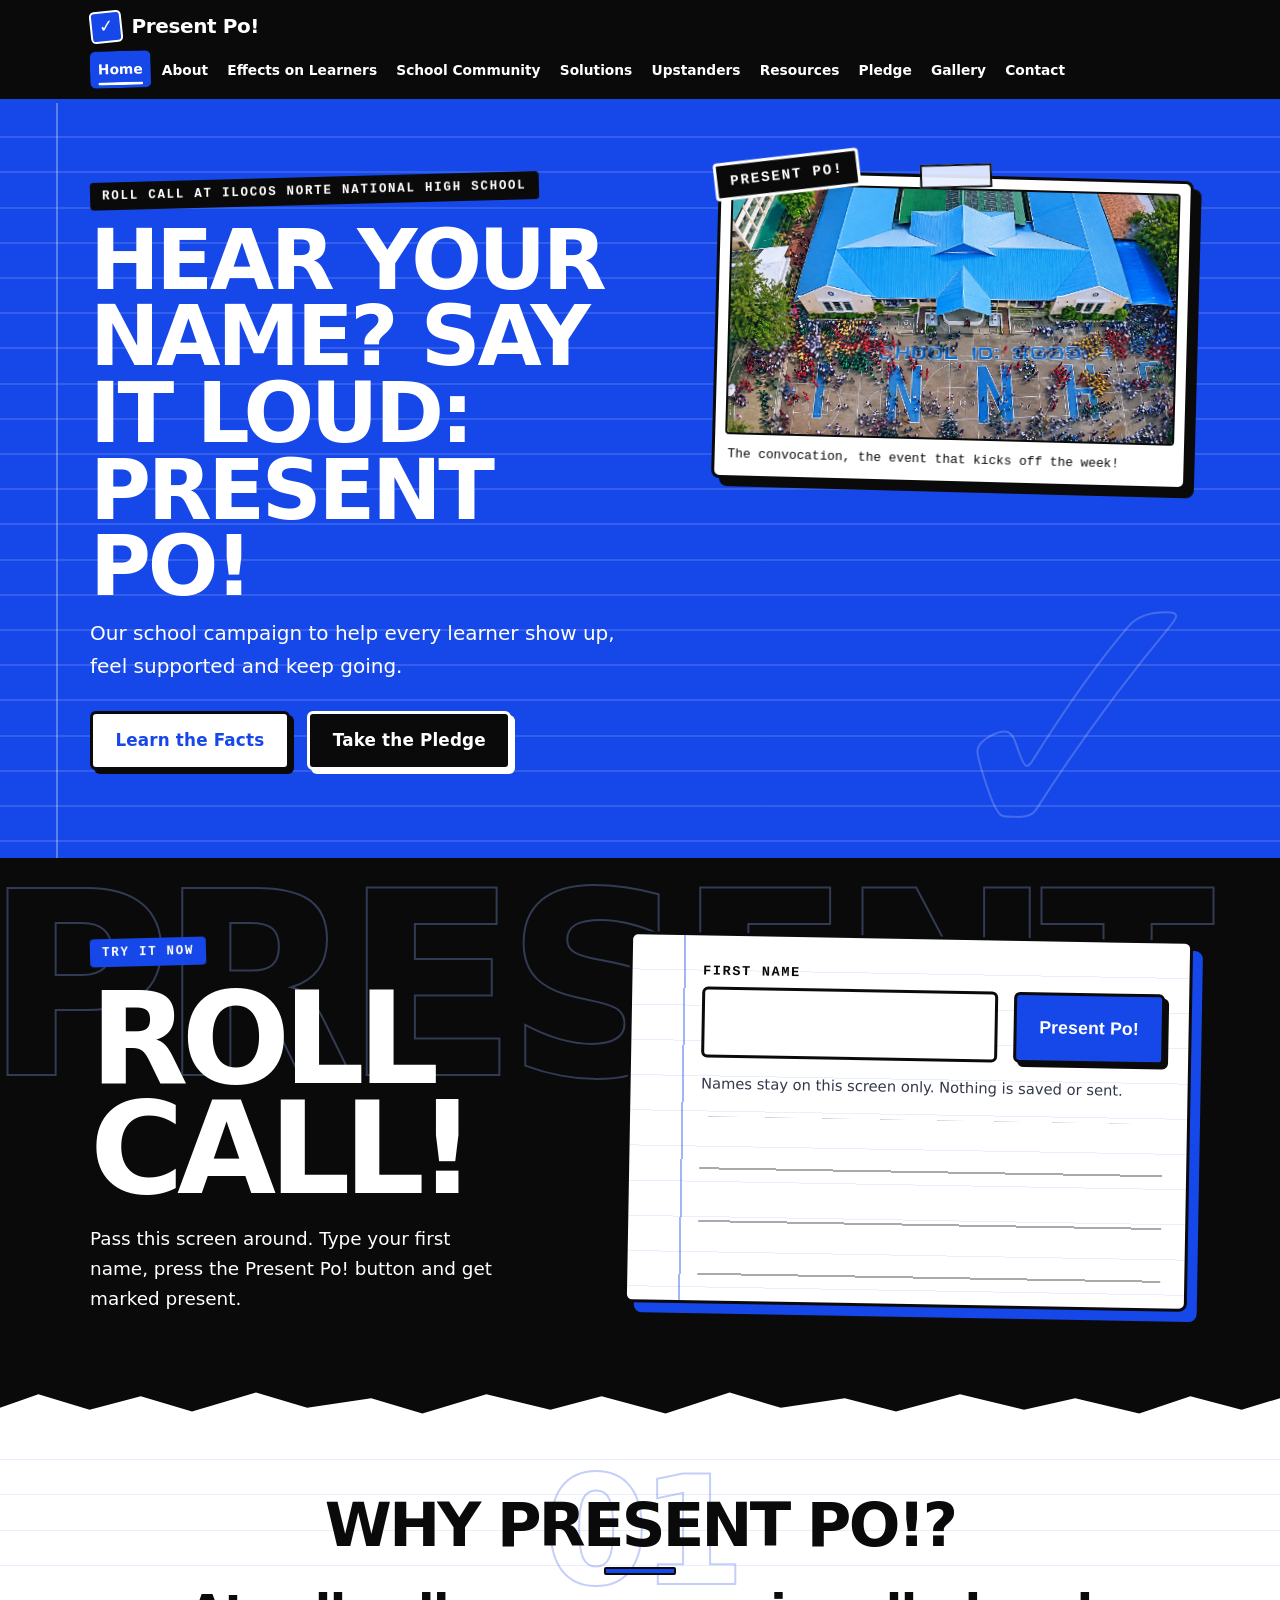
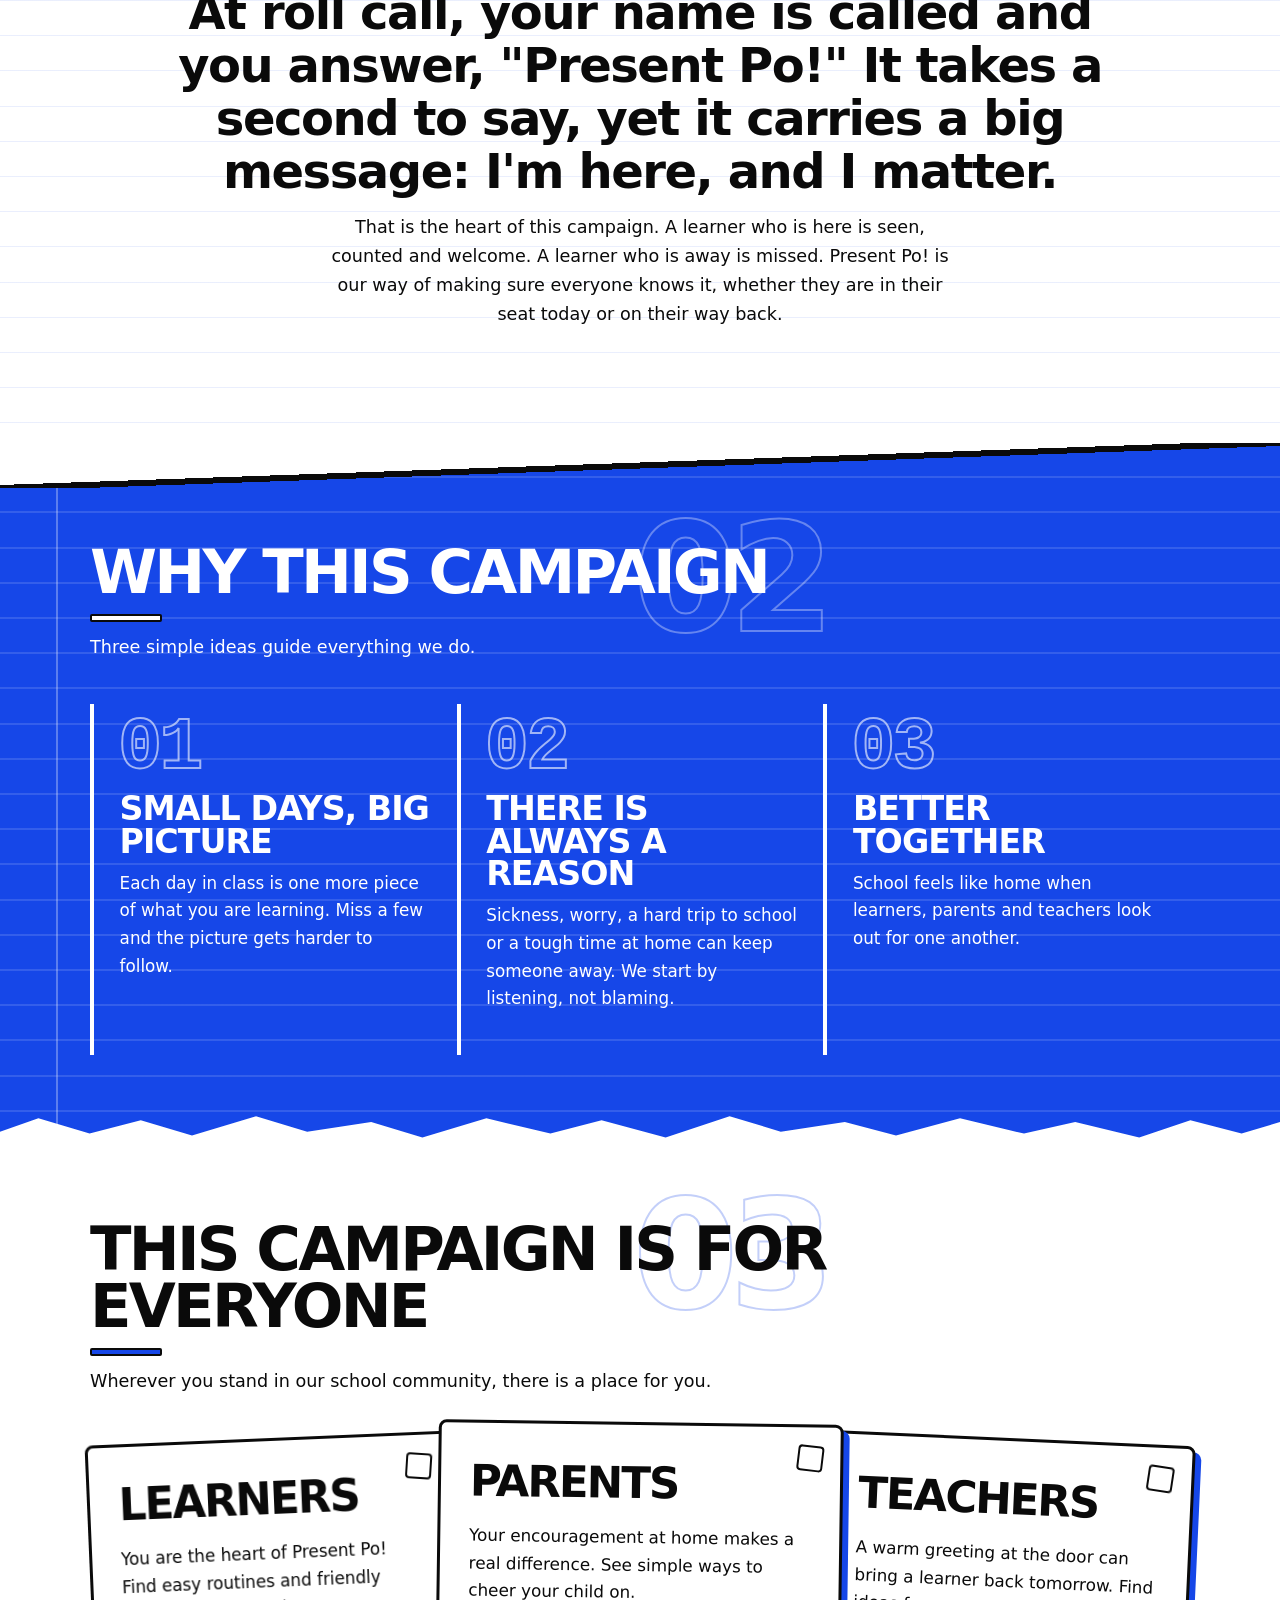
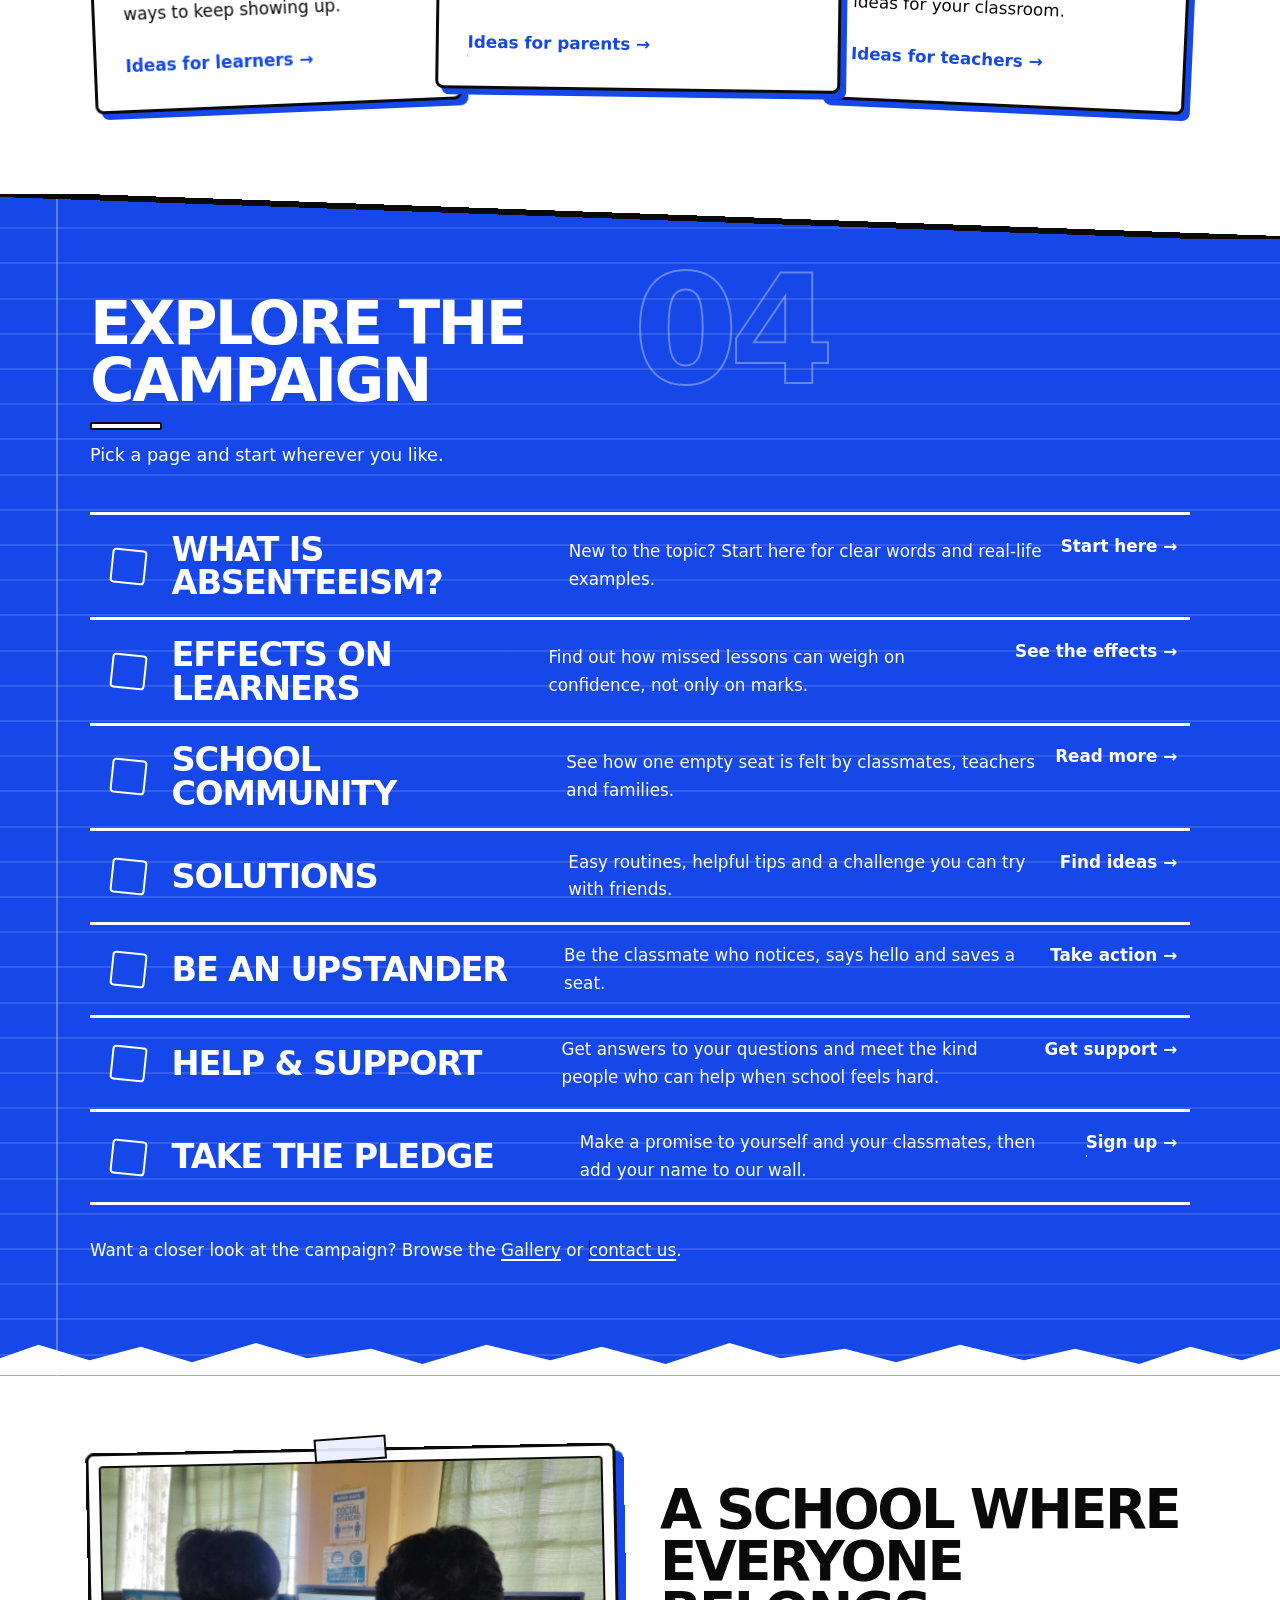
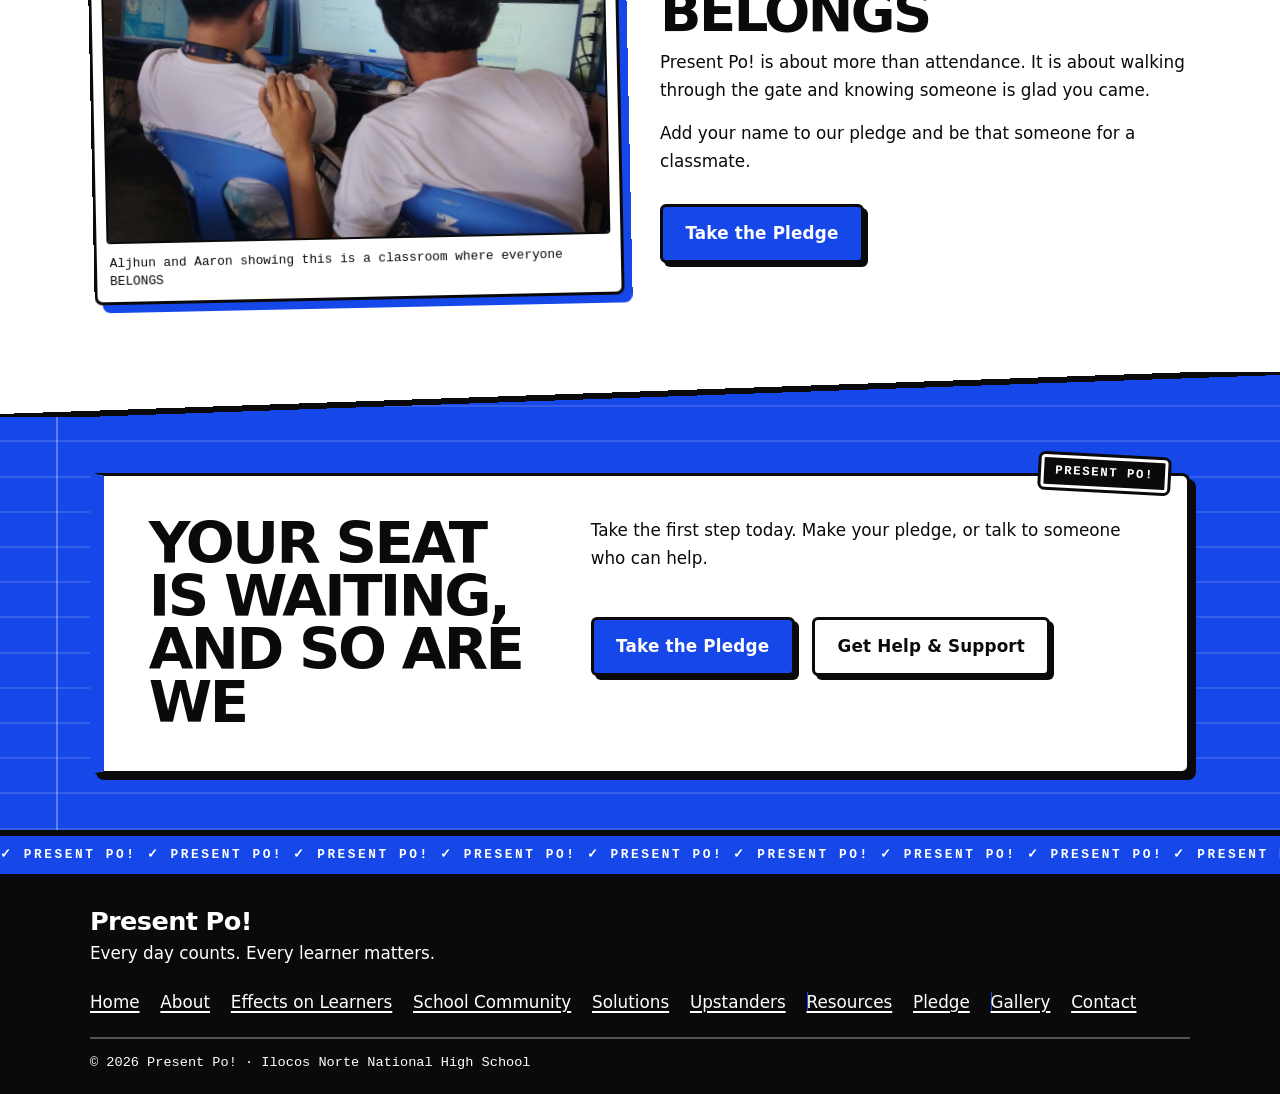
<file: index.html>
<!DOCTYPE html>
<html lang="en">
<head>
  <meta charset="utf-8">
  <meta name="viewport" content="width=device-width, initial-scale=1">
  <title>Present Po! | Ilocos Norte National High School</title>
  <meta name="description" content="Present Po! is the anti-absenteeism awareness campaign at Ilocos Norte National High School. Learn the facts, find support and take the pledge.">
  <link rel="stylesheet" href="css/style.css">
  <script src="js/main.js" defer></script>
</head>
<body>
  <a class="skip-link" href="#main">Skip to main content</a>

  <header class="site-header">
    <div class="container nav-bar">
      <a class="brand" href="index.html">Present Po!</a>
      <button class="nav-toggle" type="button" aria-expanded="false" aria-controls="nav-links">Menu</button>
      <nav aria-label="Main navigation">
        <ul class="nav-links" id="nav-links">
          <li><a href="index.html">Home</a></li>
          <li><a href="about-absenteeism.html">About</a></li>
          <li><a href="effects-on-learners.html">Effects on Learners</a></li>
          <li><a href="effects-on-school-community.html">School Community</a></li>
          <li><a href="solutions.html">Solutions</a></li>
          <li><a href="upstander.html">Upstanders</a></li>
          <li><a href="resources.html">Resources</a></li>
          <li><a href="pledge.html">Pledge</a></li>
          <li><a href="gallery.html">Gallery</a></li>
          <li><a href="contact.html">Contact</a></li>
        </ul>
      </nav>
    </div>
  </header>

  <main id="main">

    <section class="hero">
      <div class="container split">
        <div>
          <span class="eyebrow">Roll call at Ilocos Norte National High School</span>
          <h1>Hear your name? Say it loud: Present Po!</h1>
          <p class="lead">Our school campaign to help every learner show up, feel supported and keep going.</p>
          <div class="btn-row">
            <a class="btn btn-primary" href="about-absenteeism.html">Learn the Facts</a>
            <a class="btn btn-outline" href="pledge.html">Take the Pledge</a>
          </div>
        </div>

        <!-- IMG SLOT: HERO-01 -->
        <!-- RECOMMENDED PHOTO: Wide shot of the main school gate or entrance at about 7:30 am. A small group of learners in uniform walk in together, chatting. Stand about 10 metres back, hold the phone slightly below eye level, with the morning sun behind or beside you so faces are lit. Get permission from anyone whose face is clear. -->
        <!-- ASPECT RATIO: 16:9 -->
        <!-- SUGGESTED FILE NAME: images/hero-01.jpg -->
        <!-- ALT TEXT: Learners in school uniform walking through the school gate together on a sunny morning -->
        <figure class="img-slot r-16x9" data-slot="HERO-01">
          <img src="images/hero-01.png" alt="PASTE-ALT-TEXT-HERE">
          <figcaption>The convocation, the event that kicks off the week!</figcaption>
        </figure>
      </div>
    </section>

    <section class="rollcall" hidden>
      <div class="container rollcall-inner">
        <div>
          <span class="eyebrow">Try it now</span>
          <h2>Roll call!</h2>
          <p>Pass this screen around. Type your first name, press the Present Po! button and get marked present.</p>
        </div>
        <div>
          <form class="rollcall-form" action="#" method="get">
            <label for="rollcall-name">First name</label>
            <div class="rollcall-row">
              <input type="text" id="rollcall-name" name="name" maxlength="24" autocomplete="off">
              <button class="btn btn-primary" type="submit">Present Po!</button>
            </div>
          </form>
          <p class="rollcall-msg" role="status"></p>
          <p class="rollcall-note">Names stay on this screen only. Nothing is saved or sent.</p>
          <ol class="rollcall-list" aria-label="Roll call"></ol>
        </div>
      </div>
    </section>

    <section>
      <div class="container">
        <div class="section-head section-head-center">
          <h2>Why Present Po!?</h2>
          <p>At roll call, your name is called and you answer, "Present Po!" It takes a second to say, yet it carries a big message: I'm here, and I matter.</p>
          <p>That is the heart of this campaign. A learner who is here is seen, counted and welcome. A learner who is away is missed. Present Po! is our way of making sure everyone knows it, whether they are in their seat today or on their way back.</p>
        </div>
      </div>
    </section>

    <section class="section-tint">
      <div class="container">
        <div class="section-head">
          <h2>Why this campaign</h2>
          <p>Three simple ideas guide everything we do.</p>
        </div>
        <div class="grid">
          <article class="card card-accent">
            <h3>Small days, big picture</h3>
            <p>Each day in class is one more piece of what you are learning. Miss a few and the picture gets harder to follow.</p>
          </article>
          <article class="card card-accent">
            <h3>There is always a reason</h3>
            <p>Sickness, worry, a hard trip to school or a tough time at home can keep someone away. We start by listening, not blaming.</p>
          </article>
          <article class="card card-accent">
            <h3>Better together</h3>
            <p>School feels like home when learners, parents and teachers look out for one another.</p>
          </article>
        </div>
      </div>
    </section>

    <section>
      <div class="container">
        <div class="section-head">
          <h2>This campaign is for everyone</h2>
          <p>Wherever you stand in our school community, there is a place for you.</p>
        </div>
        <div class="grid">
          <article class="card card-preview">
            <h3>Learners</h3>
            <p>You are the heart of Present Po! Find easy routines and friendly ways to keep showing up.</p>
            <a class="card-link" href="solutions.html#learners">Ideas for learners &rarr;</a>
          </article>
          <article class="card card-preview">
            <h3>Parents</h3>
            <p>Your encouragement at home makes a real difference. See simple ways to cheer your child on.</p>
            <a class="card-link" href="solutions.html#parents">Ideas for parents &rarr;</a>
          </article>
          <article class="card card-preview">
            <h3>Teachers</h3>
            <p>A warm greeting at the door can bring a learner back tomorrow. Find ideas for your classroom.</p>
            <a class="card-link" href="solutions.html#teachers">Ideas for teachers &rarr;</a>
          </article>
        </div>
      </div>
    </section>

    <section class="section-tint">
      <div class="container">
        <div class="section-head">
          <h2>Explore the campaign</h2>
          <p>Pick a page and start wherever you like.</p>
        </div>
        <div class="grid">
          <article class="card card-preview">
            <h3>What Is Absenteeism?</h3>
            <p>New to the topic? Start here for clear words and real-life examples.</p>
            <a class="card-link" href="about-absenteeism.html">Start here &rarr;</a>
          </article>
          <article class="card card-preview">
            <h3>Effects on Learners</h3>
            <p>Find out how missed lessons can weigh on confidence, not only on marks.</p>
            <a class="card-link" href="effects-on-learners.html">See the effects &rarr;</a>
          </article>
          <article class="card card-preview">
            <h3>School Community</h3>
            <p>See how one empty seat is felt by classmates, teachers and families.</p>
            <a class="card-link" href="effects-on-school-community.html">Read more &rarr;</a>
          </article>
          <article class="card card-preview">
            <h3>Solutions</h3>
            <p>Easy routines, helpful tips and a challenge you can try with friends.</p>
            <a class="card-link" href="solutions.html">Find ideas &rarr;</a>
          </article>
          <article class="card card-preview">
            <h3>Be an Upstander</h3>
            <p>Be the classmate who notices, says hello and saves a seat.</p>
            <a class="card-link" href="upstander.html">Take action &rarr;</a>
          </article>
          <article class="card card-preview">
            <h3>Help &amp; Support</h3>
            <p>Get answers to your questions and meet the kind people who can help when school feels hard.</p>
            <a class="card-link" href="resources.html">Get support &rarr;</a>
          </article>
          <article class="card card-preview">
            <h3>Take the Pledge</h3>
            <p>Make a promise to yourself and your classmates, then add your name to our wall.</p>
            <a class="card-link" href="pledge.html">Sign up &rarr;</a>
          </article>
        </div>
        <p>Want a closer look at the campaign? Browse the <a href="gallery.html">Gallery</a> or <a href="contact.html">contact us</a>.</p>
      </div>
    </section>

    <section>
      <div class="container split">
        <!-- IMG SLOT: HOME-02 -->
        <!-- RECOMMENDED PHOTO: Two learners walking side by side down a school corridor, one with a friendly hand on the other's shoulder. Shoot from behind at head height in daylight so no faces show. Ask both learners for permission first, since they can still be recognised by their bags or build. -->
        <!-- ASPECT RATIO: 4:3 -->
        <!-- SUGGESTED FILE NAME: images/home-02.jpg -->
        <!-- ALT TEXT: Two learners walking down a school corridor together, one with a hand on the other's shoulder -->
        <figure class="img-slot r-4x3" data-slot="HOME-02">
          <img src="images/home-02.jpg" alt="PASTE-ALT-TEXT-HERE">
          <figcaption>Aljhun and Aaron showing this is a classroom where everyone BELONGS</figcaption>
        </figure>

        <div>
          <h2>A school where everyone belongs</h2>
          <p>Present Po! is about more than attendance. It is about walking through the gate and knowing someone is glad you came.</p>
          <p>Add your name to our pledge and be that someone for a classmate.</p>
          <div class="btn-row">
            <a class="btn btn-primary" href="pledge.html">Take the Pledge</a>
          </div>
        </div>
      </div>
    </section>

    <section class="section-tint">
      <div class="container">
        <div class="callout">
          <h2>Your seat is waiting, and so are we</h2>
          <p>Take the first step today. Make your pledge, or talk to someone who can help.</p>
          <div class="btn-row">
            <a class="btn btn-primary" href="pledge.html">Take the Pledge</a>
            <a class="btn btn-outline-dark" href="resources.html">Get Help &amp; Support</a>
          </div>
        </div>
      </div>
    </section>

  </main>

  <footer class="site-footer">
    <div class="container">
      <h2>Present Po!</h2>
      <p>Every day counts. Every learner matters.</p>
      <ul class="footer-nav">
        <li><a href="index.html">Home</a></li>
        <li><a href="about-absenteeism.html">About</a></li>
        <li><a href="effects-on-learners.html">Effects on Learners</a></li>
        <li><a href="effects-on-school-community.html">School Community</a></li>
        <li><a href="solutions.html">Solutions</a></li>
        <li><a href="upstander.html">Upstanders</a></li>
        <li><a href="resources.html">Resources</a></li>
        <li><a href="pledge.html">Pledge</a></li>
        <li><a href="gallery.html">Gallery</a></li>
        <li><a href="contact.html">Contact</a></li>
      </ul>
      <p class="copyright">&copy; 2026 Present Po! &middot; Ilocos Norte National High School</p>
    </div>
  </footer>
</body>
</html>
</file>
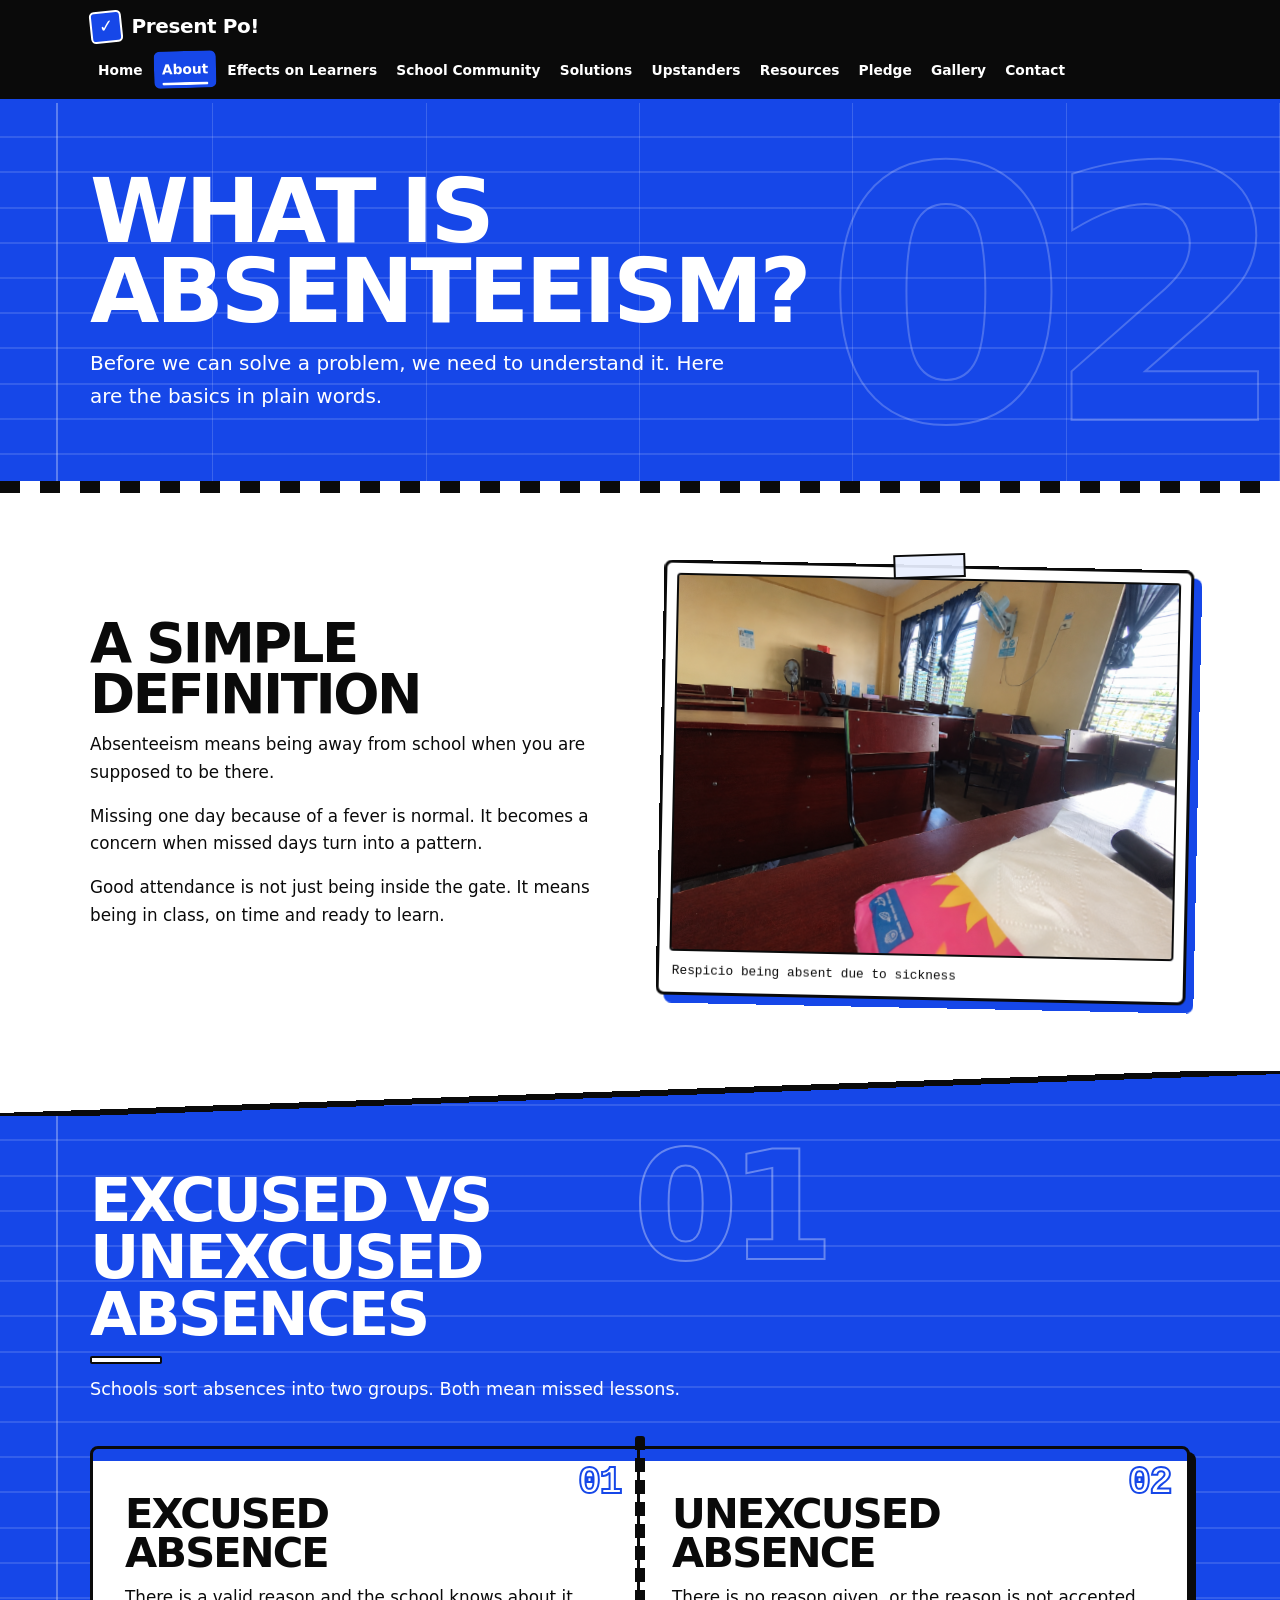
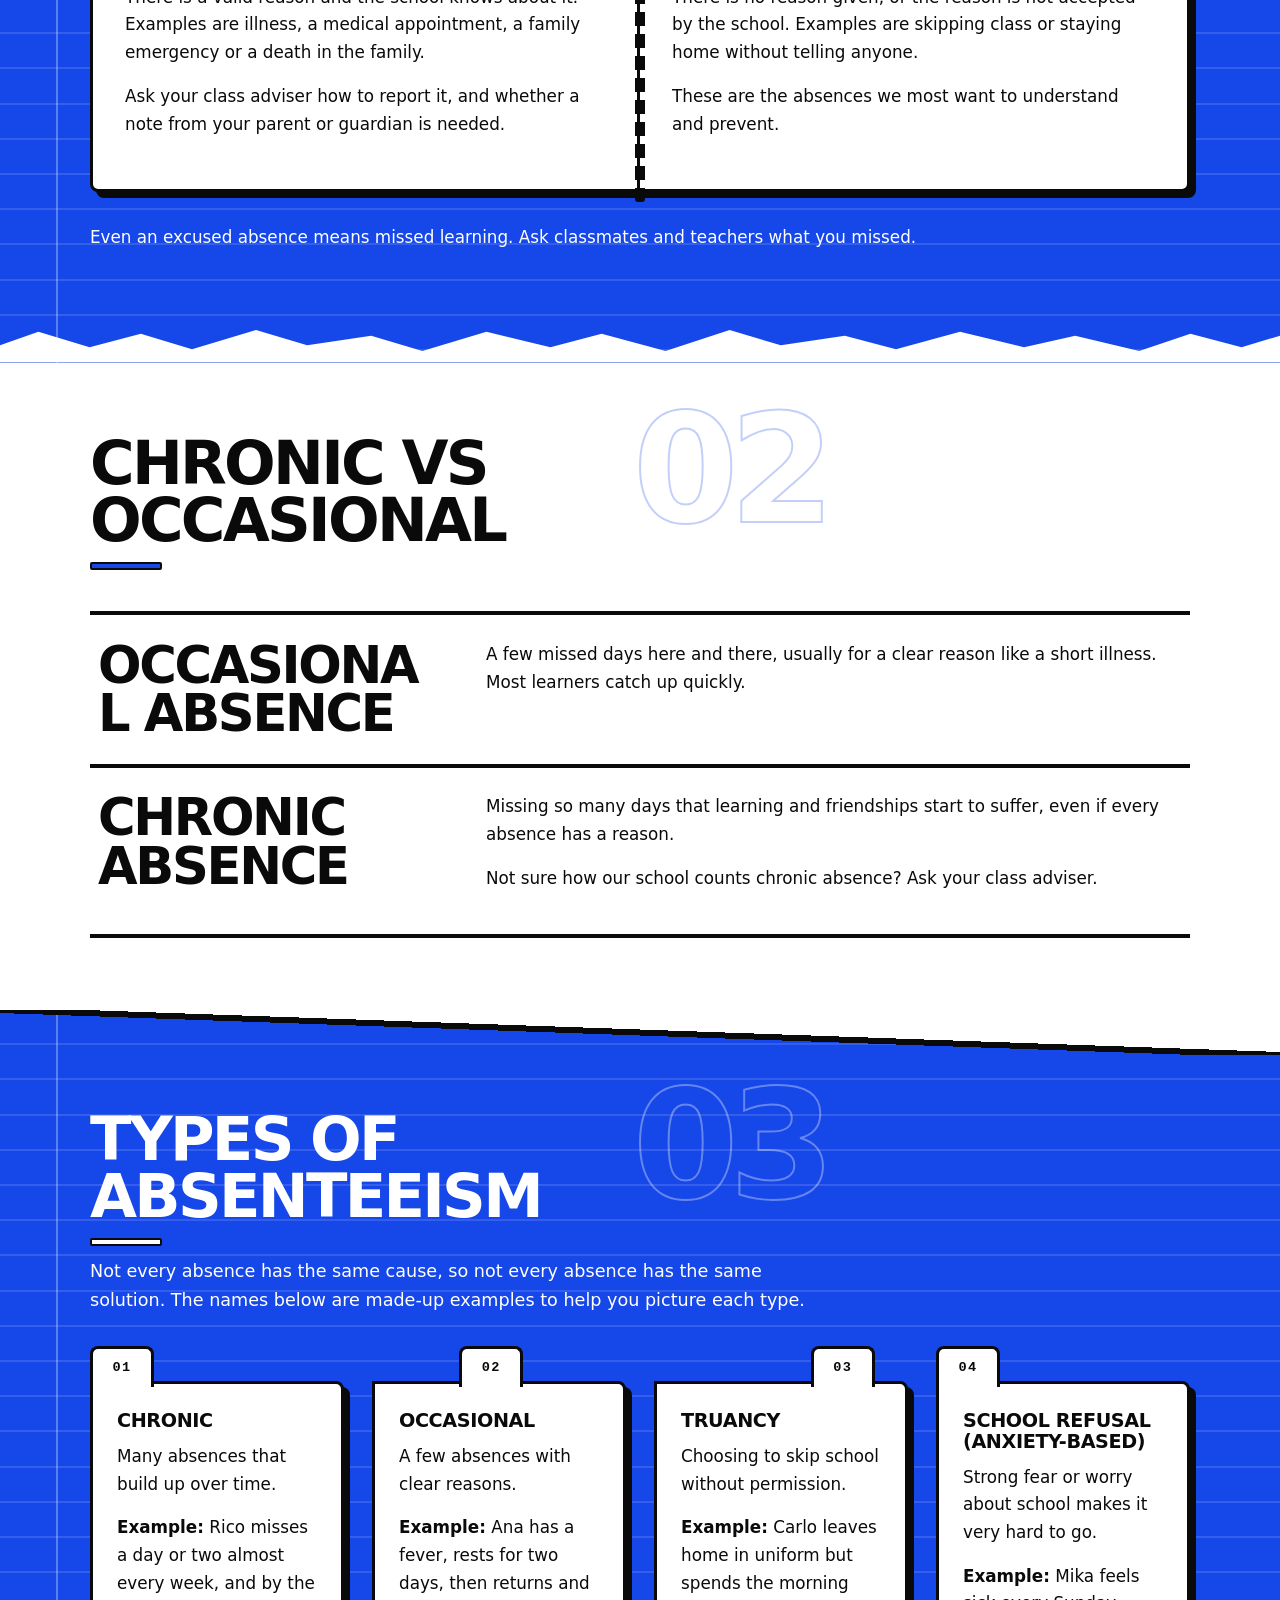
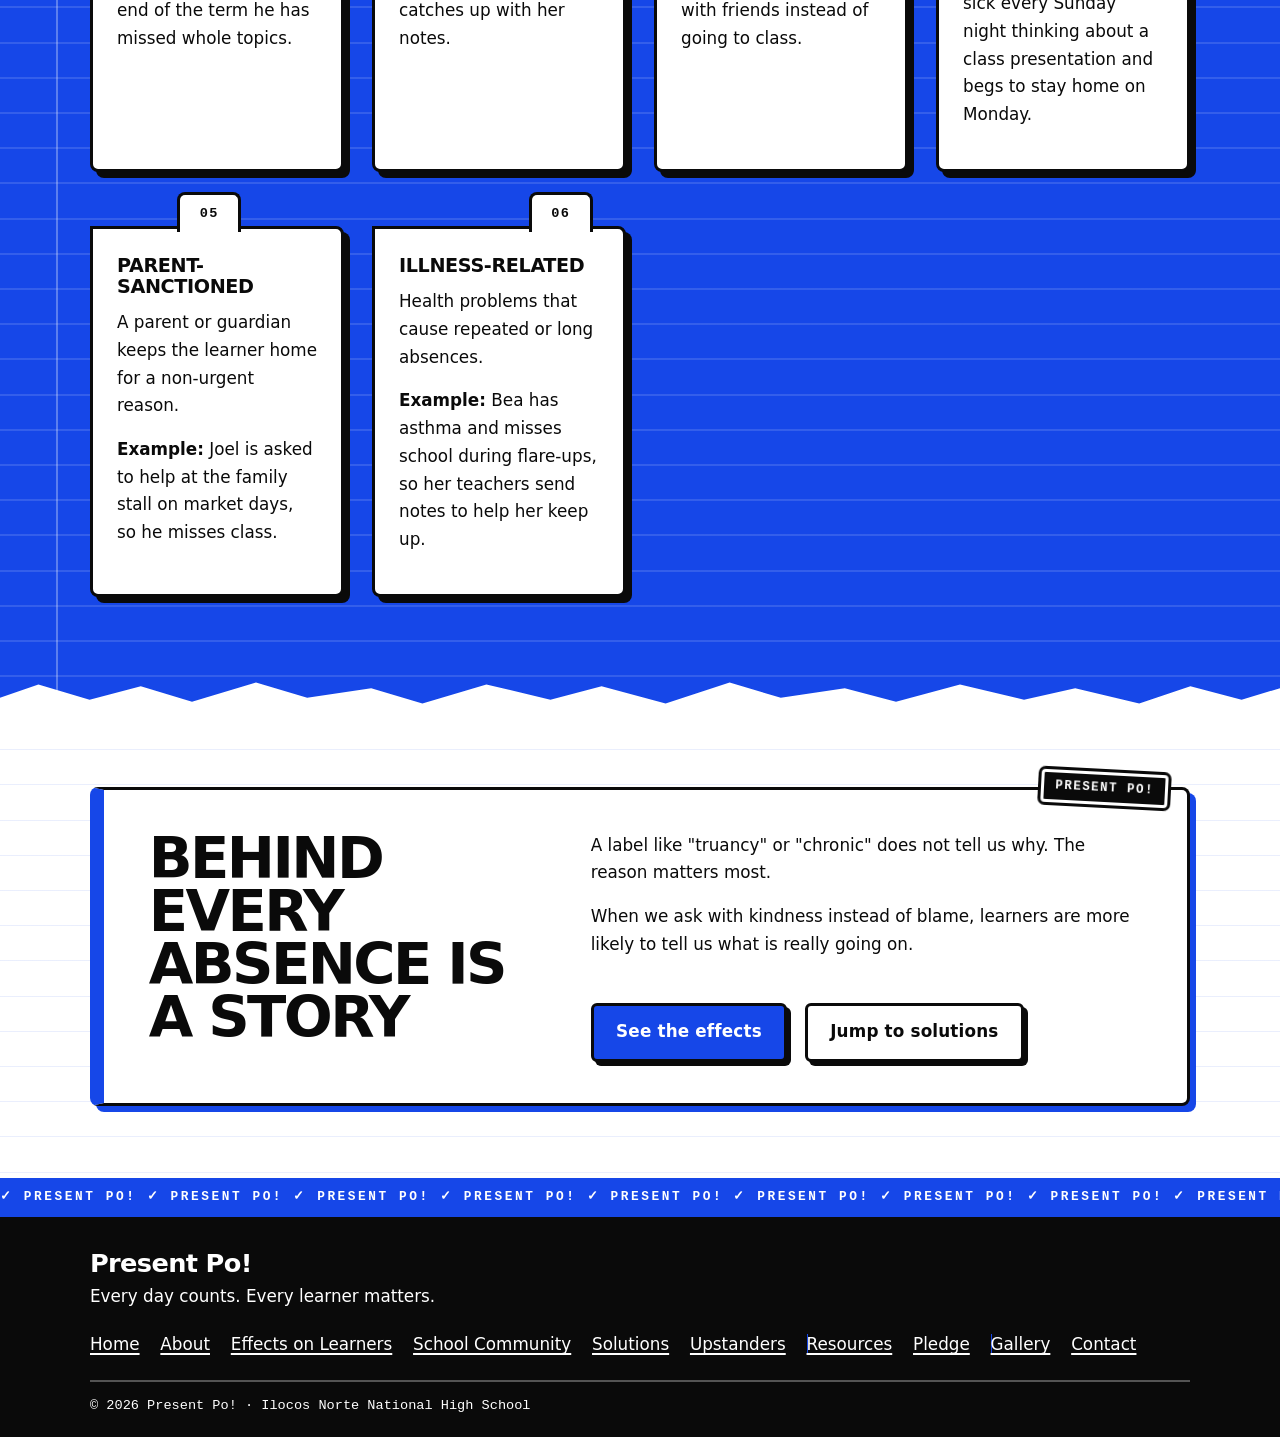
<file: about-absenteeism.html>
<!DOCTYPE html>
<html lang="en">
<head>
  <meta charset="utf-8">
  <meta name="viewport" content="width=device-width, initial-scale=1">
  <title>What Is Absenteeism? | Present Po! | Ilocos Norte National High School</title>
  <meta name="description" content="Learn what absenteeism means, the difference between excused and unexcused absences, and the main types of absenteeism.">
  <link rel="stylesheet" href="css/style.css">
  <script src="js/main.js" defer></script>
</head>
<body>
  <a class="skip-link" href="#main">Skip to main content</a>

  <header class="site-header">
    <div class="container nav-bar">
      <a class="brand" href="index.html">Present Po!</a>
      <button class="nav-toggle" type="button" aria-expanded="false" aria-controls="nav-links">Menu</button>
      <nav aria-label="Main navigation">
        <ul class="nav-links" id="nav-links">
          <li><a href="index.html">Home</a></li>
          <li><a href="about-absenteeism.html">About</a></li>
          <li><a href="effects-on-learners.html">Effects on Learners</a></li>
          <li><a href="effects-on-school-community.html">School Community</a></li>
          <li><a href="solutions.html">Solutions</a></li>
          <li><a href="upstander.html">Upstanders</a></li>
          <li><a href="resources.html">Resources</a></li>
          <li><a href="pledge.html">Pledge</a></li>
          <li><a href="gallery.html">Gallery</a></li>
          <li><a href="contact.html">Contact</a></li>
        </ul>
      </nav>
    </div>
  </header>

  <main id="main">

    <section class="page-banner">
      <div class="container">
        <h1>What Is Absenteeism?</h1>
        <p class="lead">Before we can solve a problem, we need to understand it. Here are the basics in plain words.</p>
      </div>
    </section>

    <section>
      <div class="container split">
        <div>
          <h2>A simple definition</h2>
          <p>Absenteeism means being away from school when you are supposed to be there.</p>
          <p>Missing one day because of a fever is normal. It becomes a concern when missed days turn into a pattern.</p>
          <p>Good attendance is not just being inside the gate. It means being in class, on time and ready to learn.</p>
        </div>

        <!-- IMG SLOT: ABOUT-01 -->
        <!-- RECOMMENDED PHOTO: Wide shot from the back of an empty classroom in morning light, with one chair pushed back and a backpack left on a desk. Shoot at eye level using natural window light and keep the rows of desks in view. -->
        <!-- ASPECT RATIO: 4:3 -->
        <!-- SUGGESTED FILE NAME: images/about-01.jpg -->
        <!-- ALT TEXT: An empty classroom in morning light with one chair pushed back and a backpack on a desk -->
        <figure class="img-slot r-4x3" data-slot="ABOUT-01">
          <img src="images/about-01.png" alt="PASTE-ALT-TEXT-HERE">
          <figcaption>Respicio being absent due to sickness</figcaption>	
        </figure>
      </div>
    </section>

    <section class="section-tint">
      <div class="container">
        <div class="section-head">
          <h2>Excused vs unexcused absences</h2>
          <p>Schools sort absences into two groups. Both mean missed lessons.</p>
        </div>
        <div class="grid">
          <article class="card card-accent">
            <h3>Excused absence</h3>
            <p>There is a valid reason and the school knows about it. Examples are illness, a medical appointment, a family emergency or a death in the family.</p>
            <p>Ask your class adviser how to report it, and whether a note from your parent or guardian is needed.</p>
          </article>
          <article class="card card-accent">
            <h3>Unexcused absence</h3>
            <p>There is no reason given, or the reason is not accepted by the school. Examples are skipping class or staying home without telling anyone.</p>
            <p>These are the absences we most want to understand and prevent.</p>
          </article>
        </div>
        <p>Even an excused absence means missed learning. Ask classmates and teachers what you missed.</p>
      </div>
    </section>

    <section>
      <div class="container">
        <div class="section-head">
          <h2>Chronic vs occasional</h2>
        </div>
        <div class="grid">
          <article class="card">
            <h3>Occasional absence</h3>
            <p>A few missed days here and there, usually for a clear reason like a short illness. Most learners catch up quickly.</p>
          </article>
          <article class="card">
            <h3>Chronic absence</h3>
            <p>Missing so many days that learning and friendships start to suffer, even if every absence has a reason.</p>
            <p>Not sure how our school counts chronic absence? Ask your class adviser.</p>
          </article>
        </div>
      </div>
    </section>

    <section class="section-tint">
      <div class="container">
        <div class="section-head">
          <h2>Types of absenteeism</h2>
          <p>Not every absence has the same cause, so not every absence has the same solution. The names below are made-up examples to help you picture each type.</p>
        </div>
        <div class="grid">
          <article class="card">
            <h3>Chronic</h3>
            <p>Many absences that build up over time.</p>
            <p><strong>Example:</strong> Rico misses a day or two almost every week, and by the end of the term he has missed whole topics.</p>
          </article>
          <article class="card">
            <h3>Occasional</h3>
            <p>A few absences with clear reasons.</p>
            <p><strong>Example:</strong> Ana has a fever, rests for two days, then returns and catches up with her notes.</p>
          </article>
          <article class="card">
            <h3>Truancy</h3>
            <p>Choosing to skip school without permission.</p>
            <p><strong>Example:</strong> Carlo leaves home in uniform but spends the morning with friends instead of going to class.</p>
          </article>
          <article class="card">
            <h3>School refusal (anxiety-based)</h3>
            <p>Strong fear or worry about school makes it very hard to go.</p>
            <p><strong>Example:</strong> Mika feels sick every Sunday night thinking about a class presentation and begs to stay home on Monday.</p>
          </article>
          <article class="card">
            <h3>Parent-sanctioned</h3>
            <p>A parent or guardian keeps the learner home for a non-urgent reason.</p>
            <p><strong>Example:</strong> Joel is asked to help at the family stall on market days, so he misses class.</p>
          </article>
          <article class="card">
            <h3>Illness-related</h3>
            <p>Health problems that cause repeated or long absences.</p>
            <p><strong>Example:</strong> Bea has asthma and misses school during flare-ups, so her teachers send notes to help her keep up.</p>
          </article>
        </div>
      </div>
    </section>

    <section>
      <div class="container">
        <div class="callout">
          <h2>Behind every absence is a story</h2>
          <p>A label like "truancy" or "chronic" does not tell us why. The reason matters most.</p>
          <p>When we ask with kindness instead of blame, learners are more likely to tell us what is really going on.</p>
          <div class="btn-row">
            <a class="btn btn-primary" href="effects-on-learners.html">See the effects</a>
            <a class="btn btn-outline-dark" href="solutions.html">Jump to solutions</a>
          </div>
        </div>
      </div>
    </section>

  </main>

  <footer class="site-footer">
    <div class="container">
      <h2>Present Po!</h2>
      <p>Every day counts. Every learner matters.</p>
      <ul class="footer-nav">
        <li><a href="index.html">Home</a></li>
        <li><a href="about-absenteeism.html">About</a></li>
        <li><a href="effects-on-learners.html">Effects on Learners</a></li>
        <li><a href="effects-on-school-community.html">School Community</a></li>
        <li><a href="solutions.html">Solutions</a></li>
        <li><a href="upstander.html">Upstanders</a></li>
        <li><a href="resources.html">Resources</a></li>
        <li><a href="pledge.html">Pledge</a></li>
        <li><a href="gallery.html">Gallery</a></li>
        <li><a href="contact.html">Contact</a></li>
      </ul>
      <p class="copyright">&copy; 2026 Present Po! &middot; Ilocos Norte National High School</p>
    </div>
  </footer>
</body>
</html>
</file>
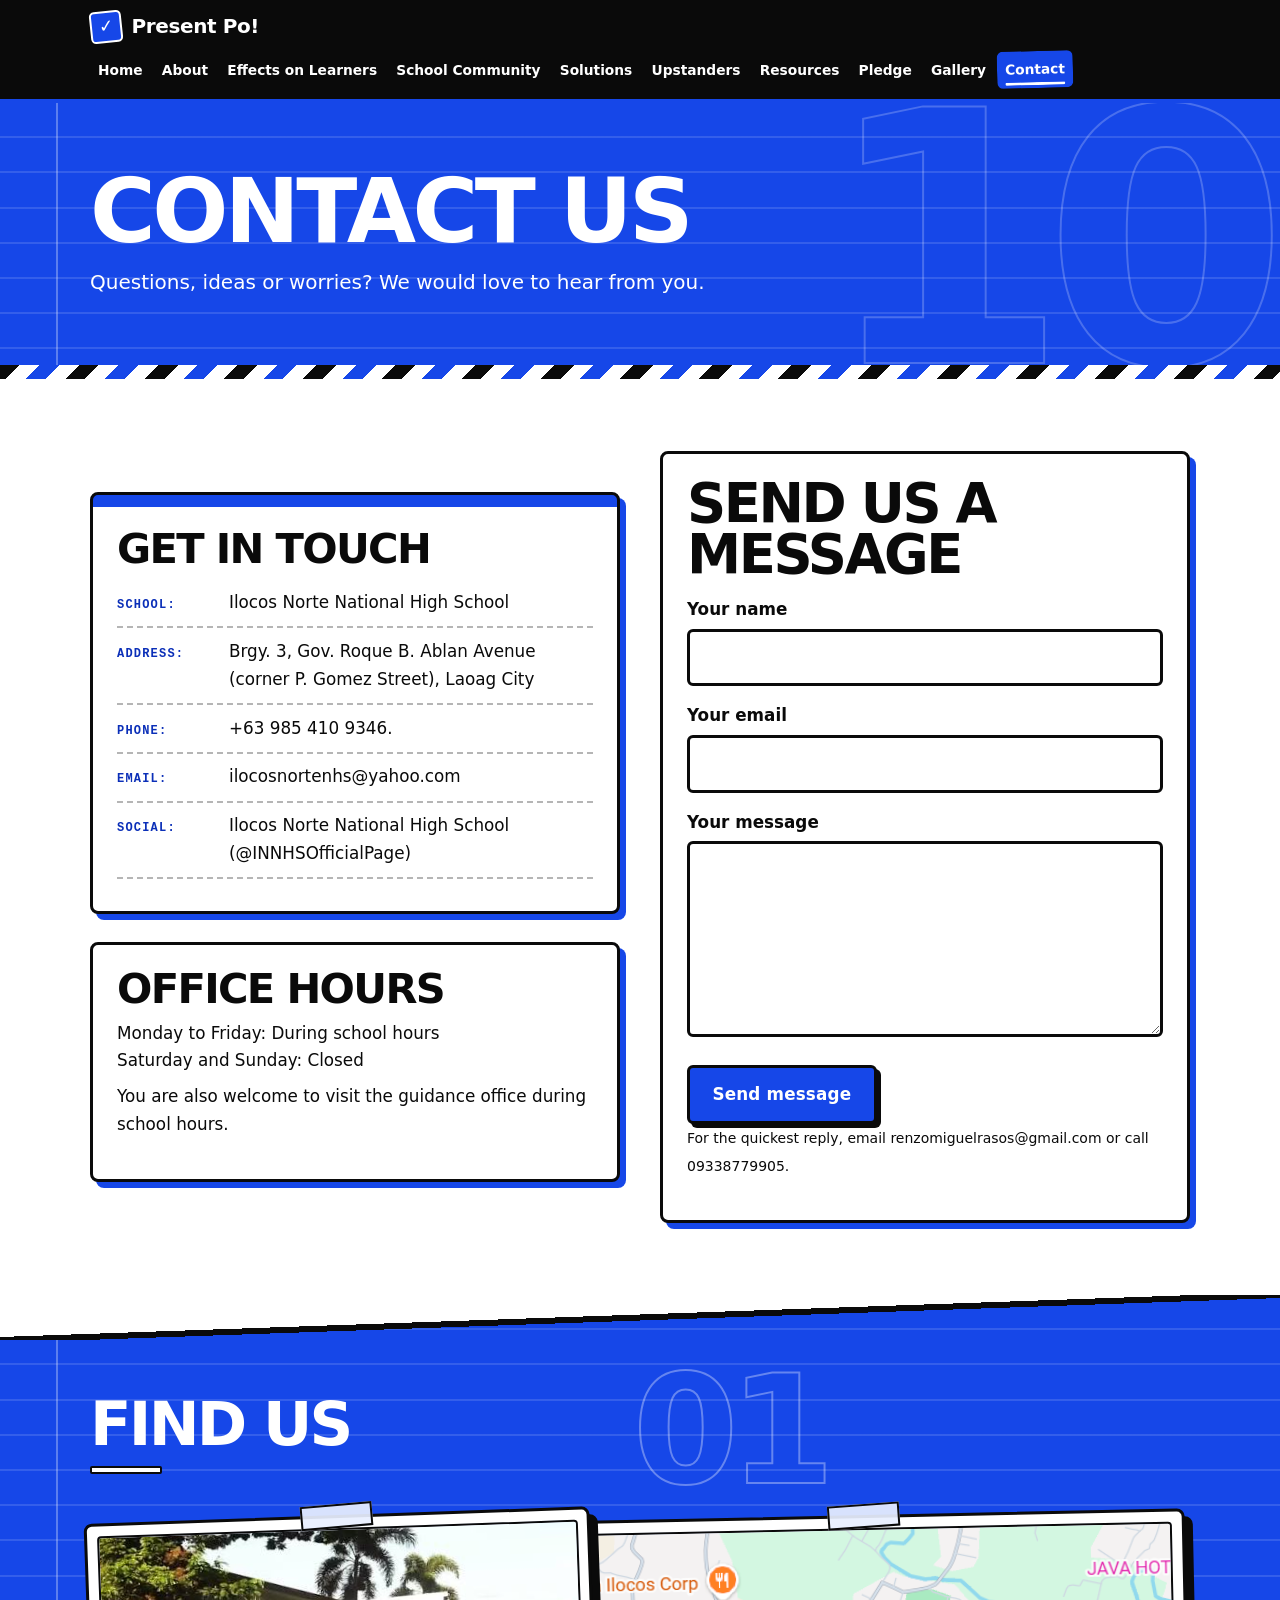
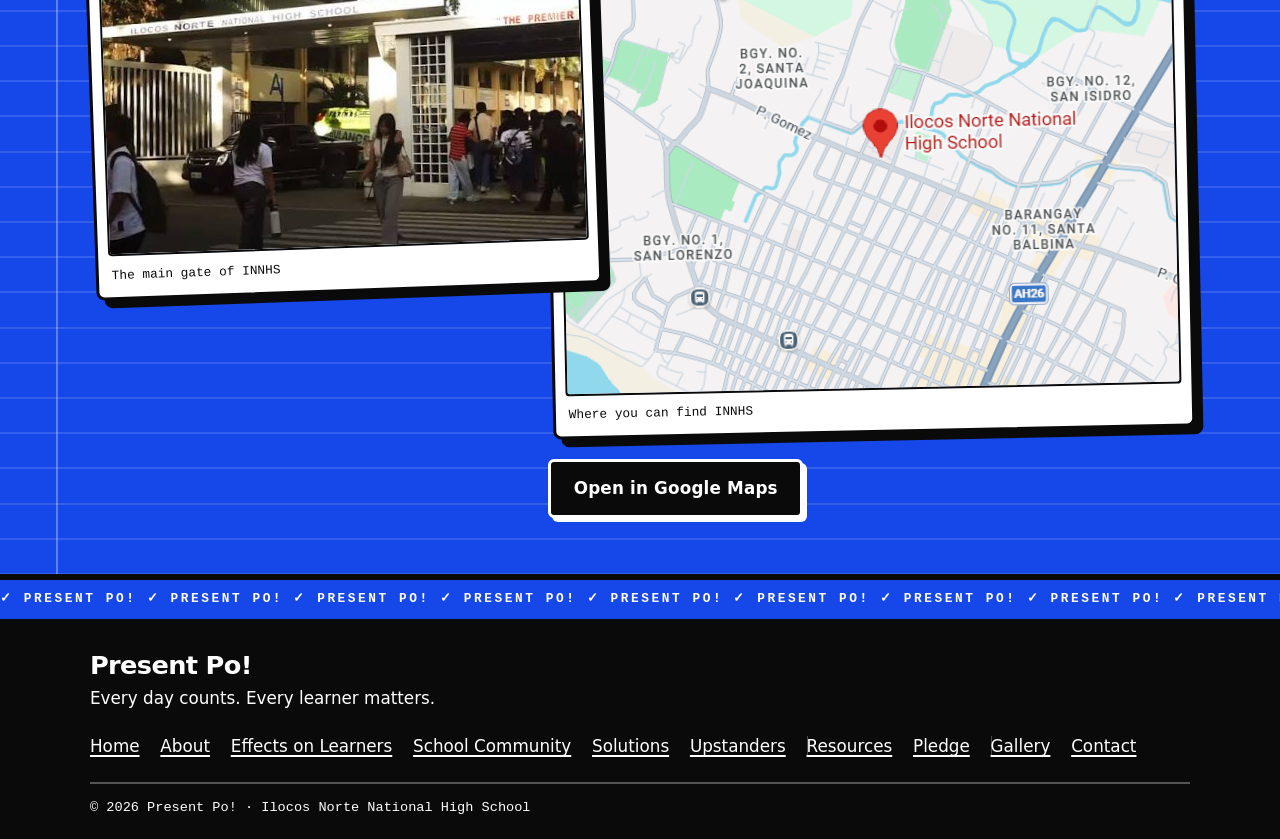
<file: contact.html>
<!DOCTYPE html>
<html lang="en">
<head>
  <meta charset="utf-8">
  <meta name="viewport" content="width=device-width, initial-scale=1">
  <title>Contact Us | Present Po! | Ilocos Norte National High School</title>
  <meta name="description" content="How to contact the Present Po! campaign team at Ilocos Norte National High School.">
  <link rel="stylesheet" href="css/style.css">
  <script src="js/main.js" defer></script>
</head>
<body>
  <a class="skip-link" href="#main">Skip to main content</a>

  <header class="site-header">
    <div class="container nav-bar">
      <a class="brand" href="index.html">Present Po!</a>
      <button class="nav-toggle" type="button" aria-expanded="false" aria-controls="nav-links">Menu</button>
      <nav aria-label="Main navigation">
        <ul class="nav-links" id="nav-links">
          <li><a href="index.html">Home</a></li>
          <li><a href="about-absenteeism.html">About</a></li>
          <li><a href="effects-on-learners.html">Effects on Learners</a></li>
          <li><a href="effects-on-school-community.html">School Community</a></li>
          <li><a href="solutions.html">Solutions</a></li>
          <li><a href="upstander.html">Upstanders</a></li>
          <li><a href="resources.html">Resources</a></li>
          <li><a href="pledge.html">Pledge</a></li>
          <li><a href="gallery.html">Gallery</a></li>
          <li><a href="contact.html">Contact</a></li>
        </ul>
      </nav>
    </div>
  </header>

  <main id="main">

    <section class="page-banner">
      <div class="container">
        <h1>Contact Us</h1>
        <p class="lead">Questions, ideas or worries? We would love to hear from you.</p>
      </div>
    </section>

    <section>
      <div class="container split">
        <div>
          <article class="card card-accent">
            <h2>Get in touch</h2>
            <ul>
              <li><strong>School:</strong> Ilocos Norte National High School</li>
              <li><strong>Address:</strong>  Brgy. 3, Gov. Roque B. Ablan Avenue (corner P. Gomez Street), Laoag City</li>
              <li><strong>Phone:</strong> +63 985 410 9346.</li>
              <li><strong>Email:</strong>  ilocosnortenhs@yahoo.com</li>
              <li><strong>Social:</strong> Ilocos Norte National High School (@INNHSOfficialPage) </li>
            </ul>
          </article>
          <br>
          <article class="card">
            <h2>Office hours</h2>
            <ul>
              <li>Monday to Friday: During school hours</li>
              <li>Saturday and Sunday: Closed</li>
            </ul>
            <p>You are also welcome to visit the guidance office during school hours.</p>
          </article>
        </div>

        <div class="card">
          <h2>Send us a message</h2>
          <form class="form" action="#" method="get">
            <label for="name">Your name</label>
            <input type="text" id="name" name="name" autocomplete="name" required>

            <label for="email">Your email</label>
            <input type="email" id="email" name="email" autocomplete="email" required>

            <label for="message">Your message</label>
            <textarea id="message" name="message" rows="6" required></textarea>

            <button class="btn btn-primary" type="submit">Send message</button>
          </form>
          <p><small>For the quickest reply, email renzomiguelrasos@gmail.com or call 09338779905.</small></p>
        </div>
      </div>
    </section>

    <section class="section-tint">
      <div class="container">
        <div class="section-head">
          <h2>Find us</h2>
        </div>
        <div class="split">
          <!-- IMG SLOT: CON-01 -->
          <!-- RECOMMENDED PHOTO: The school main gate or entrance sign, shot straight on from across the road or path at mid-morning with the sign fully readable. Keep the frame clear of passing people. -->
          <!-- ASPECT RATIO: 3:2 -->
          <!-- SUGGESTED FILE NAME: images/con-01.jpg -->
          <!-- ALT TEXT: The main entrance and sign of Ilocos Norte National High School -->
          <figure class="img-slot r-3x2" data-slot="CON-01">
            <img src="images/con-01.jpg" alt="PASTE-ALT-TEXT-HERE">
            <figcaption>The main gate of INNHS</figcaption>
          </figure>

          <div class="map-box">
            <!-- IMG SLOT: MAP-01 -->
            <!-- RECOMMENDED PHOTO: A Google Maps screenshot of Ilocos Norte National High School, zoomed in so the school grounds and the nearest streets are readable, with the pin or school label in view. Crop it to 4:3. -->
            <!-- ASPECT RATIO: 4:3 -->
            <!-- SUGGESTED FILE NAME: images/map-innhs.jpg -->
            <!-- ALT TEXT: A map showing the location of Ilocos Norte National High School -->
            <figure class="img-slot r-4x3" data-slot="MAP-01">
              <img src="images/map-01.png" alt="A map showing the location of Ilocos Norte National High School">
              <figcaption>Where you can find INNHS</figcaption>
            </figure>
            <a class="btn btn-outline" href="https://www.google.com/maps/place/Ilocos+Norte+National+High+School/@18.2042535,120.5886496,17z/data=!3m1!4b1!4m6!3m5!1s0x338ec89955823939:0x3ecbae918244a8f3!8m2!3d18.2042484!4d120.5912245!16s%2Fm%2F0bmbb3b" target="_blank" rel="noopener noreferrer">Open in Google Maps</a>
          </div>
        </div>
      </div>
    </section>

  </main>

  <footer class="site-footer">
    <div class="container">
      <h2>Present Po!</h2>
      <p>Every day counts. Every learner matters.</p>
      <ul class="footer-nav">
        <li><a href="index.html">Home</a></li>
        <li><a href="about-absenteeism.html">About</a></li>
        <li><a href="effects-on-learners.html">Effects on Learners</a></li>
        <li><a href="effects-on-school-community.html">School Community</a></li>
        <li><a href="solutions.html">Solutions</a></li>
        <li><a href="upstander.html">Upstanders</a></li>
        <li><a href="resources.html">Resources</a></li>
        <li><a href="pledge.html">Pledge</a></li>
        <li><a href="gallery.html">Gallery</a></li>
        <li><a href="contact.html">Contact</a></li>
      </ul>
      <p class="copyright">&copy; 2026 Present Po! &middot; Ilocos Norte National High School</p>
    </div>
  </footer>
</body>
</html>
</file>
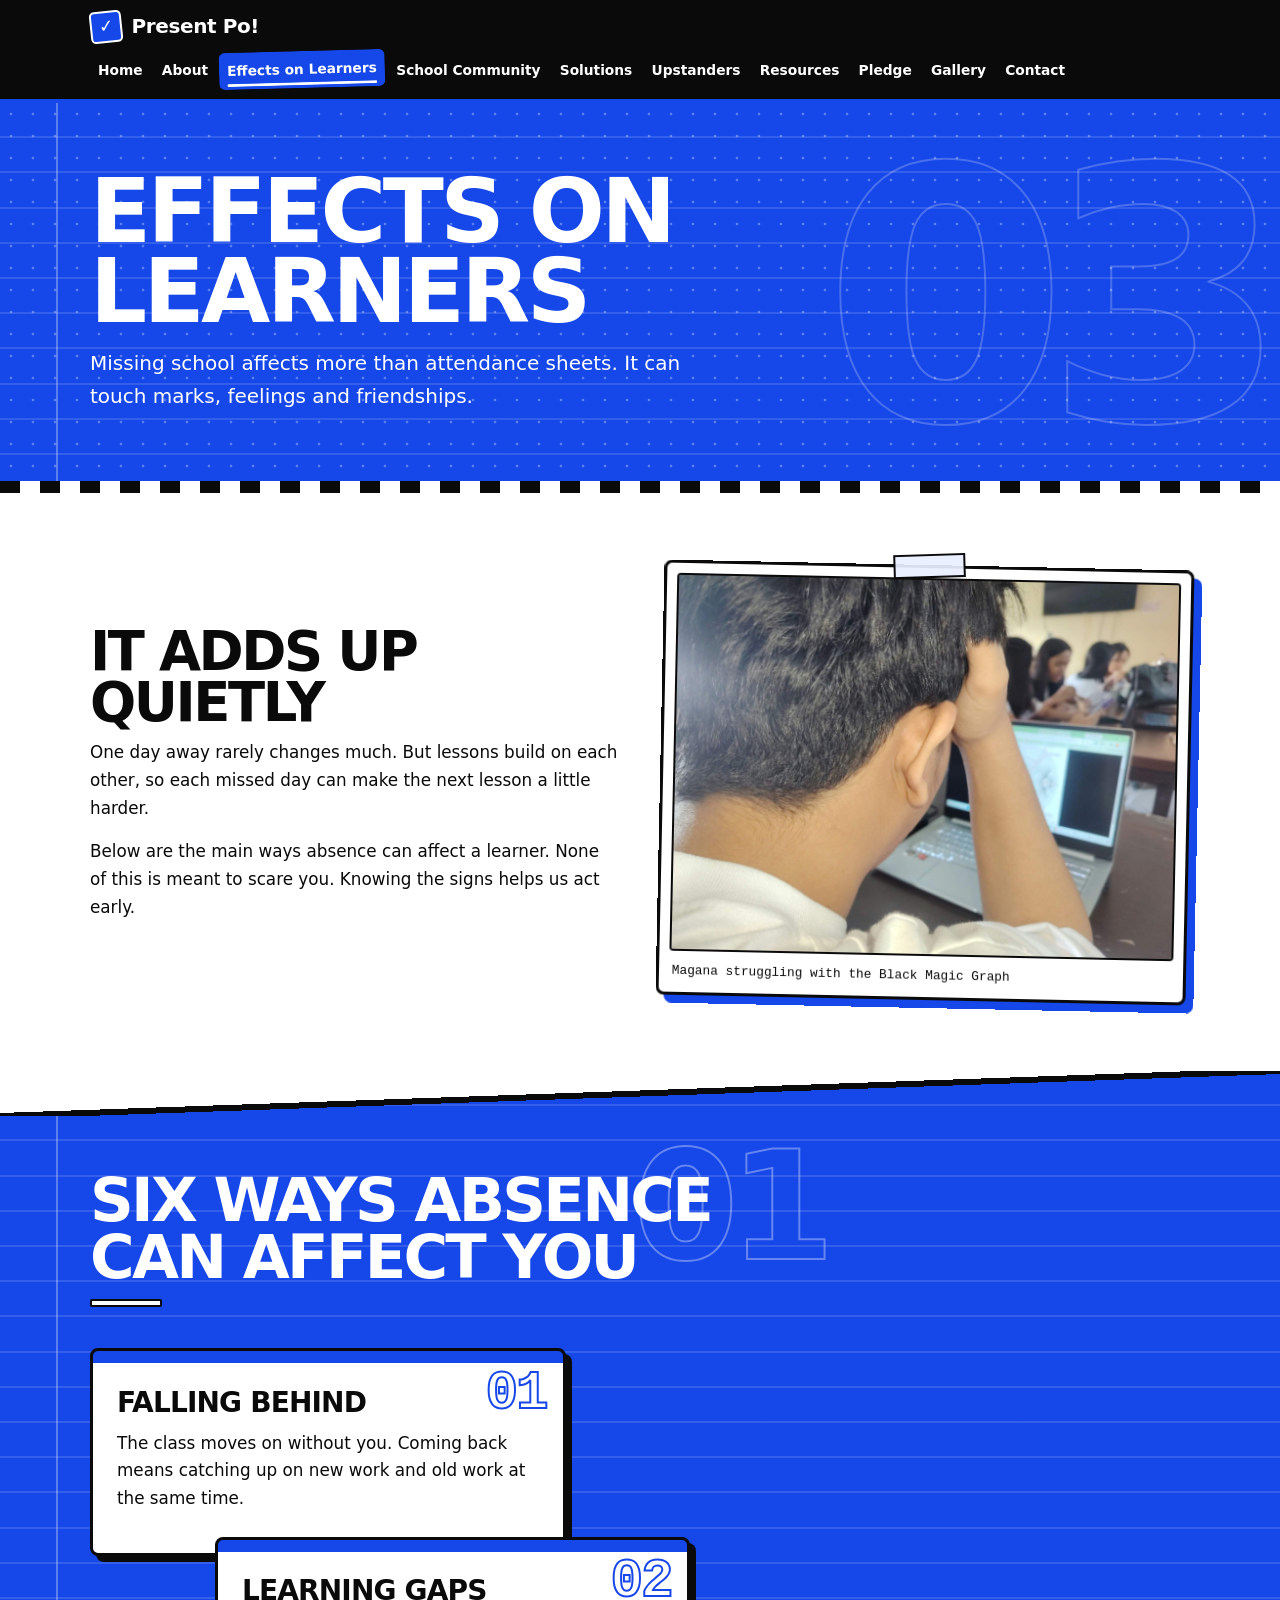
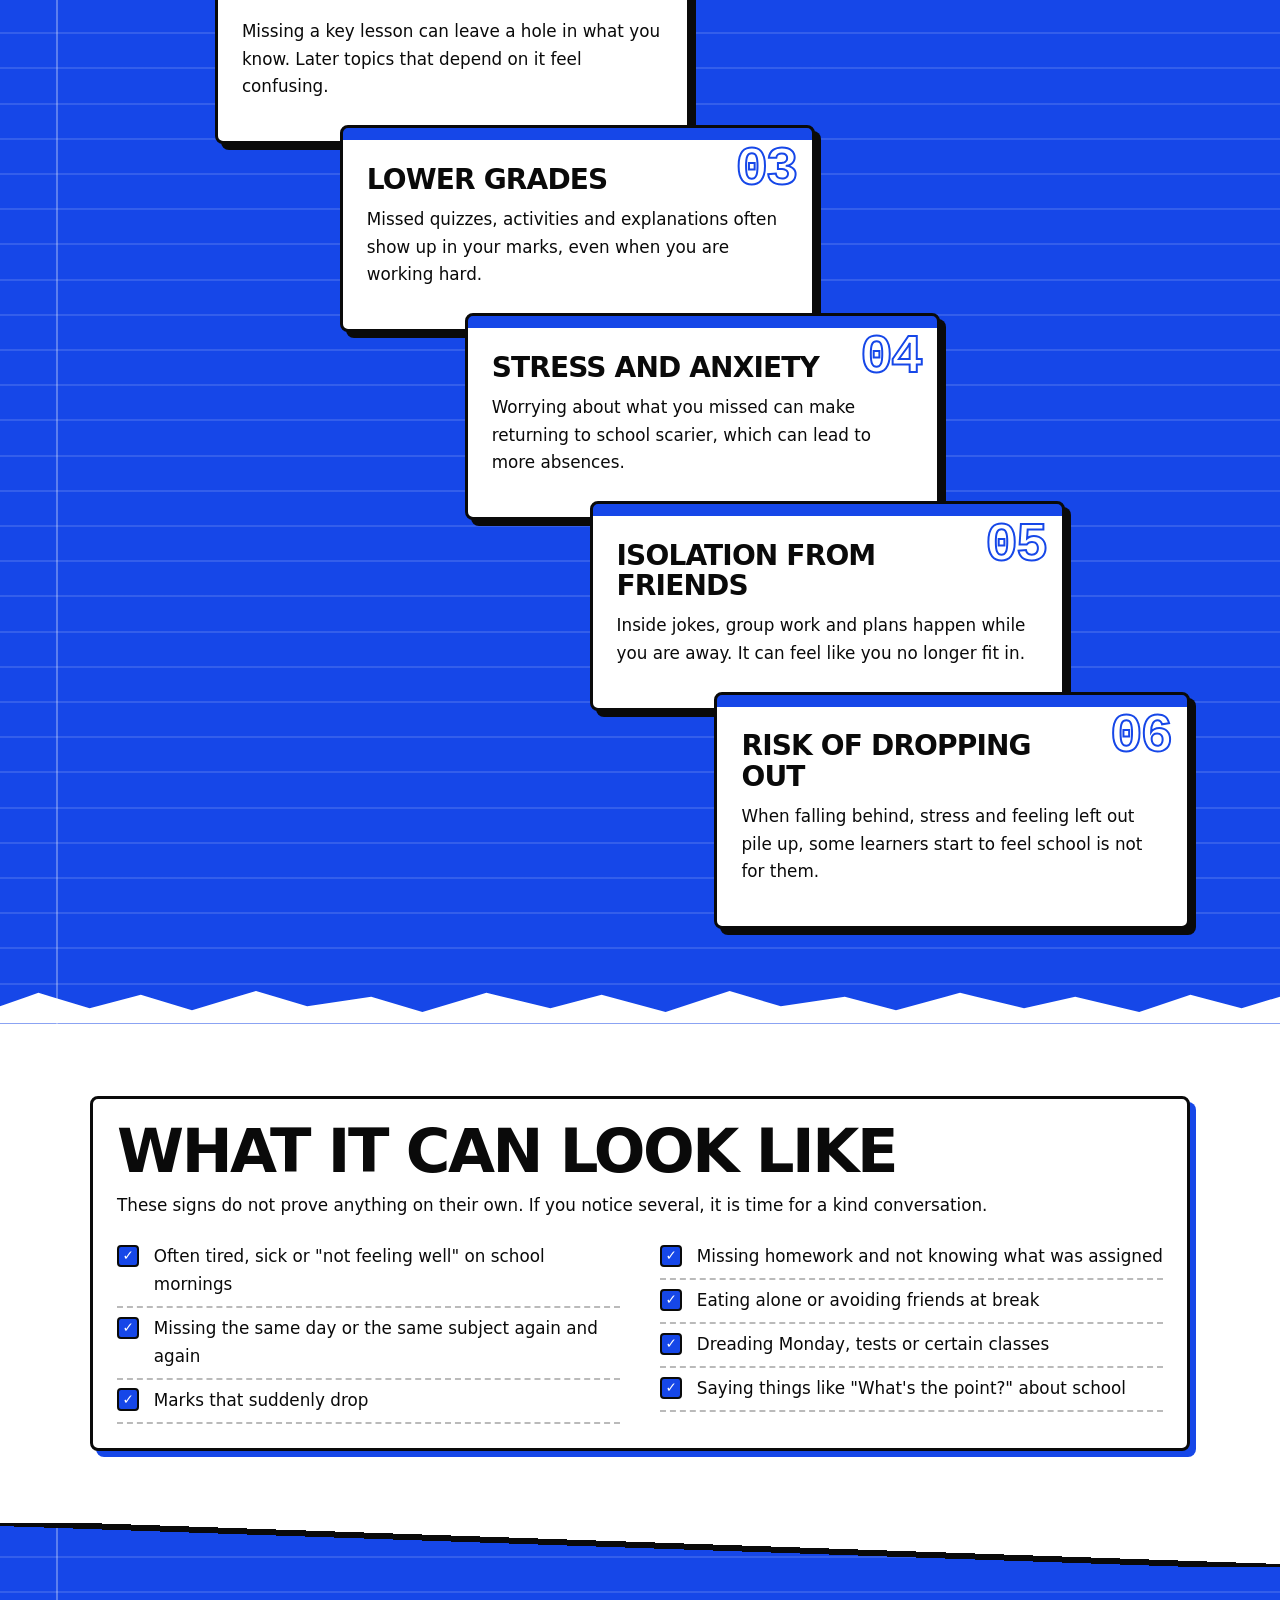
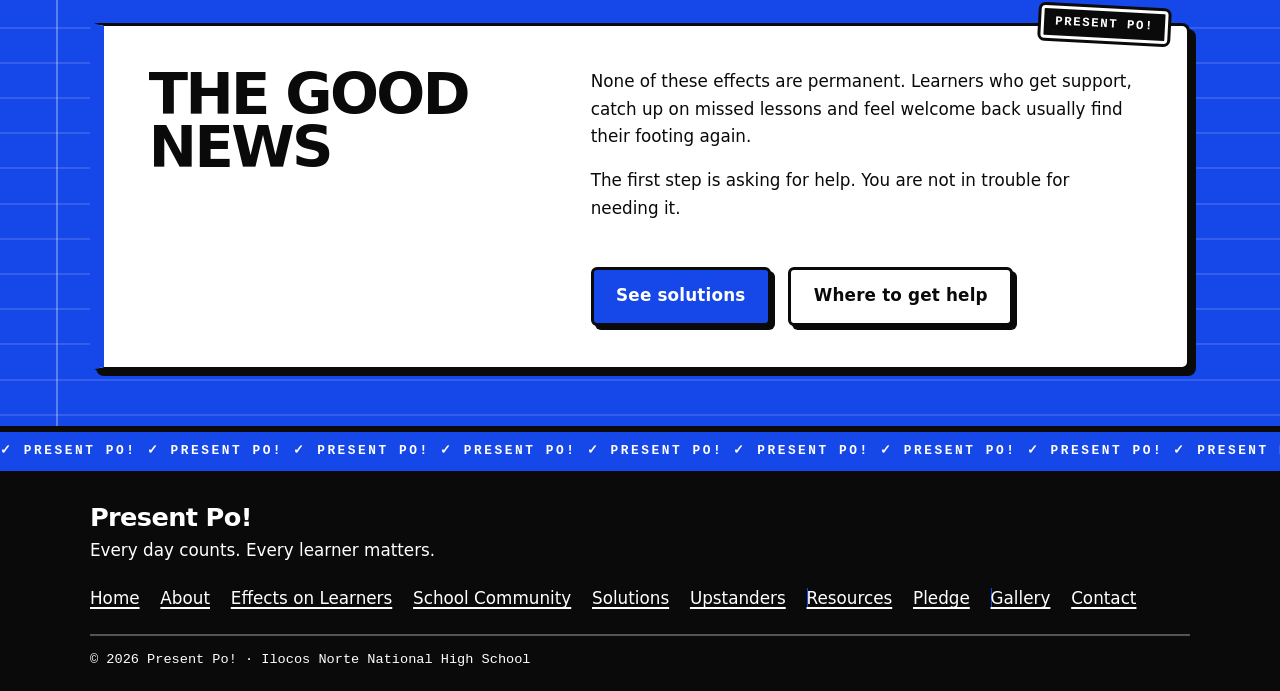
<file: effects-on-learners.html>
<!DOCTYPE html>
<html lang="en">
<head>
  <meta charset="utf-8">
  <meta name="viewport" content="width=device-width, initial-scale=1">
  <title>Effects on Learners | Present Po! | Ilocos Norte National High School</title>
  <meta name="description" content="How missing school can affect a learner's lessons, grades, feelings and friendships, and what the warning signs look like.">
  <link rel="stylesheet" href="css/style.css">
  <script src="js/main.js" defer></script>
</head>
<body>
  <a class="skip-link" href="#main">Skip to main content</a>

  <header class="site-header">
    <div class="container nav-bar">
      <a class="brand" href="index.html">Present Po!</a>
      <button class="nav-toggle" type="button" aria-expanded="false" aria-controls="nav-links">Menu</button>
      <nav aria-label="Main navigation">
        <ul class="nav-links" id="nav-links">
          <li><a href="index.html">Home</a></li>
          <li><a href="about-absenteeism.html">About</a></li>
          <li><a href="effects-on-learners.html">Effects on Learners</a></li>
          <li><a href="effects-on-school-community.html">School Community</a></li>
          <li><a href="solutions.html">Solutions</a></li>
          <li><a href="upstander.html">Upstanders</a></li>
          <li><a href="resources.html">Resources</a></li>
          <li><a href="pledge.html">Pledge</a></li>
          <li><a href="gallery.html">Gallery</a></li>
          <li><a href="contact.html">Contact</a></li>
        </ul>
      </nav>
    </div>
  </header>

  <main id="main">

    <section class="page-banner">
      <div class="container">
        <h1>Effects on Learners</h1>
        <p class="lead">Missing school affects more than attendance sheets. It can touch marks, feelings and friendships.</p>
      </div>
    </section>

    <section>
      <div class="container split">
        <div>
          <h2>It adds up quietly</h2>
          <p>One day away rarely changes much. But lessons build on each other, so each missed day can make the next lesson a little harder.</p>
          <p>Below are the main ways absence can affect a learner. None of this is meant to scare you. Knowing the signs helps us act early.</p>
        </div>

        <!-- IMG SLOT: LEARN-01 -->
        <!-- RECOMMENDED PHOTO: Over-the-shoulder shot of a learner looking at a textbook page with a pencil in hand and a puzzled expression. Shoot from slightly above and behind, using side window light, so no face is needed. -->
        <!-- ASPECT RATIO: 4:3 -->
        <!-- SUGGESTED FILE NAME: images/learn-01.jpg -->
        <!-- ALT TEXT: A learner looking puzzled at a textbook page with a pencil in hand -->
        <figure class="img-slot r-4x3" data-slot="LEARN-01">
          <img src="images/LEARN-01.jpg" alt="PASTE-ALT-TEXT-HERE">
          <figcaption>Magana struggling with the Black Magic Graph</figcaption>
        </figure>
      </div>
    </section>

    <section class="section-tint">
      <div class="container">
        <div class="section-head">
          <h2>Six ways absence can affect you</h2>
        </div>
        <div class="grid">
          <article class="card card-accent">
            <h3>Falling behind</h3>
            <p>The class moves on without you. Coming back means catching up on new work and old work at the same time.</p>
          </article>
          <article class="card card-accent">
            <h3>Learning gaps</h3>
            <p>Missing a key lesson can leave a hole in what you know. Later topics that depend on it feel confusing.</p>
          </article>
          <article class="card card-accent">
            <h3>Lower grades</h3>
            <p>Missed quizzes, activities and explanations often show up in your marks, even when you are working hard.</p>
          </article>
          <article class="card card-accent">
            <h3>Stress and anxiety</h3>
            <p>Worrying about what you missed can make returning to school scarier, which can lead to more absences.</p>
          </article>
          <article class="card card-accent">
            <h3>Isolation from friends</h3>
            <p>Inside jokes, group work and plans happen while you are away. It can feel like you no longer fit in.</p>
          </article>
          <article class="card card-accent">
            <h3>Risk of dropping out</h3>
            <p>When falling behind, stress and feeling left out pile up, some learners start to feel school is not for them.</p>
          </article>
        </div>
      </div>
    </section>

    <section>
      <div class="container">
        <article class="card">
          <h2>What it can look like</h2>
          <p>These signs do not prove anything on their own. If you notice several, it is time for a kind conversation.</p>
          <ul class="check-list">
            <li>Often tired, sick or "not feeling well" on school mornings</li>
            <li>Missing the same day or the same subject again and again</li>
            <li>Marks that suddenly drop</li>
            <li>Missing homework and not knowing what was assigned</li>
            <li>Eating alone or avoiding friends at break</li>
            <li>Dreading Monday, tests or certain classes</li>
            <li>Saying things like "What's the point?" about school</li>
          </ul>
        </article>
      </div>
    </section>

    <section class="section-tint">
      <div class="container">
        <div class="callout">
          <h2>The good news</h2>
          <p>None of these effects are permanent. Learners who get support, catch up on missed lessons and feel welcome back usually find their footing again.</p>
          <p>The first step is asking for help. You are not in trouble for needing it.</p>
          <div class="btn-row">
            <a class="btn btn-primary" href="solutions.html">See solutions</a>
            <a class="btn btn-outline-dark" href="resources.html">Where to get help</a>
          </div>
        </div>
      </div>
    </section>

  </main>

  <footer class="site-footer">
    <div class="container">
      <h2>Present Po!</h2>
      <p>Every day counts. Every learner matters.</p>
      <ul class="footer-nav">
        <li><a href="index.html">Home</a></li>
        <li><a href="about-absenteeism.html">About</a></li>
        <li><a href="effects-on-learners.html">Effects on Learners</a></li>
        <li><a href="effects-on-school-community.html">School Community</a></li>
        <li><a href="solutions.html">Solutions</a></li>
        <li><a href="upstander.html">Upstanders</a></li>
        <li><a href="resources.html">Resources</a></li>
        <li><a href="pledge.html">Pledge</a></li>
        <li><a href="gallery.html">Gallery</a></li>
        <li><a href="contact.html">Contact</a></li>
      </ul>
      <p class="copyright">&copy; 2026 Present Po! &middot; Ilocos Norte National High School</p>
    </div>
  </footer>
</body>
</html>
</file>
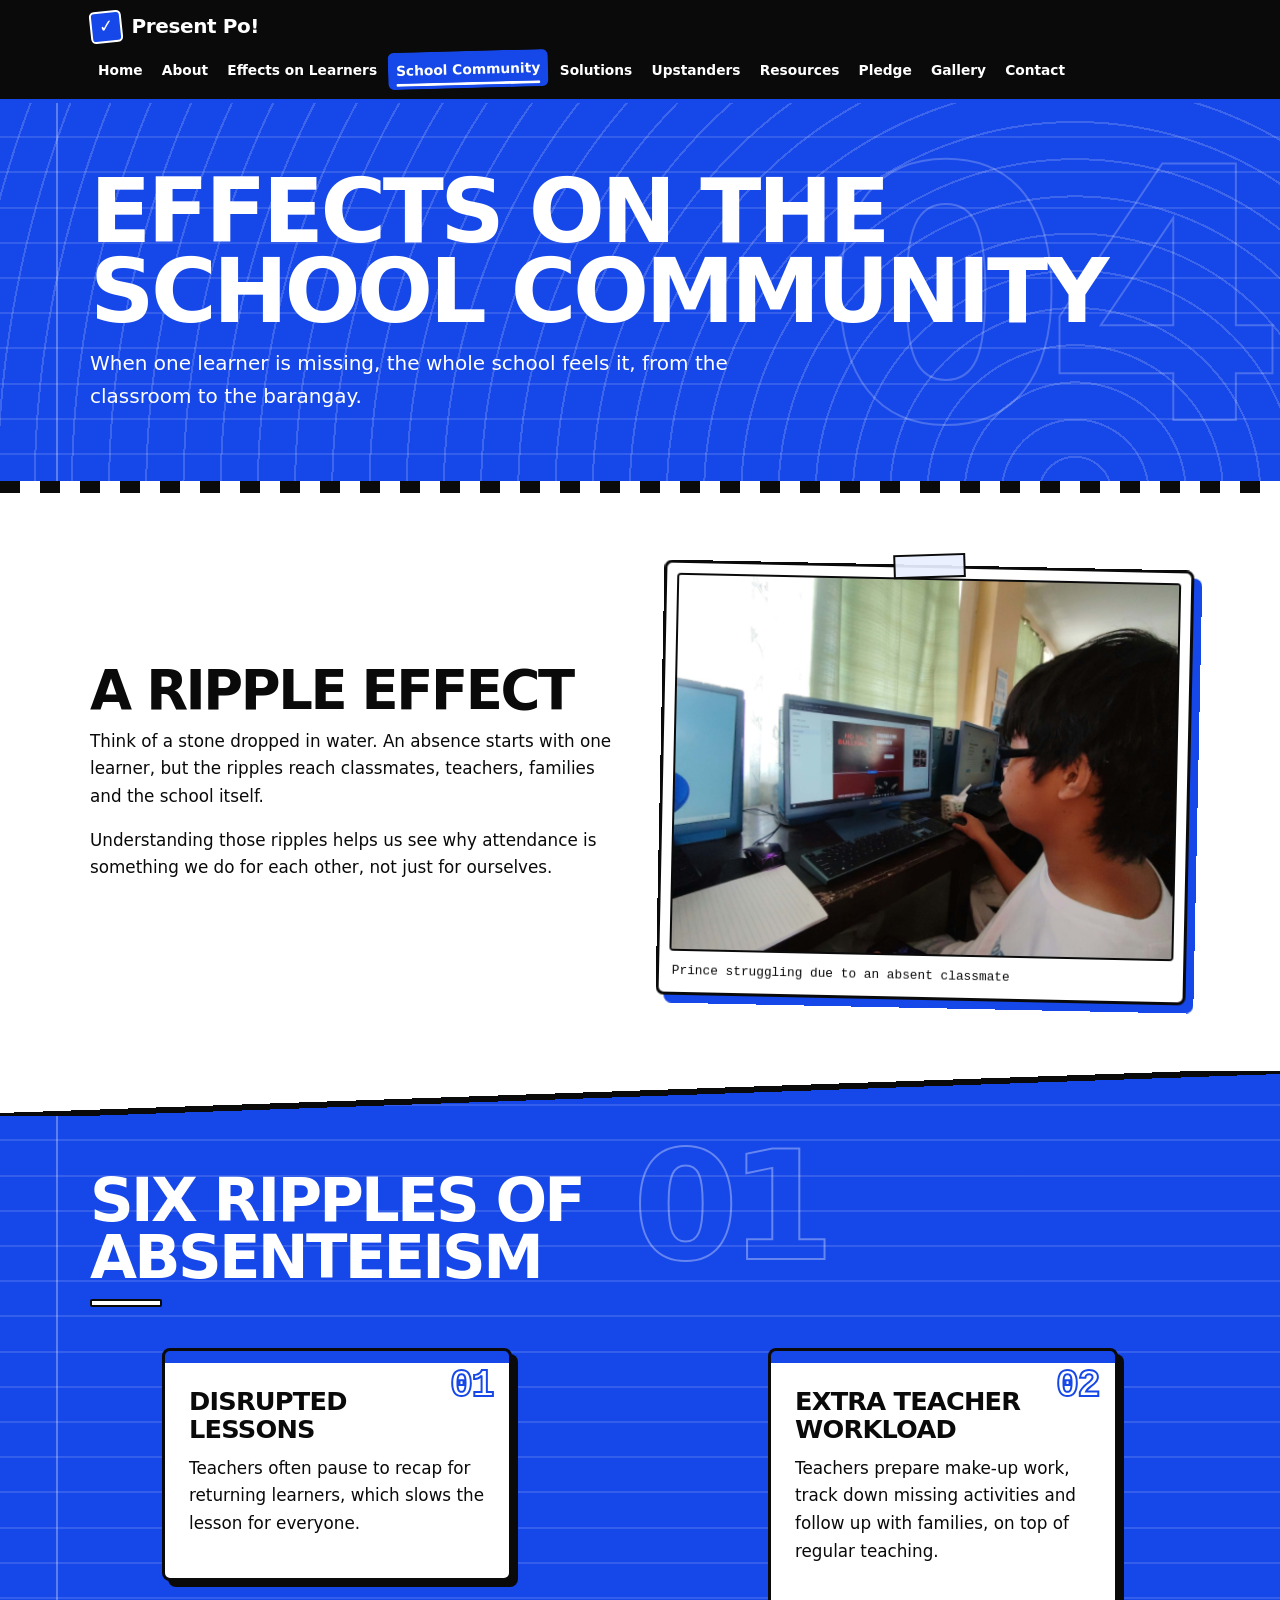
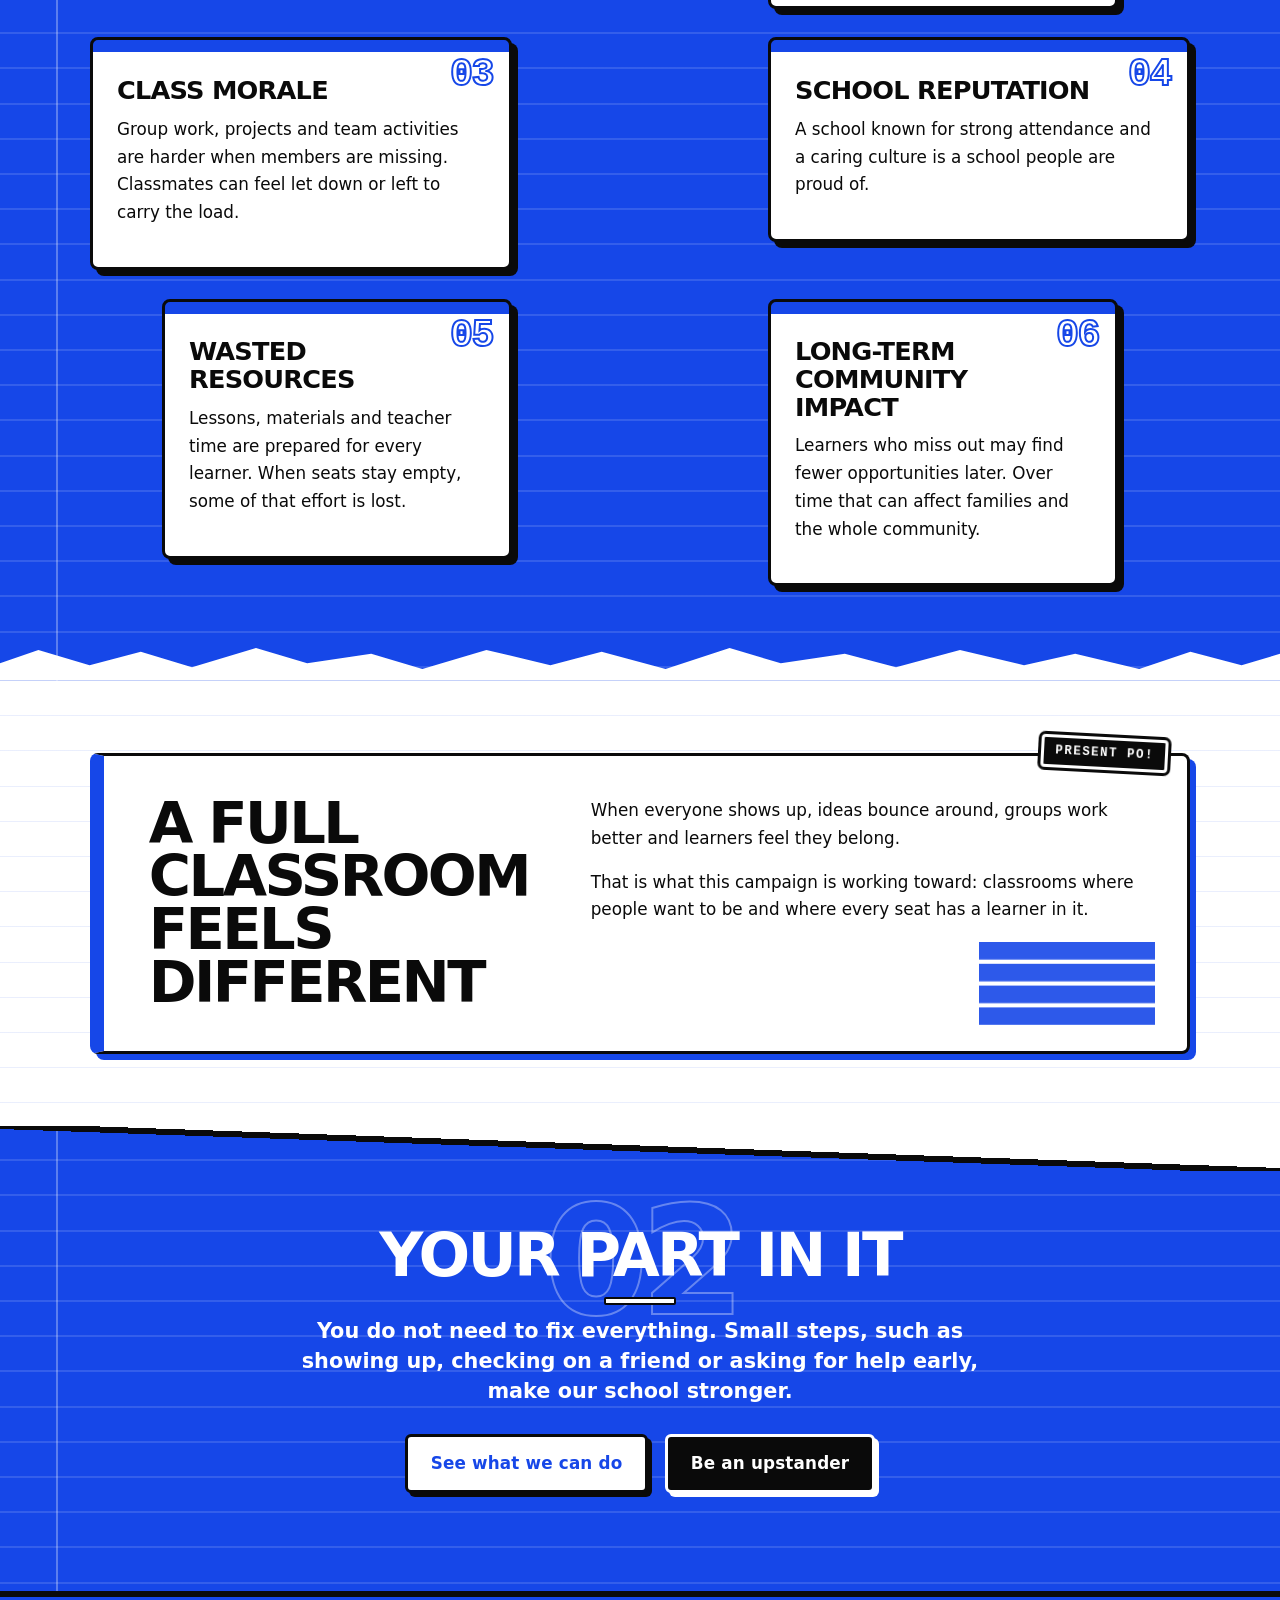
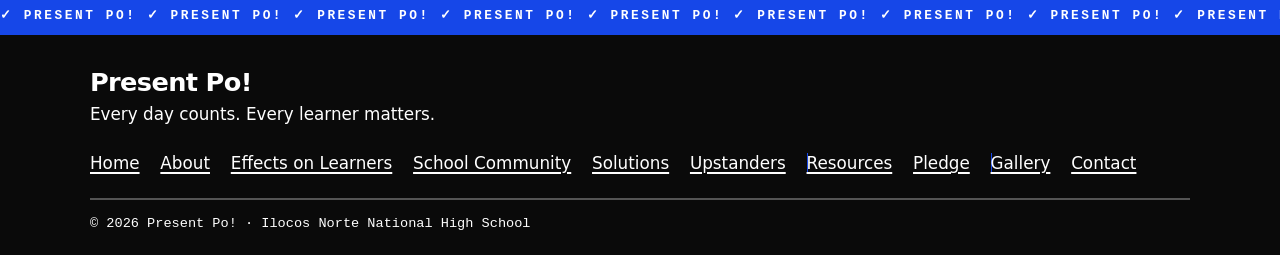
<file: effects-on-school-community.html>
<!DOCTYPE html>
<html lang="en">
<head>
  <meta charset="utf-8">
  <meta name="viewport" content="width=device-width, initial-scale=1">
  <title>Effects on the School Community | Present Po! | Ilocos Norte National High School</title>
  <meta name="description" content="How absenteeism affects classmates, teachers, school morale, resources and the wider community.">
  <link rel="stylesheet" href="css/style.css">
  <script src="js/main.js" defer></script>
</head>
<body>
  <a class="skip-link" href="#main">Skip to main content</a>

  <header class="site-header">
    <div class="container nav-bar">
      <a class="brand" href="index.html">Present Po!</a>
      <button class="nav-toggle" type="button" aria-expanded="false" aria-controls="nav-links">Menu</button>
      <nav aria-label="Main navigation">
        <ul class="nav-links" id="nav-links">
          <li><a href="index.html">Home</a></li>
          <li><a href="about-absenteeism.html">About</a></li>
          <li><a href="effects-on-learners.html">Effects on Learners</a></li>
          <li><a href="effects-on-school-community.html">School Community</a></li>
          <li><a href="solutions.html">Solutions</a></li>
          <li><a href="upstander.html">Upstanders</a></li>
          <li><a href="resources.html">Resources</a></li>
          <li><a href="pledge.html">Pledge</a></li>
          <li><a href="gallery.html">Gallery</a></li>
          <li><a href="contact.html">Contact</a></li>
        </ul>
      </nav>
    </div>
  </header>

  <main id="main">

    <section class="page-banner">
      <div class="container">
        <h1>Effects on the School Community</h1>
        <p class="lead">When one learner is missing, the whole school feels it, from the classroom to the barangay.</p>
      </div>
    </section>

    <section>
      <div class="container split">
        <div>
          <h2>A ripple effect</h2>
          <p>Think of a stone dropped in water. An absence starts with one learner, but the ripples reach classmates, teachers, families and the school itself.</p>
          <p>Understanding those ripples helps us see why attendance is something we do for each other, not just for ourselves.</p>
        </div>

        <!-- IMG SLOT: COMM-01 -->
        <!-- RECOMMENDED PHOTO: A teacher's desk with a pile of extra worksheets, notebooks to check and a marked register. Shoot from above at about 45 degrees in natural light, and keep learner names out of view. -->
        <!-- ASPECT RATIO: 4:3 -->
        <!-- SUGGESTED FILE NAME: images/comm-01.jpg -->
        <!-- ALT TEXT: A teacher's desk piled with extra worksheets and notebooks waiting to be checked -->
        <figure class="img-slot r-4x3" data-slot="COMM-01">
          <img src="images/comm-01.jpg" alt="PASTE-ALT-TEXT-HERE">
          <figcaption>Prince struggling due to an absent classmate</figcaption>
        </figure>
      </div>
    </section>

    <section class="section-tint">
      <div class="container">
        <div class="section-head">
          <h2>Six ripples of absenteeism</h2>
        </div>
        <div class="grid">
          <article class="card card-accent">
            <h3>Disrupted lessons</h3>
            <p>Teachers often pause to recap for returning learners, which slows the lesson for everyone.</p>
          </article>
          <article class="card card-accent">
            <h3>Extra teacher workload</h3>
            <p>Teachers prepare make-up work, track down missing activities and follow up with families, on top of regular teaching.</p>
          </article>
          <article class="card card-accent">
            <h3>Class morale</h3>
            <p>Group work, projects and team activities are harder when members are missing. Classmates can feel let down or left to carry the load.</p>
          </article>
          <article class="card card-accent">
            <h3>School reputation</h3>
            <p>A school known for strong attendance and a caring culture is a school people are proud of.</p>
          </article>
          <article class="card card-accent">
            <h3>Wasted resources</h3>
            <p>Lessons, materials and teacher time are prepared for every learner. When seats stay empty, some of that effort is lost.</p>
          </article>
          <article class="card card-accent">
            <h3>Long-term community impact</h3>
            <p>Learners who miss out may find fewer opportunities later. Over time that can affect families and the whole community.</p>
          </article>
        </div>
      </div>
    </section>

    <section>
      <div class="container">
        <div class="callout">
          <h2>A full classroom feels different</h2>
          <p>When everyone shows up, ideas bounce around, groups work better and learners feel they belong.</p>
          <p>That is what this campaign is working toward: classrooms where people want to be and where every seat has a learner in it.</p>
        </div>
      </div>
    </section>

    <section class="section-tint">
      <div class="container">
        <div class="section-head section-head-center">
          <h2>Your part in it</h2>
          <p>You do not need to fix everything. Small steps, such as showing up, checking on a friend or asking for help early, make our school stronger.</p>
          <div class="btn-row">
            <a class="btn btn-primary" href="solutions.html">See what we can do</a>
            <a class="btn btn-outline-dark" href="upstander.html">Be an upstander</a>
          </div>
        </div>
      </div>
    </section>

  </main>

  <footer class="site-footer">
    <div class="container">
      <h2>Present Po!</h2>
      <p>Every day counts. Every learner matters.</p>
      <ul class="footer-nav">
        <li><a href="index.html">Home</a></li>
        <li><a href="about-absenteeism.html">About</a></li>
        <li><a href="effects-on-learners.html">Effects on Learners</a></li>
        <li><a href="effects-on-school-community.html">School Community</a></li>
        <li><a href="solutions.html">Solutions</a></li>
        <li><a href="upstander.html">Upstanders</a></li>
        <li><a href="resources.html">Resources</a></li>
        <li><a href="pledge.html">Pledge</a></li>
        <li><a href="gallery.html">Gallery</a></li>
        <li><a href="contact.html">Contact</a></li>
      </ul>
      <p class="copyright">&copy; 2026 Present Po! &middot; Ilocos Norte National High School</p>
    </div>
  </footer>
</body>
</html>
</file>
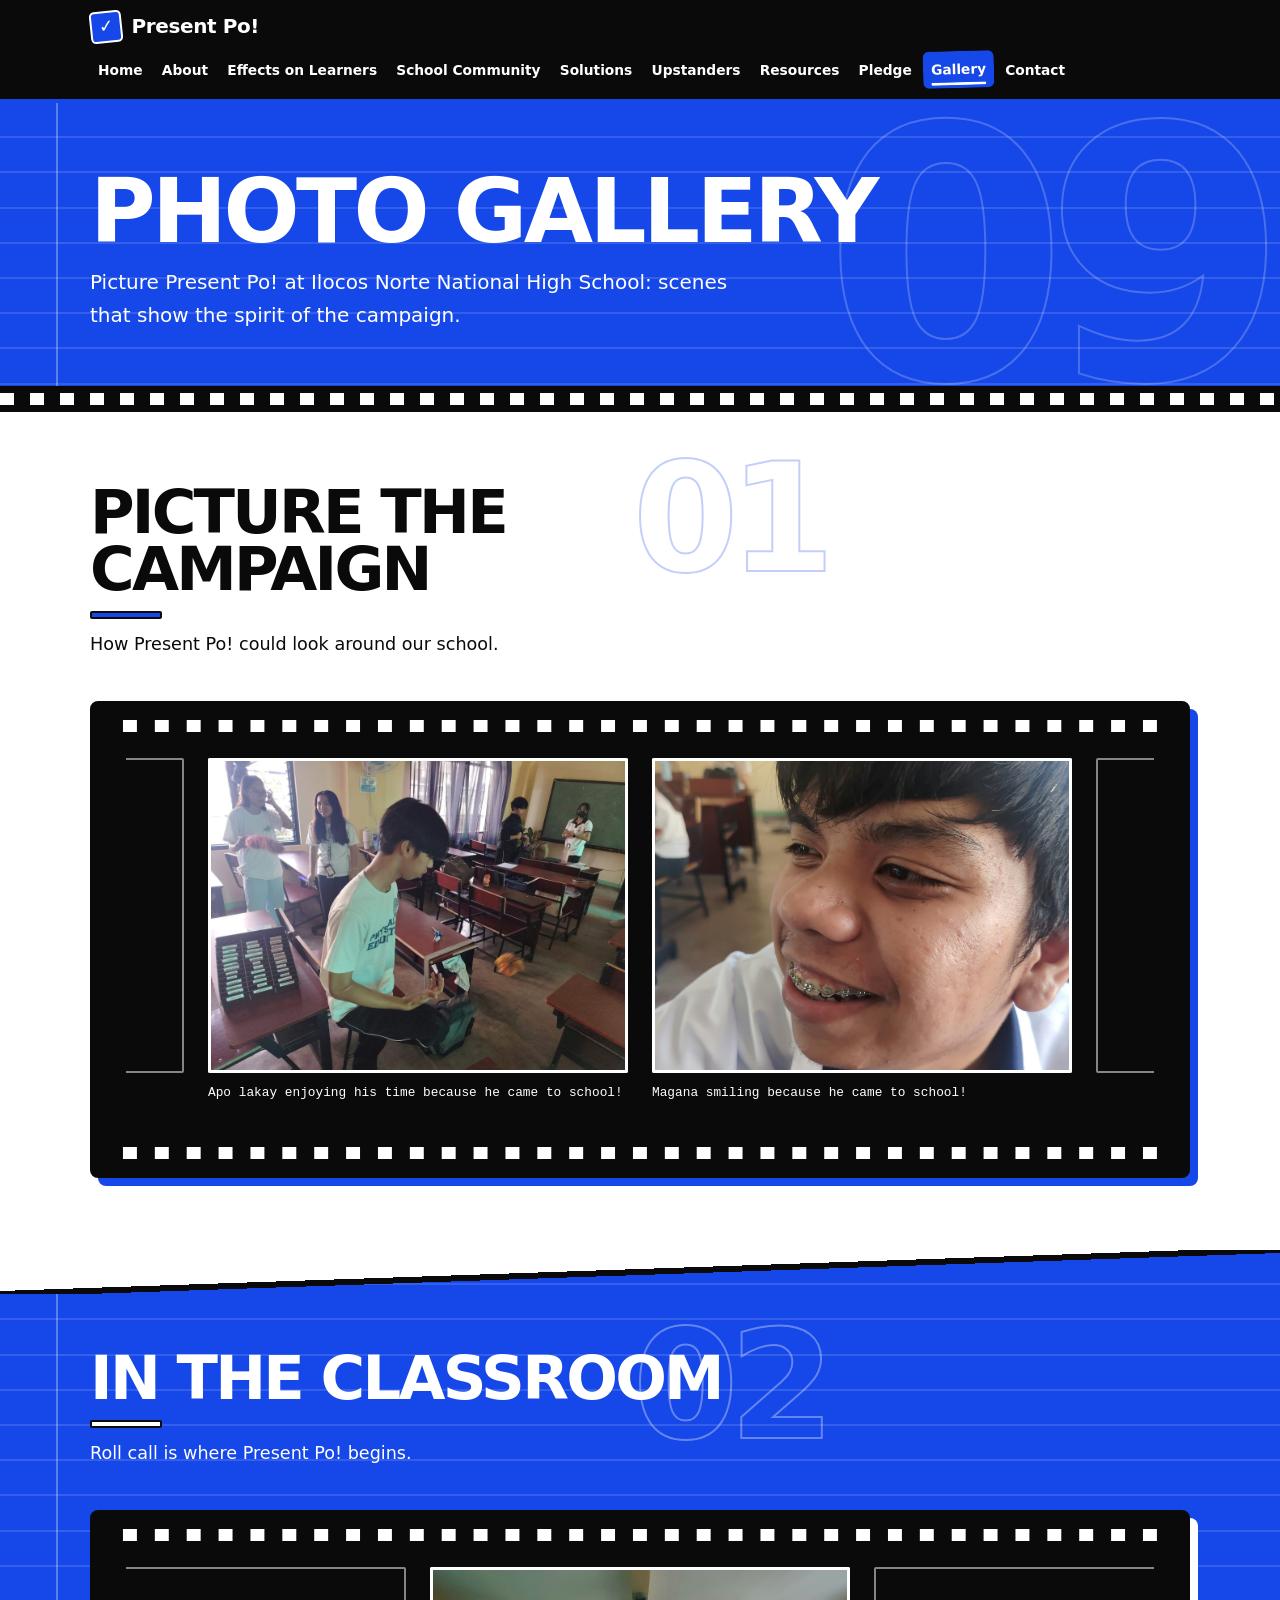
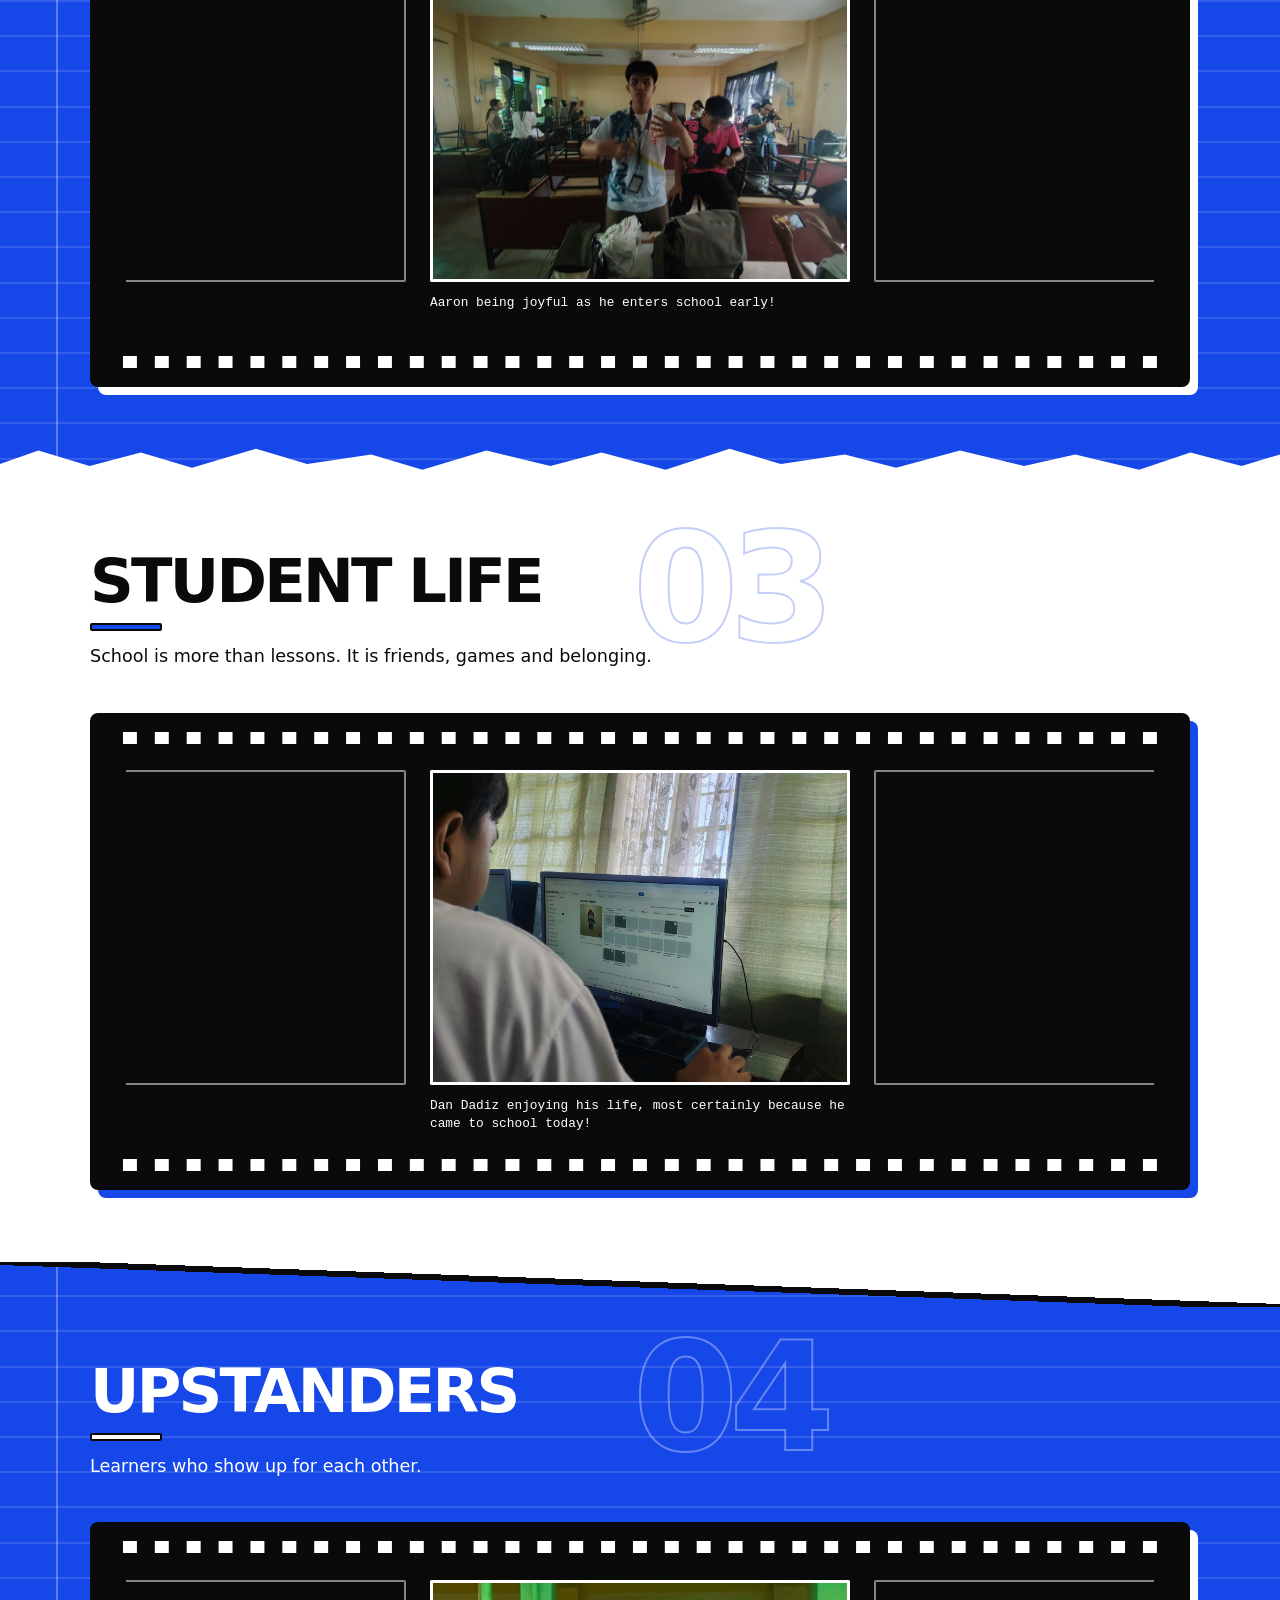
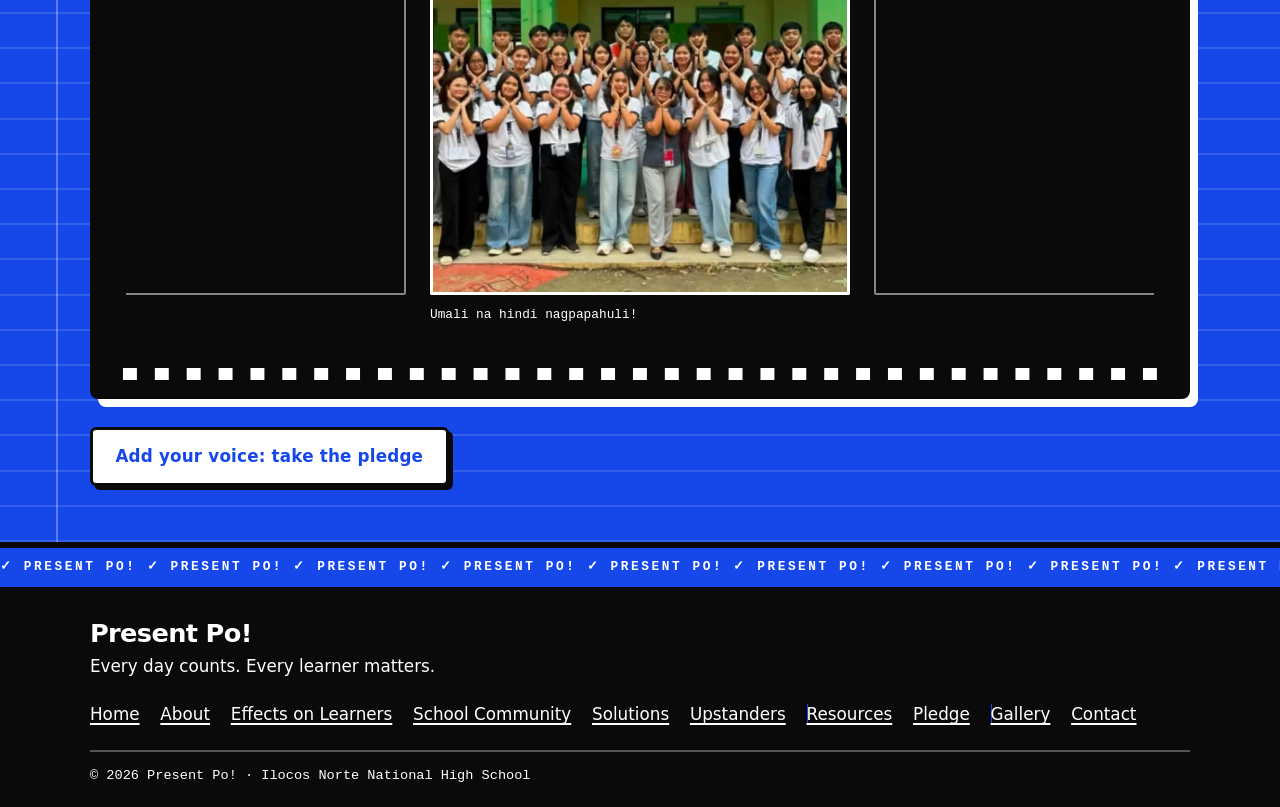
<file: gallery.html>
<!DOCTYPE html>
<html lang="en">
<head>
  <meta charset="utf-8">
  <meta name="viewport" content="width=device-width, initial-scale=1">
  <title>Photo Gallery | Present Po! | Ilocos Norte National High School</title>
  <meta name="description" content="Photos that show what the Present Po! anti-absenteeism campaign could look like at Ilocos Norte National High School.">
  <link rel="stylesheet" href="css/style.css">
  <script src="js/main.js" defer></script>
</head>
<body>
  <a class="skip-link" href="#main">Skip to main content</a>

  <header class="site-header">
    <div class="container nav-bar">
      <a class="brand" href="index.html">Present Po!</a>
      <button class="nav-toggle" type="button" aria-expanded="false" aria-controls="nav-links">Menu</button>
      <nav aria-label="Main navigation">
        <ul class="nav-links" id="nav-links">
          <li><a href="index.html">Home</a></li>
          <li><a href="about-absenteeism.html">About</a></li>
          <li><a href="effects-on-learners.html">Effects on Learners</a></li>
          <li><a href="effects-on-school-community.html">School Community</a></li>
          <li><a href="solutions.html">Solutions</a></li>
          <li><a href="upstander.html">Upstanders</a></li>
          <li><a href="resources.html">Resources</a></li>
          <li><a href="pledge.html">Pledge</a></li>
          <li><a href="gallery.html">Gallery</a></li>
          <li><a href="contact.html">Contact</a></li>
        </ul>
      </nav>
    </div>
  </header>

  <main id="main">

    <section class="page-banner">
      <div class="container">
        <h1>Photo Gallery</h1>
        <p class="lead">Picture Present Po! at Ilocos Norte National High School: scenes that show the spirit of the campaign.</p>
      </div>
    </section>

    <section>
      <div class="container">
        <div class="section-head">
          <h2>Picture the Campaign</h2>
          <p>How Present Po! could look around our school.</p>
        </div>
        <div class="gallery-grid">

          <!-- IMG SLOT: GAL-01 -->
          <!-- RECOMMENDED PHOTO: A Present Po! banner, a printed tarpaulin or a hand-lettered cartolina sign, hung on a wall or the school gate with two or three learners standing beside it. Shoot straight on from about 3 metres in daylight so the lettering is readable, and ask the learners' permission first. -->
          <!-- ASPECT RATIO: 4:3 -->
          <!-- SUGGESTED FILE NAME: images/gal-01.jpg -->
          <!-- ALT TEXT: Learners standing beside a Present Po! banner -->
          <figure class="img-slot r-4x3" data-slot="GAL-01">
            <img src="images/gal-01.jpg" alt="PASTE-ALT-TEXT-HERE">
            <figcaption>Apo lakay enjoying his time because he came to school!</figcaption>
          </figure>

          <!-- IMG SLOT: GAL-02 -->
          <!-- RECOMMENDED PHOTO: A classroom board with "Present Po!" and the day's date written on it, with a few desks visible in front. Shoot straight on from about 3 metres so the writing is readable. Keep learners out of the frame, or ask permission first if anyone is in it. -->
          <!-- ASPECT RATIO: 4:3 -->
          <!-- SUGGESTED FILE NAME: images/gal-02.jpg -->
          <!-- ALT TEXT: A classroom board with Present Po! written on it above rows of desks -->
          <figure class="img-slot r-4x3" data-slot="GAL-02">
            <img src="images/gal-02.jpg" alt="PASTE-ALT-TEXT-HERE">
            <figcaption>Magana smiling because he came to school!</figcaption>
          </figure>

        </div>
      </div>
    </section>

    <section class="section-tint">
      <div class="container">
        <div class="section-head">
          <h2>In the Classroom</h2>
          <p>Roll call is where Present Po! begins.</p>
        </div>
        <div class="gallery-grid">

          <!-- IMG SLOT: GAL-03 -->
          <!-- RECOMMENDED PHOTO: A class answering roll call: learners with their hands raised and the teacher at the front holding the attendance register. Stand at the back of the room at eye level, use window light, and shoot from behind so learners' faces are not visible. Ask the class teacher's permission first. -->
          <!-- ASPECT RATIO: 4:3 -->
          <!-- SUGGESTED FILE NAME: images/gal-03.jpg -->
          <!-- ALT TEXT: Learners raising their hands at roll call while the teacher holds the attendance register -->
          <figure class="img-slot r-4x3" data-slot="GAL-03">
            <img src="images/gal-03.jpg" alt="PASTE-ALT-TEXT-HERE">
            <figcaption>Aaron being joyful as he enters school early!</figcaption>
          </figure>

        </div>
      </div>
    </section>

    <section>
      <div class="container">
        <div class="section-head">
          <h2>Student Life</h2>
          <p>School is more than lessons. It is friends, games and belonging.</p>
        </div>
        <div class="gallery-grid">

          <!-- IMG SLOT: GAL-04 -->
          <!-- RECOMMENDED PHOTO: Learners playing a game on the court or field during break. Shoot wide from the sideline at standing height in bright daylight, capturing movement. Stay far enough back that no one is singled out, and ask permission from anyone who is close to the camera. -->
          <!-- ASPECT RATIO: 4:3 -->
          <!-- SUGGESTED FILE NAME: images/gal-04.jpg -->
          <!-- ALT TEXT: Learners playing a game on the school court during break -->
          <figure class="img-slot r-4x3" data-slot="GAL-04">
            <img src="images/gal-04.jpg" alt="PASTE-ALT-TEXT-HERE">
            <figcaption>Dan Dadiz enjoying his life, most certainly because he came to school today!</figcaption>
          </figure>

        </div>
      </div>
    </section>

    <section class="section-tint">
      <div class="container">
        <div class="section-head">
          <h2>Upstanders</h2>
          <p>Learners who show up for each other.</p>
        </div>
        <div class="gallery-grid">

          <!-- IMG SLOT: GAL-05 -->
          <!-- RECOMMENDED PHOTO: A group of learners with their hands stacked together in the centre of a circle, smiling at the camera. Shoot from slightly above at about 1.5 metres in open shade, and get consent from everyone. -->
          <!-- ASPECT RATIO: 4:3 -->
          <!-- SUGGESTED FILE NAME: images/gal-05.jpg -->
          <!-- ALT TEXT: A circle of learners with their hands stacked together in the centre -->
          <figure class="img-slot r-4x3" data-slot="GAL-05">
            <img src="images/gal-05.jpg" alt="PASTE-ALT-TEXT-HERE">
            <figcaption>Umali na hindi nagpapahuli!</figcaption>
          </figure>

        </div>
        <div class="btn-row">
          <a class="btn btn-primary" href="pledge.html">Add your voice: take the pledge</a>
        </div>
      </div>
    </section>

  </main>

  <footer class="site-footer">
    <div class="container">
      <h2>Present Po!</h2>
      <p>Every day counts. Every learner matters.</p>
      <ul class="footer-nav">
        <li><a href="index.html">Home</a></li>
        <li><a href="about-absenteeism.html">About</a></li>
        <li><a href="effects-on-learners.html">Effects on Learners</a></li>
        <li><a href="effects-on-school-community.html">School Community</a></li>
        <li><a href="solutions.html">Solutions</a></li>
        <li><a href="upstander.html">Upstanders</a></li>
        <li><a href="resources.html">Resources</a></li>
        <li><a href="pledge.html">Pledge</a></li>
        <li><a href="gallery.html">Gallery</a></li>
        <li><a href="contact.html">Contact</a></li>
      </ul>
      <p class="copyright">&copy; 2026 Present Po! &middot; Ilocos Norte National High School</p>
    </div>
  </footer>
</body>
</html>
</file>
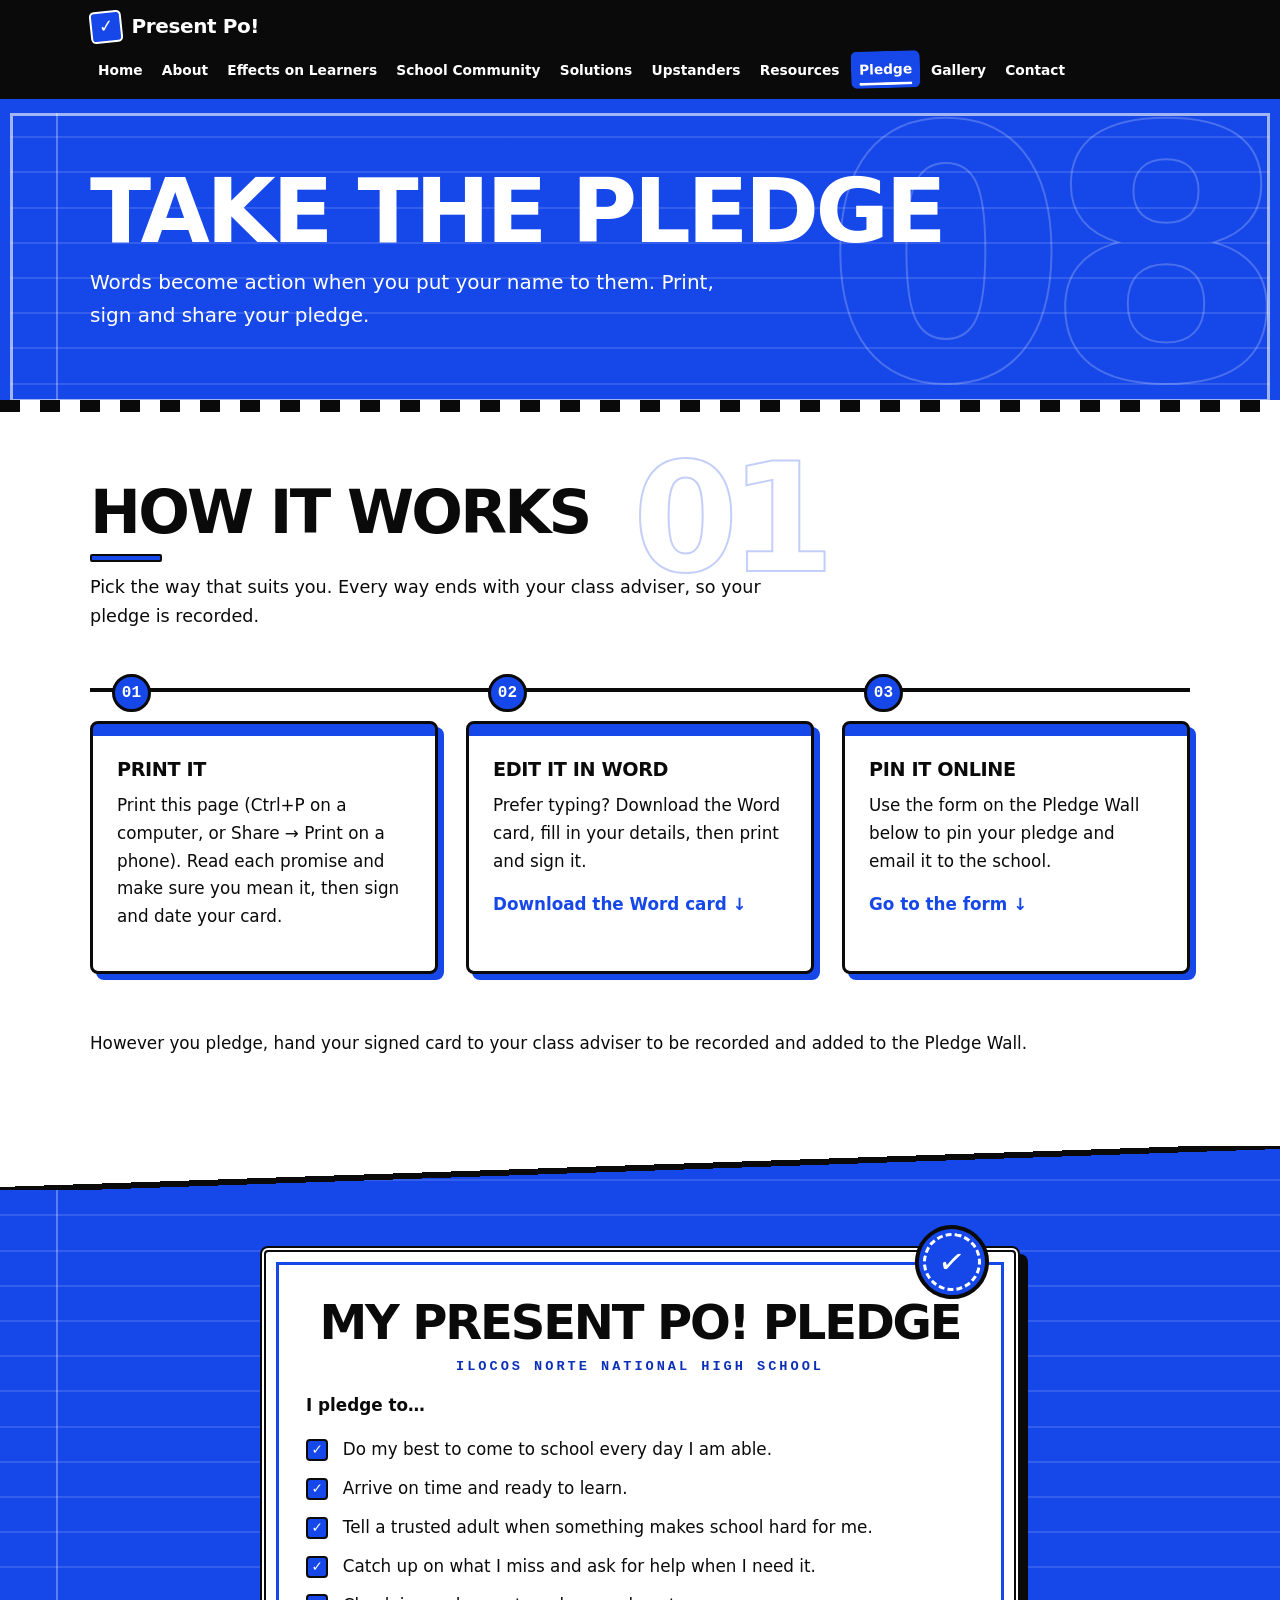
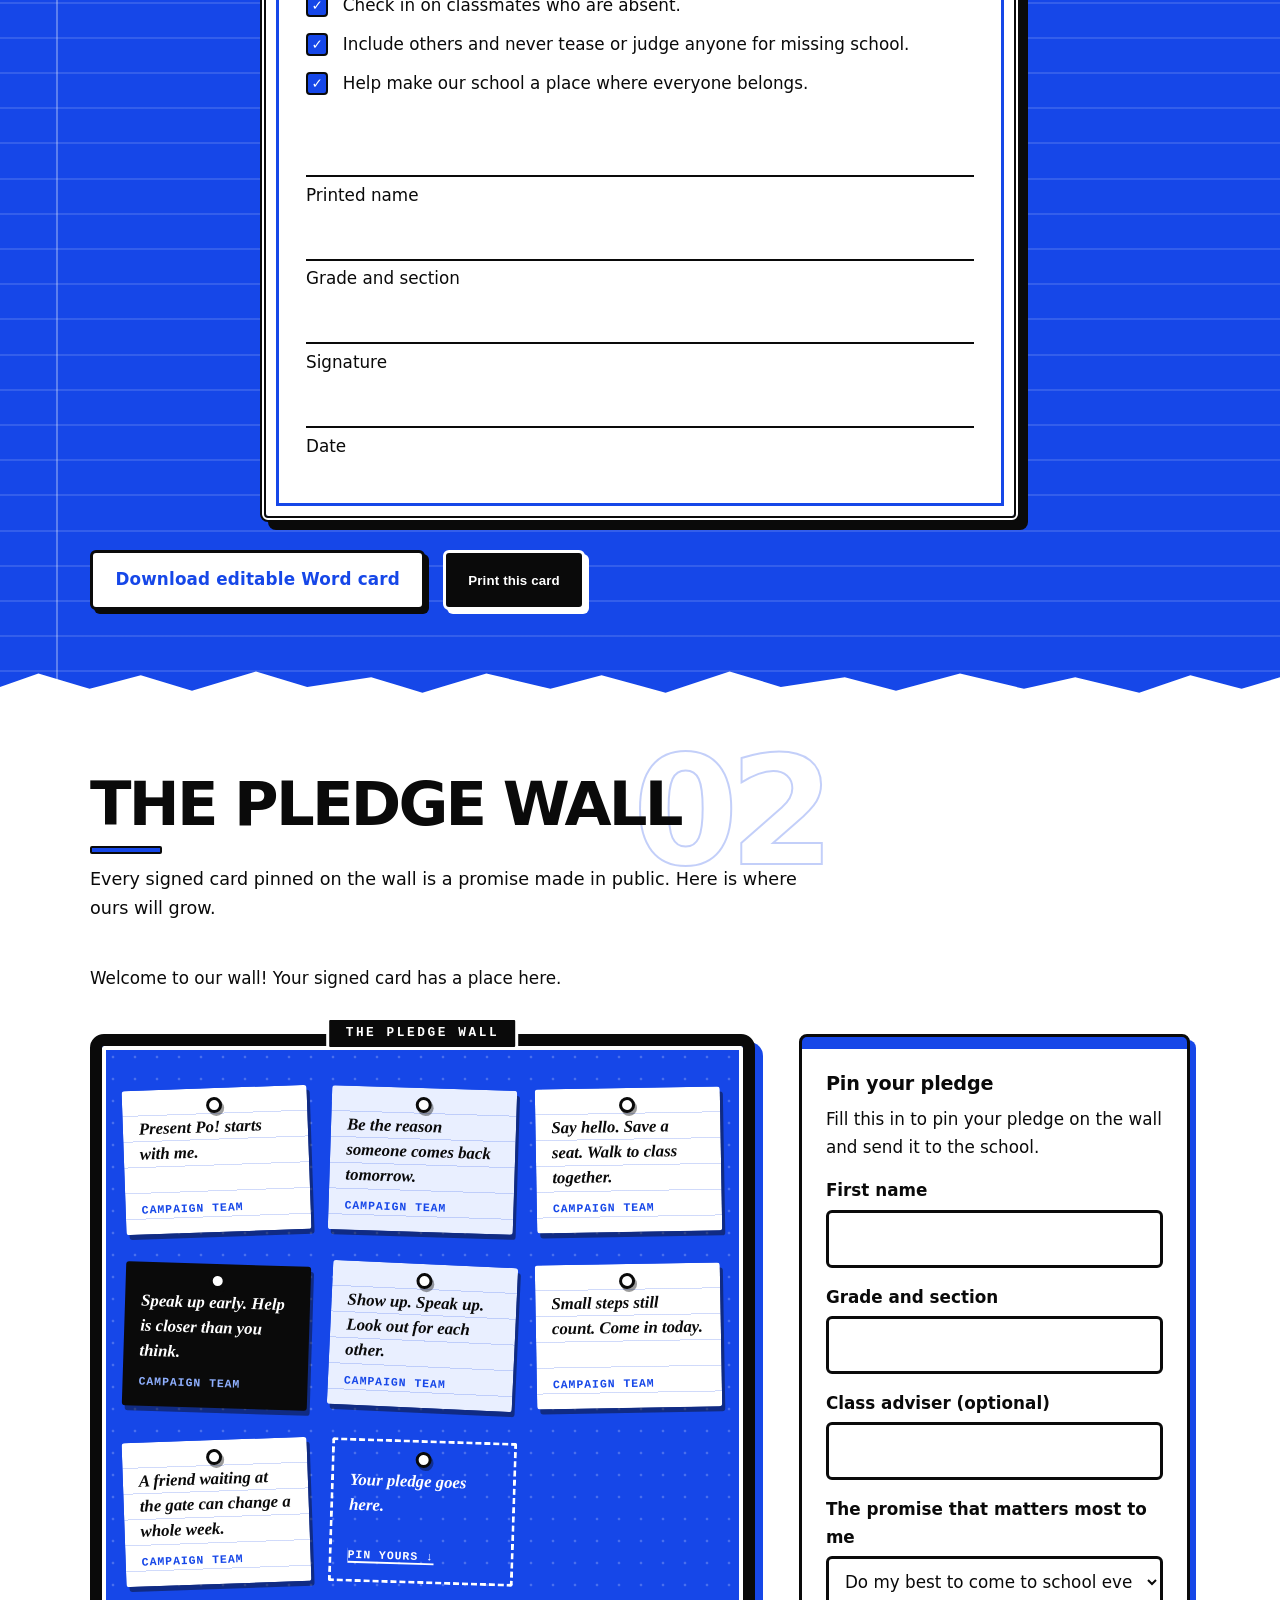
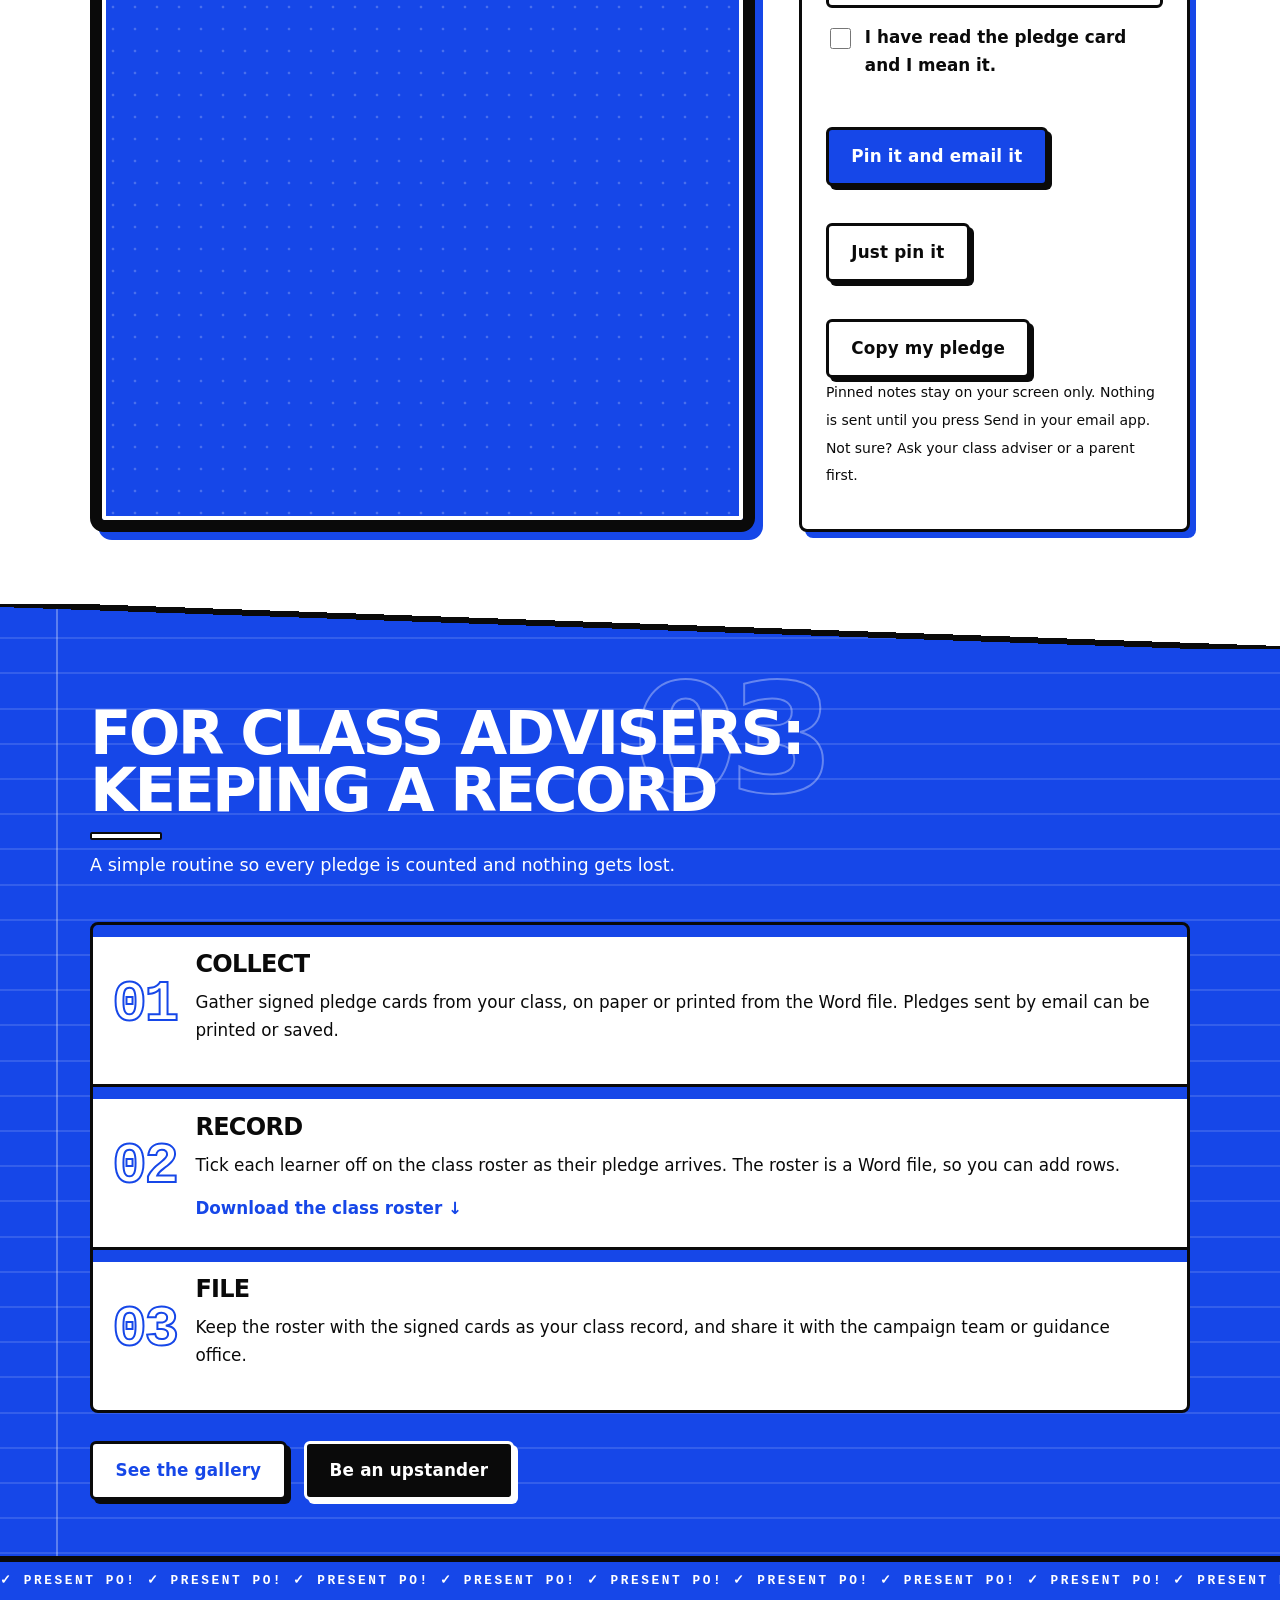
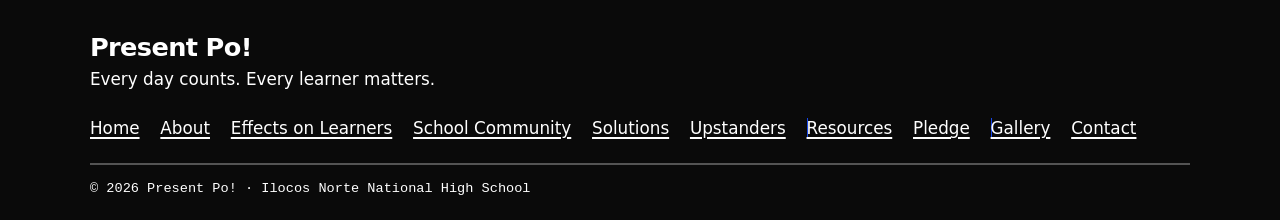
<file: pledge.html>
<!DOCTYPE html>
<html lang="en">
<head>
  <meta charset="utf-8">
  <meta name="viewport" content="width=device-width, initial-scale=1">
  <title>Take the Pledge | Present Po! | Ilocos Norte National High School</title>
  <meta name="description" content="Print and sign the Present Po! pledge card and see the Pledge Wall at Ilocos Norte National High School.">
  <link rel="stylesheet" href="css/style.css">
  <script src="js/main.js" defer></script>
</head>
<body>
  <a class="skip-link" href="#main">Skip to main content</a>

  <header class="site-header">
    <div class="container nav-bar">
      <a class="brand" href="index.html">Present Po!</a>
      <button class="nav-toggle" type="button" aria-expanded="false" aria-controls="nav-links">Menu</button>
      <nav aria-label="Main navigation">
        <ul class="nav-links" id="nav-links">
          <li><a href="index.html">Home</a></li>
          <li><a href="about-absenteeism.html">About</a></li>
          <li><a href="effects-on-learners.html">Effects on Learners</a></li>
          <li><a href="effects-on-school-community.html">School Community</a></li>
          <li><a href="solutions.html">Solutions</a></li>
          <li><a href="upstander.html">Upstanders</a></li>
          <li><a href="resources.html">Resources</a></li>
          <li><a href="pledge.html">Pledge</a></li>
          <li><a href="gallery.html">Gallery</a></li>
          <li><a href="contact.html">Contact</a></li>
        </ul>
      </nav>
    </div>
  </header>

  <main id="main">

    <section class="page-banner">
      <div class="container">
        <h1>Take the Pledge</h1>
        <p class="lead">Words become action when you put your name to them. Print, sign and share your pledge.</p>
      </div>
    </section>

    <section class="no-print">
      <div class="container">
        <div class="section-head">
          <h2>How it works</h2>
          <p>Pick the way that suits you. Every way ends with your class adviser, so your pledge is recorded.</p>
        </div>
        <div class="grid">
          <article class="card card-accent">
            <h3>Print it</h3>
            <p>Print this page (Ctrl+P on a computer, or Share &rarr; Print on a phone). Read each promise and make sure you mean it, then sign and date your card.</p>
          </article>
          <article class="card card-accent">
            <h3>Edit it in Word</h3>
            <p>Prefer typing? Download the Word card, fill in your details, then print and sign it.</p>
            <a class="card-link" href="downloads/present-po-pledge-card.docx" download>Download the Word card &darr;</a>
          </article>
          <article class="card card-accent">
            <h3>Pin it online</h3>
            <p>Use the form on the Pledge Wall below to pin your pledge and email it to the school.</p>
            <a class="card-link" href="#pin-form">Go to the form &darr;</a>
          </article>
        </div>
        <p>However you pledge, hand your signed card to your class adviser to be recorded and added to the Pledge Wall.</p>
      </div>
    </section>

    <section class="section-tint">
      <div class="container">
        <article class="pledge-card">
          <h2>My Present Po! Pledge</h2>
          <p>Ilocos Norte National High School</p>
          <p><strong>I pledge to&hellip;</strong></p>
          <ul class="check-list">
            <li>Do my best to come to school every day I am able.</li>
            <li>Arrive on time and ready to learn.</li>
            <li>Tell a trusted adult when something makes school hard for me.</li>
            <li>Catch up on what I miss and ask for help when I need it.</li>
            <li>Check in on classmates who are absent.</li>
            <li>Include others and never tease or judge anyone for missing school.</li>
            <li>Help make our school a place where everyone belongs.</li>
          </ul>
          <br>
          <div class="sign-line"></div>
          <p>Printed name</p>
          <div class="sign-line"></div>
          <p>Grade and section</p>
          <div class="sign-line"></div>
          <p>Signature</p>
          <div class="sign-line"></div>
          <p>Date</p>
        </article>
        <div class="btn-row no-print">
          <a class="btn btn-primary" href="downloads/present-po-pledge-card.docx" download>Download editable Word card</a>
          <button class="btn btn-outline-dark" type="button" data-print hidden>Print this card</button>
        </div>
      </div>
    </section>

    <section class="no-print" id="wall">
      <div class="container">
        <div class="section-head">
          <h2>The Pledge Wall</h2>
          <p>Every signed card pinned on the wall is a promise made in public. Here is where ours will grow.</p>
        </div>
        <p>Welcome to our wall! Your signed card has a place here.</p>

        <div class="wall-layout">
          <div class="wall-board" role="region" aria-label="Pledge Wall">
            <!--
              TO PIN A REAL PLEDGE (only with the learner's and parent's or guardian's permission):
              copy the <li> block below into the list, change the promise and the name line.
              <li class="wall-note"><p class="wall-text">The promise in the learner's words.</p><p class="wall-by">First name, Grade and section</p></li>
            -->
            <ul class="wall-notes" id="wall-notes">
              <li class="wall-note"><p class="wall-text">Present Po! starts with me.</p><p class="wall-by">Campaign team</p></li>
              <li class="wall-note"><p class="wall-text">Be the reason someone comes back tomorrow.</p><p class="wall-by">Campaign team</p></li>
              <li class="wall-note"><p class="wall-text">Say hello. Save a seat. Walk to class together.</p><p class="wall-by">Campaign team</p></li>
              <li class="wall-note"><p class="wall-text">Speak up early. Help is closer than you think.</p><p class="wall-by">Campaign team</p></li>
              <li class="wall-note"><p class="wall-text">Show up. Speak up. Look out for each other.</p><p class="wall-by">Campaign team</p></li>
              <li class="wall-note"><p class="wall-text">Small steps still count. Come in today.</p><p class="wall-by">Campaign team</p></li>
              <li class="wall-note"><p class="wall-text">A friend waiting at the gate can change a whole week.</p><p class="wall-by">Campaign team</p></li>
              <li class="wall-note wall-note-empty"><p class="wall-text">Your pledge goes here.</p><p class="wall-by"><a href="#pin-form">Pin yours &darr;</a></p></li>
            </ul>
          </div>

          <div class="card card-accent" id="pin-card">
            <h3>Pin your pledge</h3>
            <p>Fill this in to pin your pledge on the wall and send it to the school.</p>
            <form class="form" id="pin-form" action="mailto:ilocosnortenhs@yahoo.com" method="post" enctype="text/plain">
              <label for="pin-name">First name</label>
              <input type="text" id="pin-name" name="First name" maxlength="30" autocomplete="given-name" required>

              <label for="pin-class">Grade and section</label>
              <input type="text" id="pin-class" name="Grade and section" maxlength="40" required>

              <label for="pin-adviser">Class adviser (optional)</label>
              <input type="text" id="pin-adviser" name="Class adviser" maxlength="50">

              <label for="pin-promise">The promise that matters most to me</label>
              <select id="pin-promise" name="My promise">
                <option>Do my best to come to school every day I am able.</option>
                <option>Arrive on time and ready to learn.</option>
                <option>Tell a trusted adult when something makes school hard for me.</option>
                <option>Catch up on what I miss and ask for help when I need it.</option>
                <option>Check in on classmates who are absent.</option>
                <option>Include others and never tease or judge anyone for missing school.</option>
                <option>Help make our school a place where everyone belongs.</option>
              </select>

              <label class="pin-check"><input type="checkbox" name="I mean it" value="yes" required> I have read the pledge card and I mean it.</label>

              <div class="btn-row">
                <button class="btn btn-primary" type="submit">Pin it and email it</button>
                <button class="btn btn-outline-dark" type="button" id="pin-only" hidden>Just pin it</button>
                <button class="btn btn-outline-dark" type="button" id="pin-copy" hidden>Copy my pledge</button>
              </div>
            </form>
            <p class="pin-msg" role="status"></p>
            <p><small>Pinned notes stay on your screen only. Nothing is sent until you press Send in your email app. Not sure? Ask your class adviser or a parent first.</small></p>
          </div>
        </div>
      </div>
    </section>

    <section class="section-tint no-print" id="advisers">
      <div class="container">
        <div class="section-head">
          <h2>For class advisers: keeping a record</h2>
          <p>A simple routine so every pledge is counted and nothing gets lost.</p>
        </div>
        <div class="grid">
          <article class="card card-accent">
            <h3>Collect</h3>
            <p>Gather signed pledge cards from your class, on paper or printed from the Word file. Pledges sent by email can be printed or saved.</p>
          </article>
          <article class="card card-accent">
            <h3>Record</h3>
            <p>Tick each learner off on the class roster as their pledge arrives. The roster is a Word file, so you can add rows.</p>
            <a class="card-link" href="downloads/present-po-class-pledge-roster.docx" download>Download the class roster &darr;</a>
          </article>
          <article class="card card-accent">
            <h3>File</h3>
            <p>Keep the roster with the signed cards as your class record, and share it with the campaign team or guidance office.</p>
          </article>
        </div>
        <div class="btn-row">
          <a class="btn btn-primary" href="gallery.html">See the gallery</a>
          <a class="btn btn-outline-dark" href="upstander.html">Be an upstander</a>
        </div>
      </div>
    </section>

  </main>

  <footer class="site-footer">
    <div class="container">
      <h2>Present Po!</h2>
      <p>Every day counts. Every learner matters.</p>
      <ul class="footer-nav">
        <li><a href="index.html">Home</a></li>
        <li><a href="about-absenteeism.html">About</a></li>
        <li><a href="effects-on-learners.html">Effects on Learners</a></li>
        <li><a href="effects-on-school-community.html">School Community</a></li>
        <li><a href="solutions.html">Solutions</a></li>
        <li><a href="upstander.html">Upstanders</a></li>
        <li><a href="resources.html">Resources</a></li>
        <li><a href="pledge.html">Pledge</a></li>
        <li><a href="gallery.html">Gallery</a></li>
        <li><a href="contact.html">Contact</a></li>
      </ul>
      <p class="copyright">&copy; 2026 Present Po! &middot; Ilocos Norte National High School</p>
    </div>
  </footer>
</body>
</html>
</file>
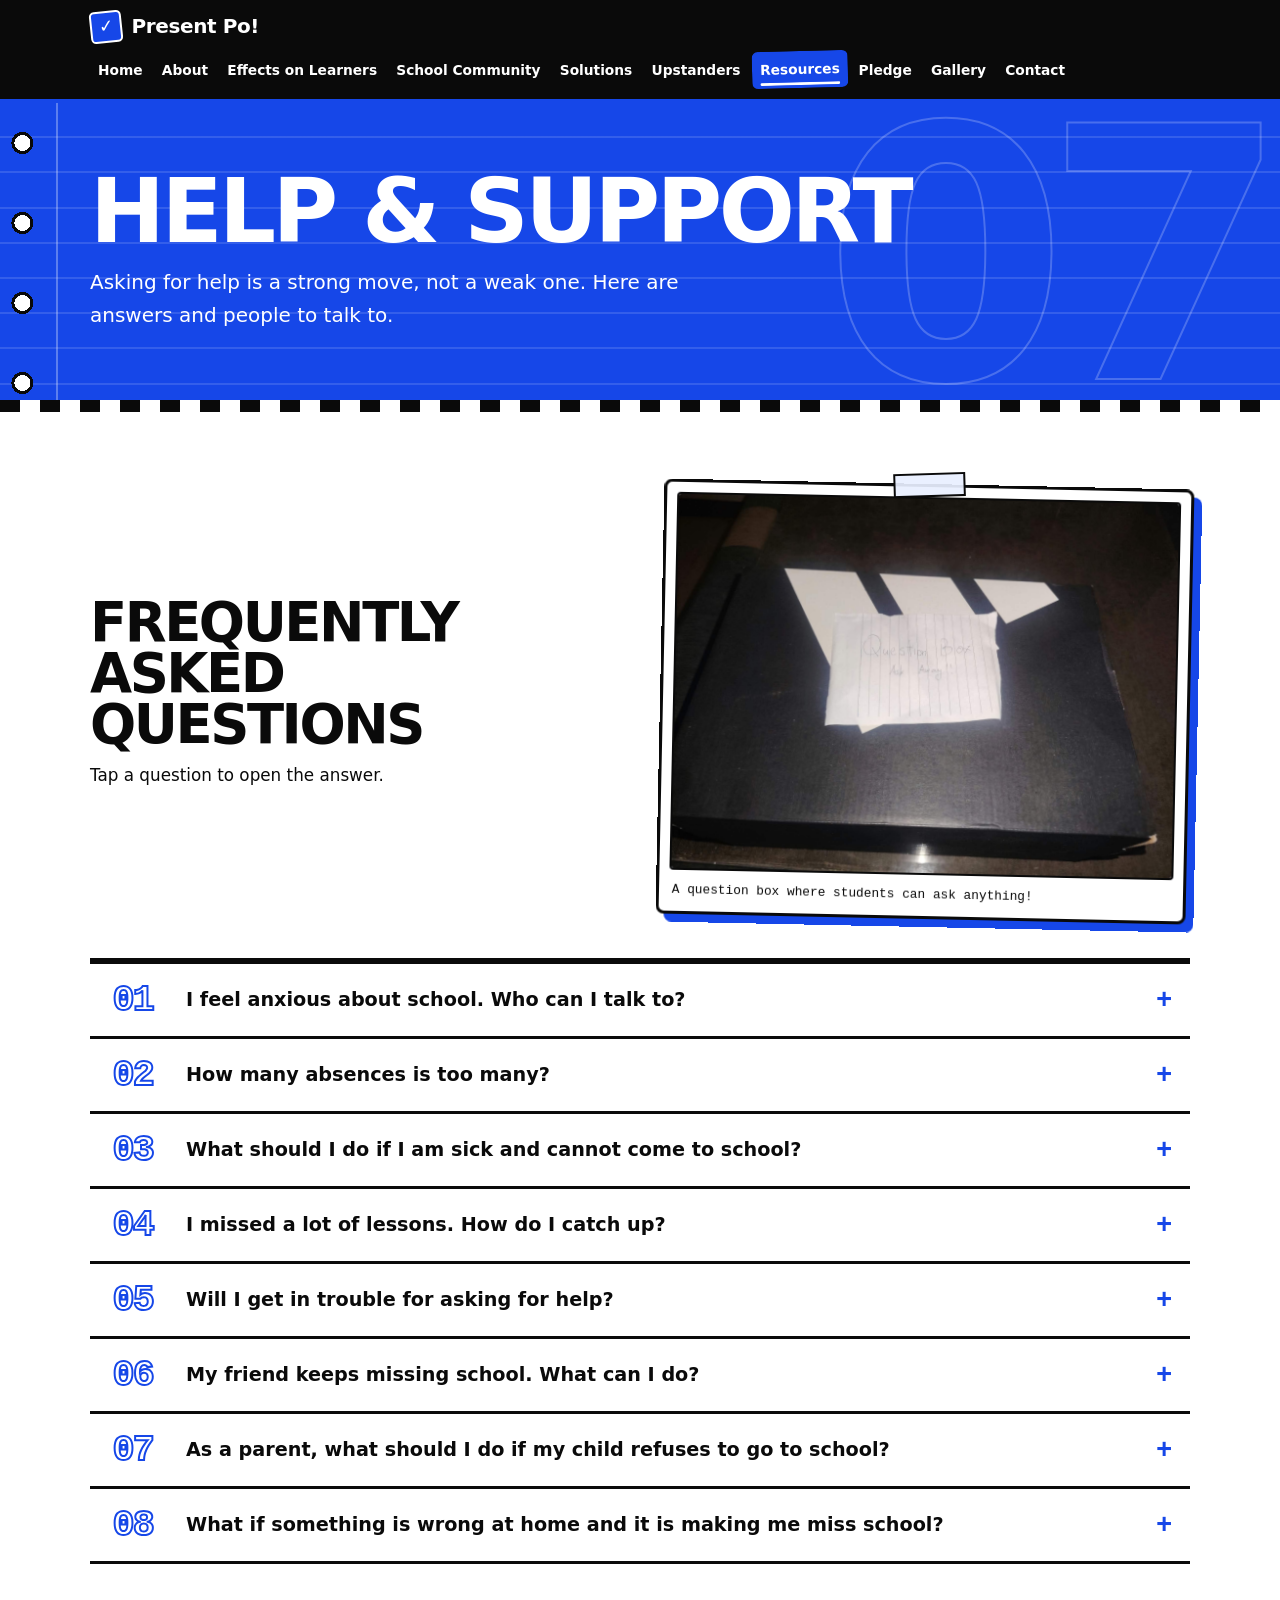
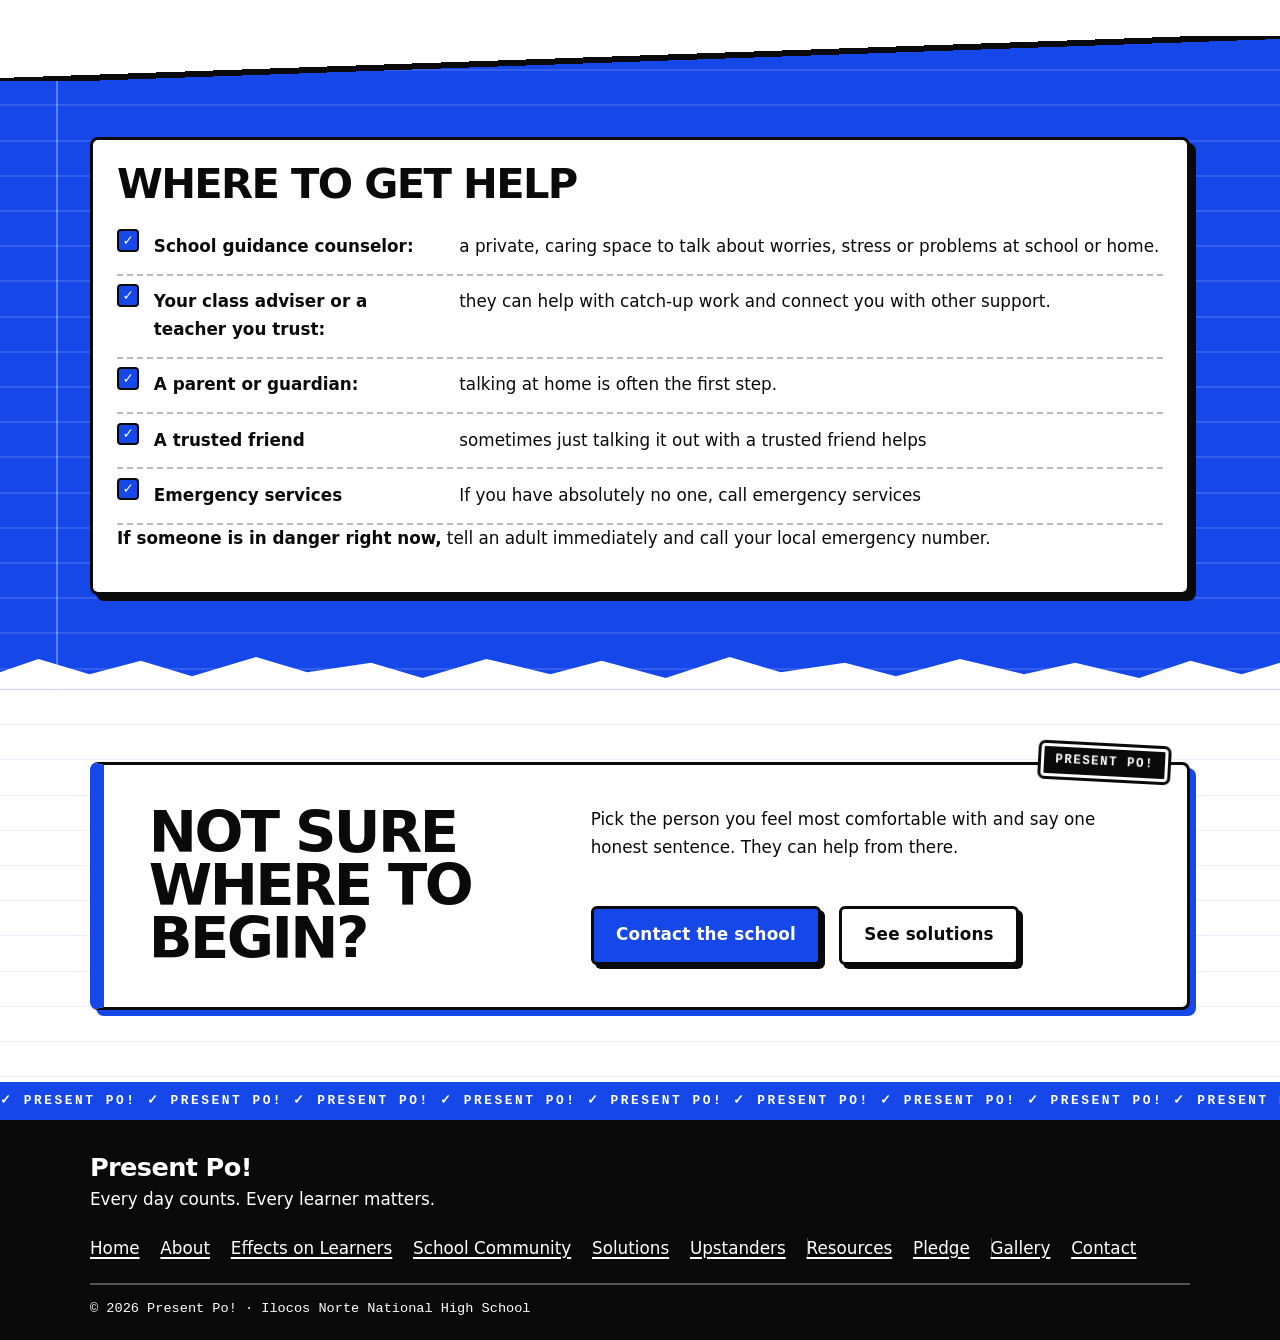
<file: resources.html>
<!DOCTYPE html>
<html lang="en">
<head>
  <meta charset="utf-8">
  <meta name="viewport" content="width=device-width, initial-scale=1">
  <title>Help &amp; Support | Present Po! | Ilocos Norte National High School</title>
  <meta name="description" content="Answers to common questions about school attendance and a list of people you can talk to at Ilocos Norte National High School.">
  <link rel="stylesheet" href="css/style.css">
  <script src="js/main.js" defer></script>
</head>
<body>
  <a class="skip-link" href="#main">Skip to main content</a>

  <header class="site-header">
    <div class="container nav-bar">
      <a class="brand" href="index.html">Present Po!</a>
      <button class="nav-toggle" type="button" aria-expanded="false" aria-controls="nav-links">Menu</button>
      <nav aria-label="Main navigation">
        <ul class="nav-links" id="nav-links">
          <li><a href="index.html">Home</a></li>
          <li><a href="about-absenteeism.html">About</a></li>
          <li><a href="effects-on-learners.html">Effects on Learners</a></li>
          <li><a href="effects-on-school-community.html">School Community</a></li>
          <li><a href="solutions.html">Solutions</a></li>
          <li><a href="upstander.html">Upstanders</a></li>
          <li><a href="resources.html">Resources</a></li>
          <li><a href="pledge.html">Pledge</a></li>
          <li><a href="gallery.html">Gallery</a></li>
          <li><a href="contact.html">Contact</a></li>
        </ul>
      </nav>
    </div>
  </header>

  <main id="main">

    <section class="page-banner">
      <div class="container">
        <h1>Help &amp; Support</h1>
        <p class="lead">Asking for help is a strong move, not a weak one. Here are answers and people to talk to.</p>
      </div>
    </section>

    <section>
      <div class="container split">
        <div>
          <h2>Frequently asked questions</h2>
          <p>Tap a question to open the answer.</p>
        </div>

        <!-- IMG SLOT: RES-01 -->
        <!-- RECOMMENDED PHOTO: A decorated question box (a shoebox or carton with a slit in the lid and "Questions? Ask here" lettered on the front) on a desk, with a few small paper slips and a pen beside it. Shoot straight on at eye level from about 1 metre in window light, with the lettering readable. No people are needed. -->
        <!-- ASPECT RATIO: 4:3 -->
        <!-- SUGGESTED FILE NAME: images/res-01.jpg -->
        <!-- ALT TEXT: A decorated question box on a desk with paper slips and a pen beside it -->
        <figure class="img-slot r-4x3" data-slot="RES-01">
          <img src="images/res-01.jpg" alt="PASTE-ALT-TEXT-HERE">
          <figcaption>A question box where students can ask anything!</figcaption>
        </figure>
      </div>

      <div class="container faq">
        <details>
          <summary>I feel anxious about school. Who can I talk to?</summary>
          <p>Start with someone you trust: a parent or guardian, your class adviser, a favorite teacher or the guidance counselor. You do not need the perfect words. "School has been hard for me lately" is enough to begin.</p>
        </details>
        <details>
          <summary>How many absences is too many?</summary>
          <p>There is no single number that fits everyone. What matters is the pattern: are absences becoming regular, or is learning starting to suffer? To find out about the school's attendance policy, ask your class adviser or the guidance office.</p>
        </details>
        <details>
          <summary>What should I do if I am sick and cannot come to school?</summary>
          <p>Rest, and have a parent or guardian tell the school as early as possible. When you feel better, ask a classmate or teacher what you missed and make a plan to catch up.</p>
        </details>
        <details>
          <summary>I missed a lot of lessons. How do I catch up?</summary>
          <p>Start small. List what you missed, ask your teachers which topics matter most and pick one to work on each day. Borrow notes from a classmate you trust, and tell your teachers you are working on it.</p>
        </details>
        <details>
          <summary>Will I get in trouble for asking for help?</summary>
          <p>Asking for help is exactly what we want you to do. The goal is to understand what is going on and support you, not to punish you.</p>
        </details>
        <details>
          <summary>My friend keeps missing school. What can I do?</summary>
          <p>Check in kindly, invite them to walk to class with you and share notes. If you are worried about their safety or wellbeing, tell a trusted adult. See the <a href="upstander.html">Upstanders page</a> for more ideas.</p>
        </details>
        <details>
          <summary>As a parent, what should I do if my child refuses to go to school?</summary>
          <p>Stay calm and ask open questions. Try to find out whether something is happening, such as worry, bullying, a hard subject or trouble with friends. Then contact the class adviser or guidance office so you can make a plan together.</p>
        </details>
        <details>
          <summary>What if something is wrong at home and it is making me miss school?</summary>
          <p>You deserve support. Talk to the guidance counselor or a teacher you trust. They can help you find options and keep your learning on track. If you are ever unsafe, tell an adult immediately.</p>
        </details>
      </div>
    </section>

    <section class="section-tint">
      <div class="container">
        <article class="card">
          <h2>Where to get help</h2>
          <ul class="check-list">
            <li><strong>School guidance counselor:</strong> a private, caring space to talk about worries, stress or problems at school or home.</li>
            <li><strong>Your class adviser or a teacher you trust:</strong> they can help with catch-up work and connect you with other support.</li>
            <li><strong>A parent or guardian:</strong> talking at home is often the first step.</li>
            <li><strong>A trusted friend</strong> sometimes just talking it out with a trusted friend helps</li>
            <li><strong>Emergency services</strong> If you have absolutely no one, call emergency services</li>
          </ul>
          <p><strong>If someone is in danger right now,</strong> tell an adult immediately and call your local emergency number.</p>
        </article>
      </div>
    </section>

    <section>
      <div class="container">
        <div class="callout">
          <h2>Not sure where to begin?</h2>
          <p>Pick the person you feel most comfortable with and say one honest sentence. They can help from there.</p>
          <div class="btn-row">
            <a class="btn btn-primary" href="contact.html">Contact the school</a>
            <a class="btn btn-outline-dark" href="solutions.html">See solutions</a>
          </div>
        </div>
      </div>
    </section>

  </main>

  <footer class="site-footer">
    <div class="container">
      <h2>Present Po!</h2>
      <p>Every day counts. Every learner matters.</p>
      <ul class="footer-nav">
        <li><a href="index.html">Home</a></li>
        <li><a href="about-absenteeism.html">About</a></li>
        <li><a href="effects-on-learners.html">Effects on Learners</a></li>
        <li><a href="effects-on-school-community.html">School Community</a></li>
        <li><a href="solutions.html">Solutions</a></li>
        <li><a href="upstander.html">Upstanders</a></li>
        <li><a href="resources.html">Resources</a></li>
        <li><a href="pledge.html">Pledge</a></li>
        <li><a href="gallery.html">Gallery</a></li>
        <li><a href="contact.html">Contact</a></li>
      </ul>
      <p class="copyright">&copy; 2026 Present Po! &middot; Ilocos Norte National High School</p>
    </div>
  </footer>
</body>
</html>
</file>
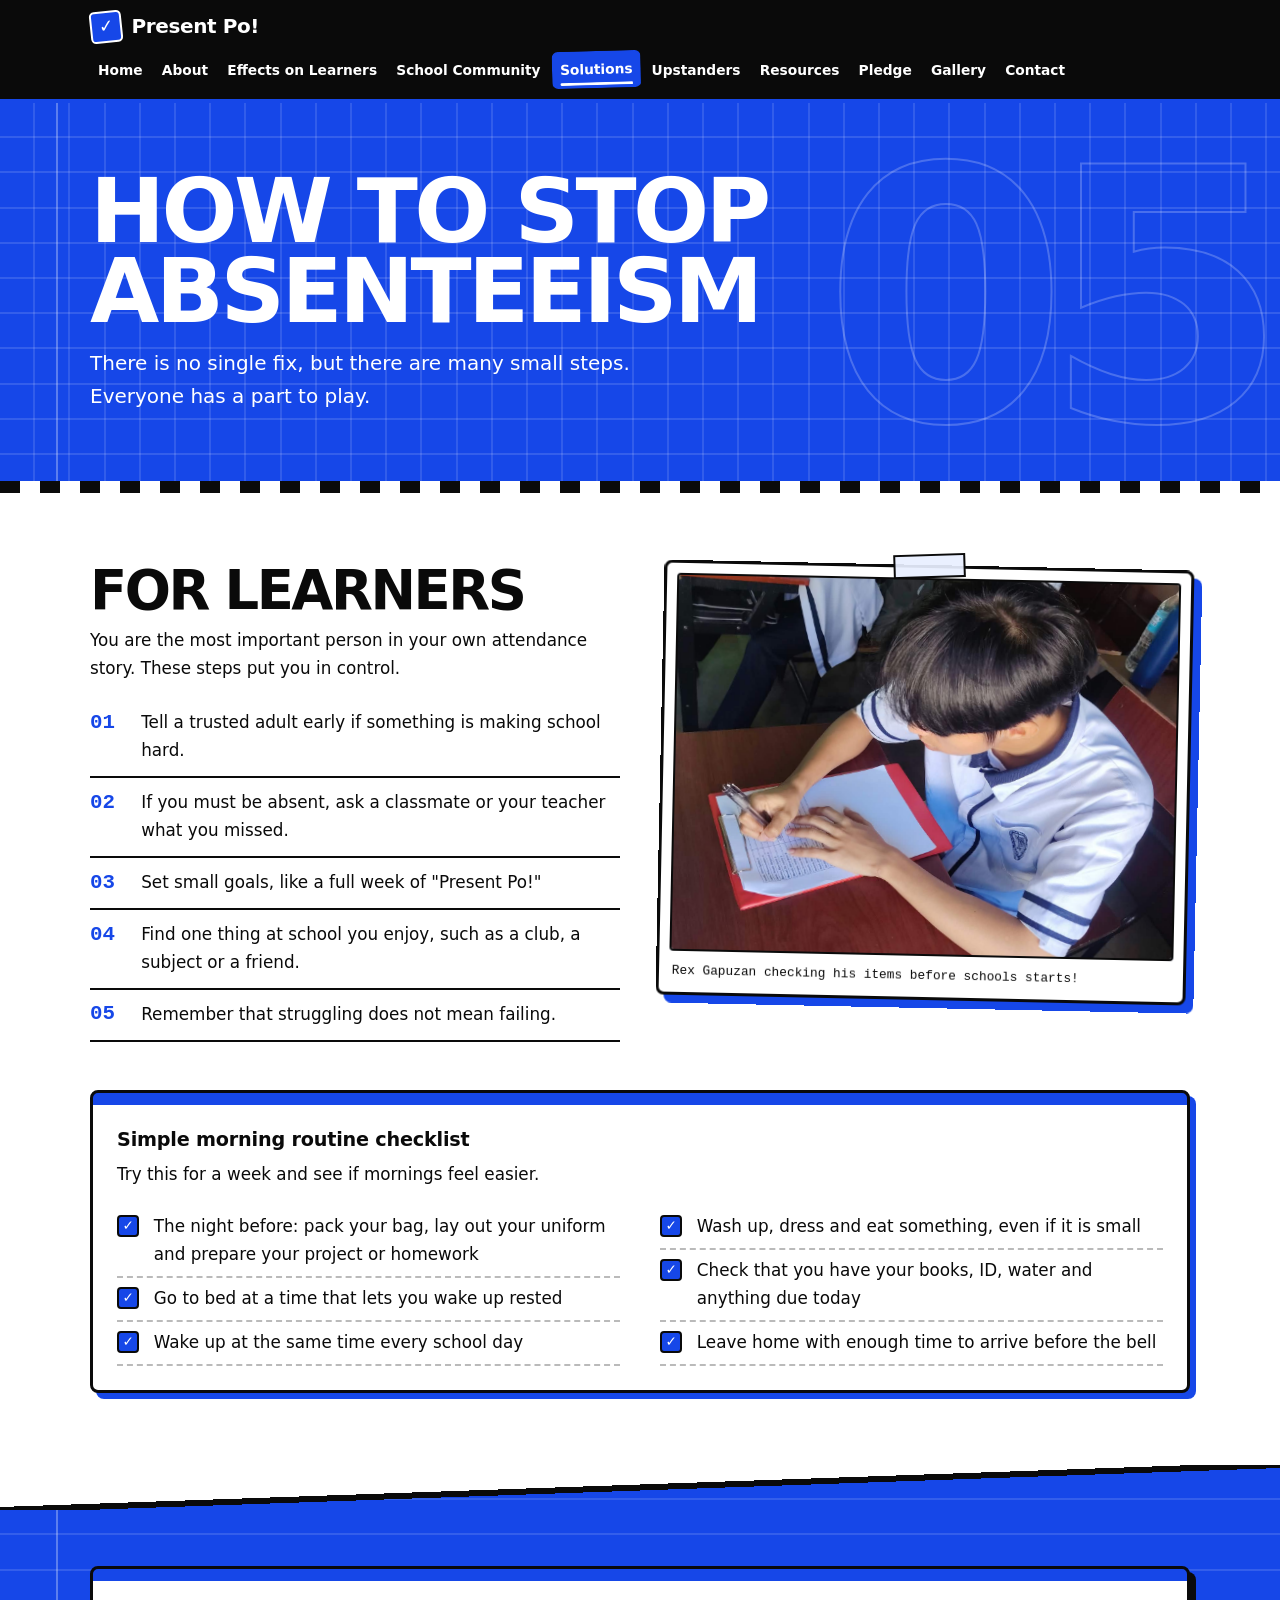
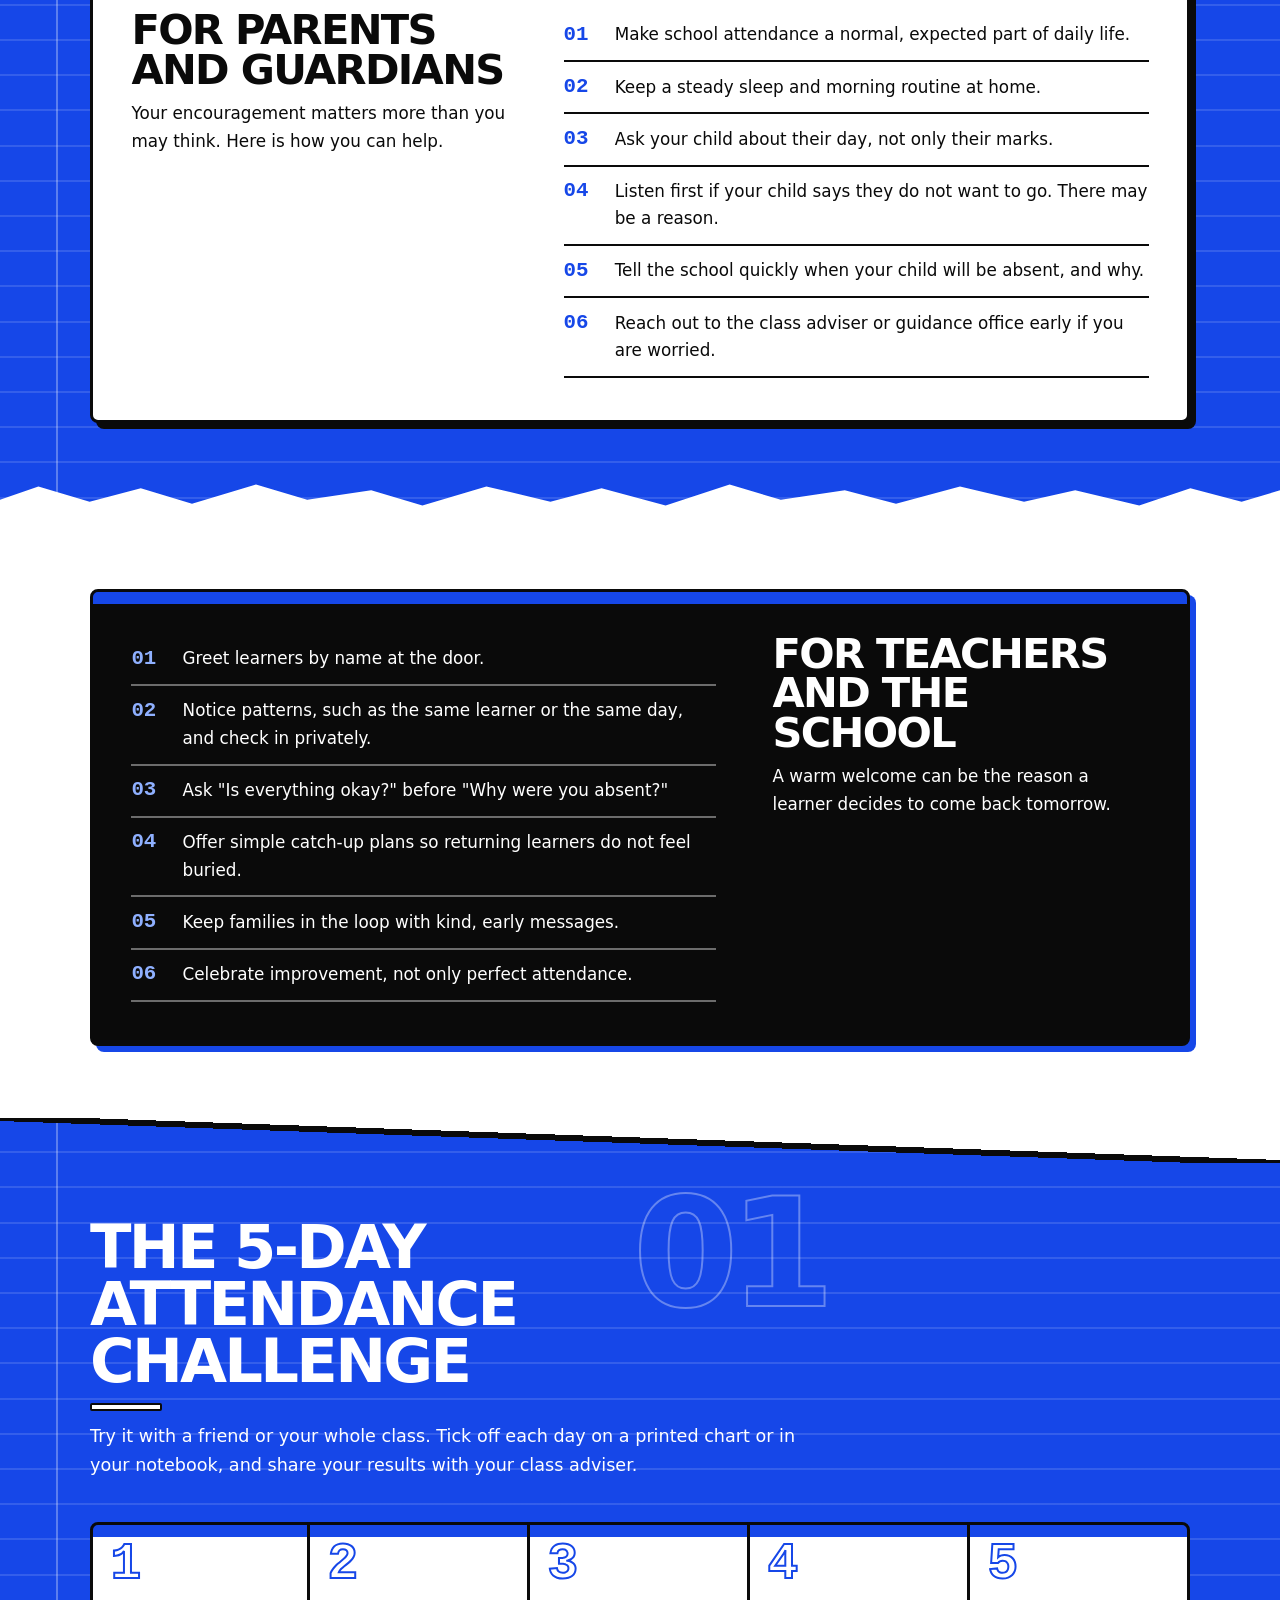
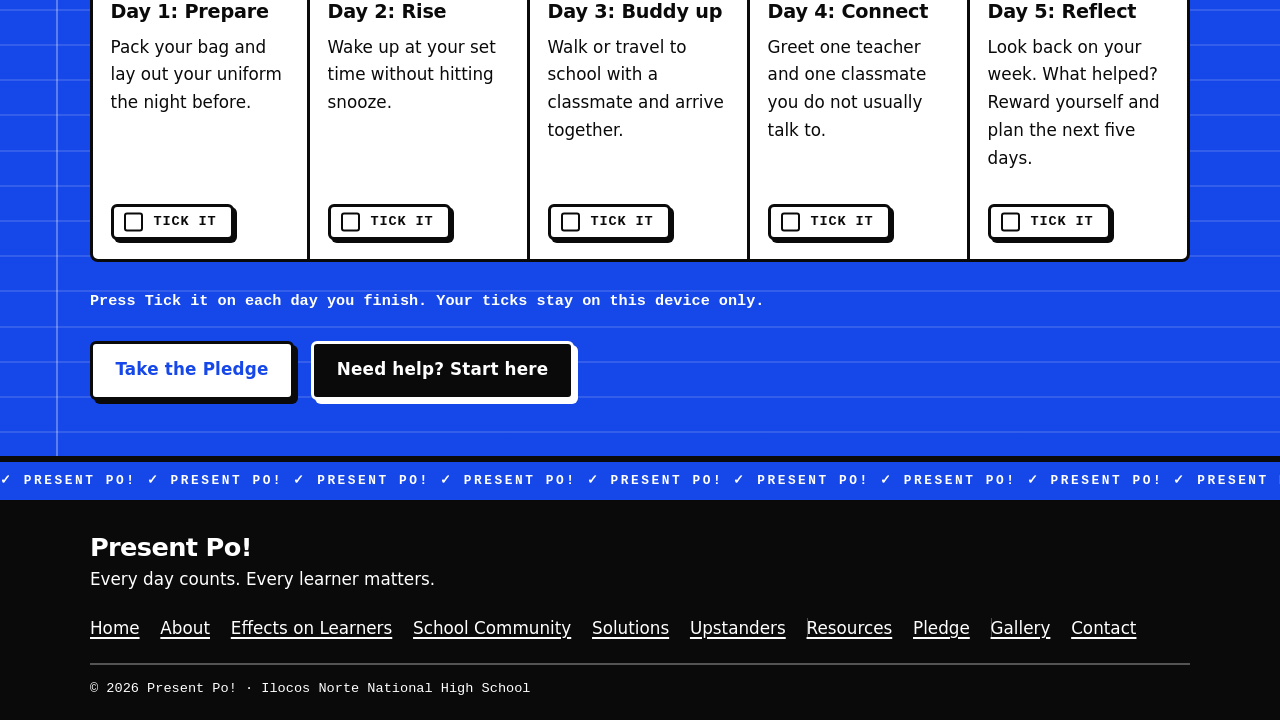
<file: solutions.html>
<!DOCTYPE html>
<html lang="en">
<head>
  <meta charset="utf-8">
  <meta name="viewport" content="width=device-width, initial-scale=1">
  <title>How to Stop Absenteeism | Present Po! | Ilocos Norte National High School</title>
  <meta name="description" content="Practical steps for learners, parents and teachers to improve school attendance, plus a morning routine checklist and a 5-Day Attendance Challenge.">
  <link rel="stylesheet" href="css/style.css">
  <script src="js/main.js" defer></script>
</head>
<body>
  <a class="skip-link" href="#main">Skip to main content</a>

  <header class="site-header">
    <div class="container nav-bar">
      <a class="brand" href="index.html">Present Po!</a>
      <button class="nav-toggle" type="button" aria-expanded="false" aria-controls="nav-links">Menu</button>
      <nav aria-label="Main navigation">
        <ul class="nav-links" id="nav-links">
          <li><a href="index.html">Home</a></li>
          <li><a href="about-absenteeism.html">About</a></li>
          <li><a href="effects-on-learners.html">Effects on Learners</a></li>
          <li><a href="effects-on-school-community.html">School Community</a></li>
          <li><a href="solutions.html">Solutions</a></li>
          <li><a href="upstander.html">Upstanders</a></li>
          <li><a href="resources.html">Resources</a></li>
          <li><a href="pledge.html">Pledge</a></li>
          <li><a href="gallery.html">Gallery</a></li>
          <li><a href="contact.html">Contact</a></li>
        </ul>
      </nav>
    </div>
  </header>

  <main id="main">

    <section class="page-banner">
      <div class="container">
        <h1>How to Stop Absenteeism</h1>
        <p class="lead">There is no single fix, but there are many small steps. Everyone has a part to play.</p>
      </div>
    </section>

    <section id="learners">
      <div class="container">
        <div class="split">
          <div>
            <h2>For learners</h2>
            <p>You are the most important person in your own attendance story. These steps put you in control.</p>
            <ul>
              <li>Tell a trusted adult early if something is making school hard.</li>
              <li>If you must be absent, ask a classmate or your teacher what you missed.</li>
              <li>Set small goals, like a full week of "Present Po!"</li>
              <li>Find one thing at school you enjoy, such as a club, a subject or a friend.</li>
              <li>Remember that struggling does not mean failing.</li>
            </ul>
          </div>

          <!-- IMG SLOT: SOL-01 -->
          <!-- RECOMMENDED PHOTO: Close-up of a learner's hand ticking off a handwritten morning checklist in a notebook (for example: pack bag, wake up on time, eat breakfast), with a pen in hand. Shoot from above at about 45 degrees at a desk or table in window light. Only the hand shows, so no face is needed, but ask the learner first. -->
          <!-- ASPECT RATIO: 4:3 -->
          <!-- SUGGESTED FILE NAME: images/sol-01.jpg -->
          <!-- ALT TEXT: A learner's hand ticking off a handwritten morning routine checklist in a notebook -->
          <figure class="img-slot r-4x3" data-slot="SOL-01">
            <img src="images/sol-01.jpg" alt="PASTE-ALT-TEXT-HERE">
            <figcaption>Rex Gapuzan checking his items before schools starts!</figcaption>
          </figure>
        </div>

        <article class="card card-accent">
          <h3>Simple morning routine checklist</h3>
          <p>Try this for a week and see if mornings feel easier.</p>
          <ul class="check-list">
            <li>The night before: pack your bag, lay out your uniform and prepare your project or homework</li>
            <li>Go to bed at a time that lets you wake up rested</li>
            <li>Wake up at the same time every school day</li>
            <li>Wash up, dress and eat something, even if it is small</li>
            <li>Check that you have your books, ID, water and anything due today</li>
            <li>Leave home with enough time to arrive before the bell</li>
          </ul>
        </article>
      </div>
    </section>

    <section id="parents" class="section-tint">
      <div class="container">
        <article class="card card-accent">
          <h2>For parents and guardians</h2>
          <p>Your encouragement matters more than you may think. Here is how you can help.</p>
          <ul>
            <li>Make school attendance a normal, expected part of daily life.</li>
            <li>Keep a steady sleep and morning routine at home.</li>
            <li>Ask your child about their day, not only their marks.</li>
            <li>Listen first if your child says they do not want to go. There may be a reason.</li>
            <li>Tell the school quickly when your child will be absent, and why.</li>
            <li>Reach out to the class adviser or guidance office early if you are worried.</li>
          </ul>
        </article>
      </div>
    </section>

    <section id="teachers">
      <div class="container">
        <article class="card card-accent">
          <h2>For teachers and the school</h2>
          <p>A warm welcome can be the reason a learner decides to come back tomorrow.</p>
          <ul>
            <li>Greet learners by name at the door.</li>
            <li>Notice patterns, such as the same learner or the same day, and check in privately.</li>
            <li>Ask "Is everything okay?" before "Why were you absent?"</li>
            <li>Offer simple catch-up plans so returning learners do not feel buried.</li>
            <li>Keep families in the loop with kind, early messages.</li>
            <li>Celebrate improvement, not only perfect attendance.</li>
          </ul>
        </article>
      </div>
    </section>

    <section id="challenge" class="section-tint">
      <div class="container">
        <div class="section-head">
          <h2>The 5-Day Attendance Challenge</h2>
          <p>Try it with a friend or your whole class. Tick off each day on a printed chart or in your notebook, and share your results with your class adviser.</p>
        </div>
        <div class="grid">
          <article class="card card-accent">
            <h3>Day 1: Prepare</h3>
            <p>Pack your bag and lay out your uniform the night before.</p>
          </article>
          <article class="card card-accent">
            <h3>Day 2: Rise</h3>
            <p>Wake up at your set time without hitting snooze.</p>
          </article>
          <article class="card card-accent">
            <h3>Day 3: Buddy up</h3>
            <p>Walk or travel to school with a classmate and arrive together.</p>
          </article>
          <article class="card card-accent">
            <h3>Day 4: Connect</h3>
            <p>Greet one teacher and one classmate you do not usually talk to.</p>
          </article>
          <article class="card card-accent">
            <h3>Day 5: Reflect</h3>
            <p>Look back on your week. What helped? Reward yourself and plan the next five days.</p>
          </article>
        </div>

        <div class="btn-row">
          <a class="btn btn-primary" href="pledge.html">Take the Pledge</a>
          <a class="btn btn-outline-dark" href="resources.html">Need help? Start here</a>
        </div>
      </div>
    </section>

  </main>

  <footer class="site-footer">
    <div class="container">
      <h2>Present Po!</h2>
      <p>Every day counts. Every learner matters.</p>
      <ul class="footer-nav">
        <li><a href="index.html">Home</a></li>
        <li><a href="about-absenteeism.html">About</a></li>
        <li><a href="effects-on-learners.html">Effects on Learners</a></li>
        <li><a href="effects-on-school-community.html">School Community</a></li>
        <li><a href="solutions.html">Solutions</a></li>
        <li><a href="upstander.html">Upstanders</a></li>
        <li><a href="resources.html">Resources</a></li>
        <li><a href="pledge.html">Pledge</a></li>
        <li><a href="gallery.html">Gallery</a></li>
        <li><a href="contact.html">Contact</a></li>
      </ul>
      <p class="copyright">&copy; 2026 Present Po! &middot; Ilocos Norte National High School</p>
    </div>
  </footer>
</body>
</html>
</file>
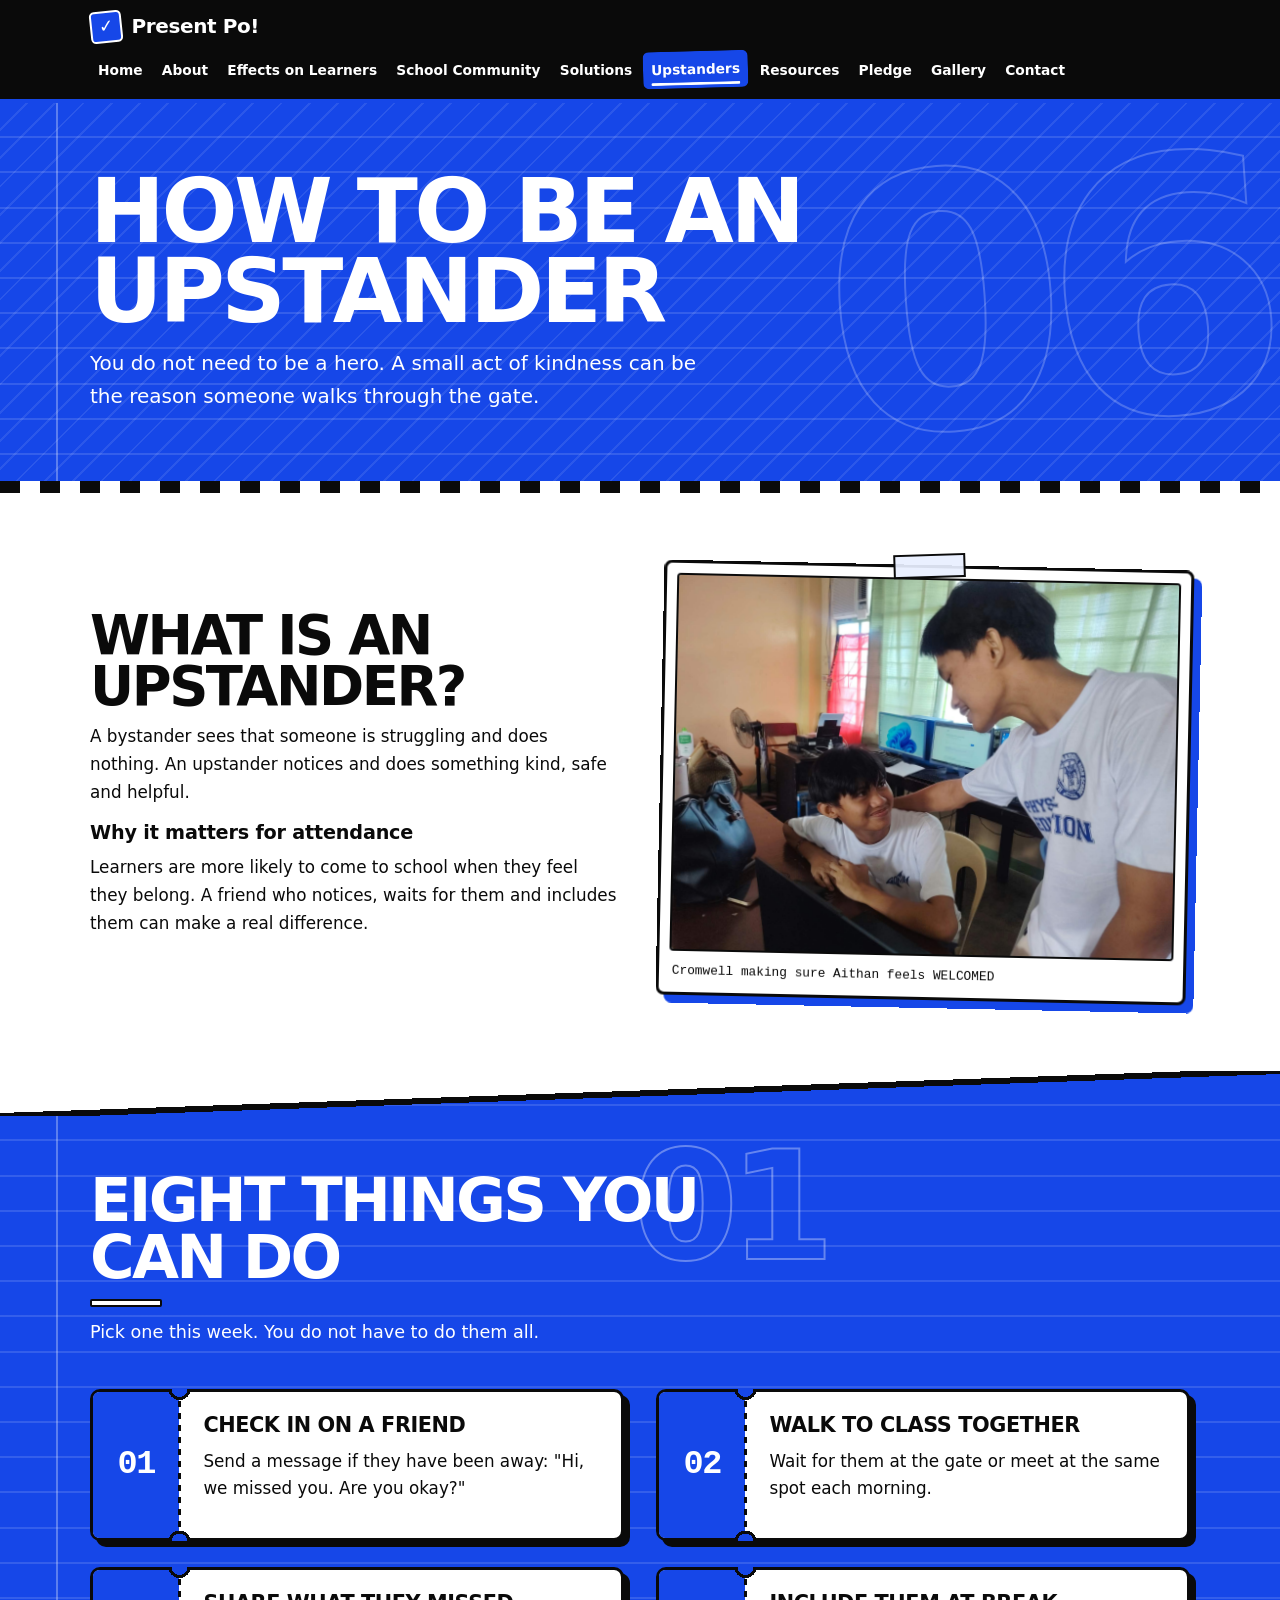
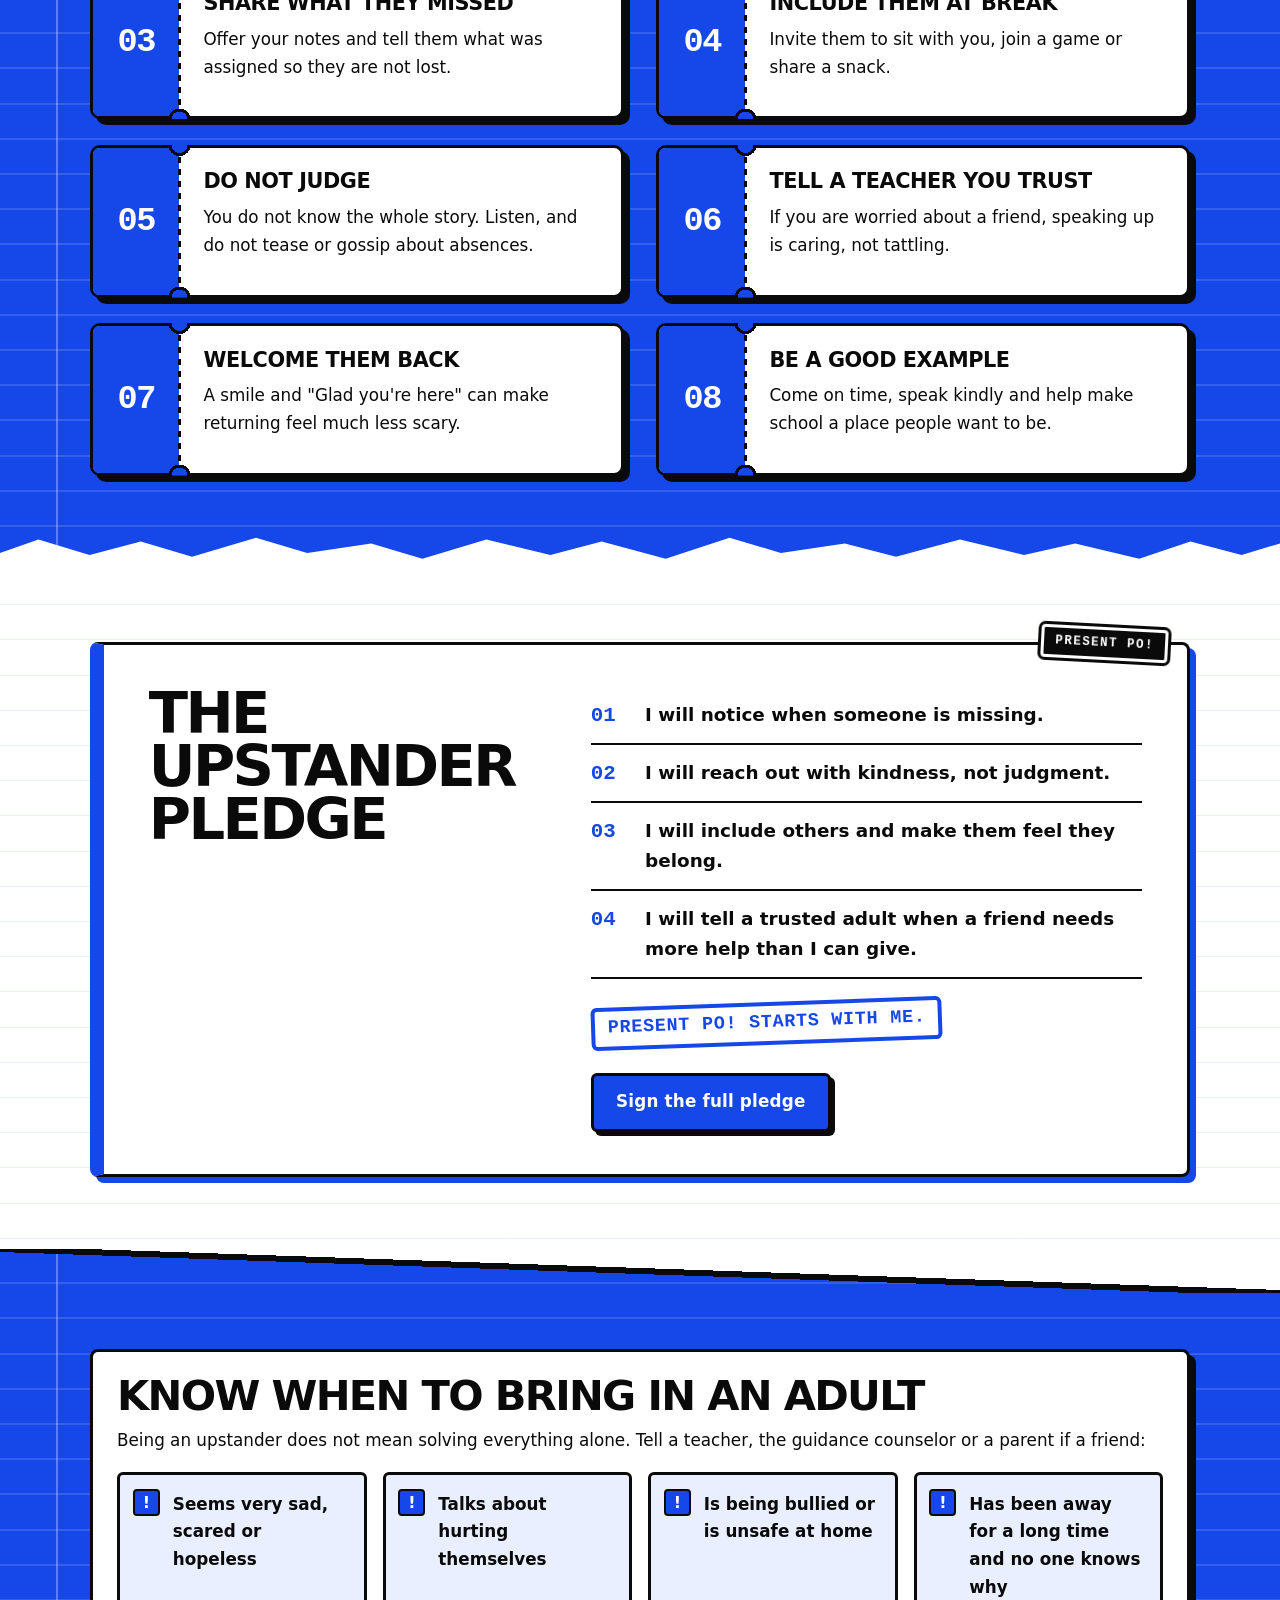
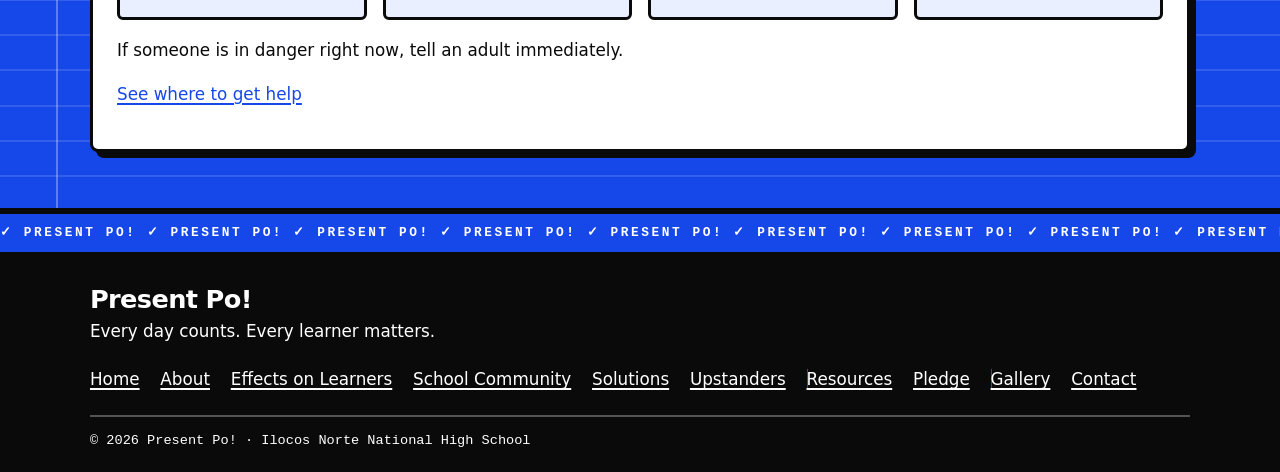
<file: upstander.html>
<!DOCTYPE html>
<html lang="en">
<head>
  <meta charset="utf-8">
  <meta name="viewport" content="width=device-width, initial-scale=1">
  <title>How to Be an Upstander | Present Po! | Ilocos Norte National High School</title>
  <meta name="description" content="What an upstander is, why it matters for school attendance, and eight simple actions you can take to support a classmate.">
  <link rel="stylesheet" href="css/style.css">
  <script src="js/main.js" defer></script>
</head>
<body>
  <a class="skip-link" href="#main">Skip to main content</a>

  <header class="site-header">
    <div class="container nav-bar">
      <a class="brand" href="index.html">Present Po!</a>
      <button class="nav-toggle" type="button" aria-expanded="false" aria-controls="nav-links">Menu</button>
      <nav aria-label="Main navigation">
        <ul class="nav-links" id="nav-links">
          <li><a href="index.html">Home</a></li>
          <li><a href="about-absenteeism.html">About</a></li>
          <li><a href="effects-on-learners.html">Effects on Learners</a></li>
          <li><a href="effects-on-school-community.html">School Community</a></li>
          <li><a href="solutions.html">Solutions</a></li>
          <li><a href="upstander.html">Upstanders</a></li>
          <li><a href="resources.html">Resources</a></li>
          <li><a href="pledge.html">Pledge</a></li>
          <li><a href="gallery.html">Gallery</a></li>
          <li><a href="contact.html">Contact</a></li>
        </ul>
      </nav>
    </div>
  </header>

  <main id="main">

    <section class="page-banner">
      <div class="container">
        <h1>How to Be an Upstander</h1>
        <p class="lead">You do not need to be a hero. A small act of kindness can be the reason someone walks through the gate.</p>
      </div>
    </section>

    <section>
      <div class="container split">
        <div>
          <h2>What is an upstander?</h2>
          <p>A bystander sees that someone is struggling and does nothing. An upstander notices and does something kind, safe and helpful.</p>
          <h3>Why it matters for attendance</h3>
          <p>Learners are more likely to come to school when they feel they belong. A friend who notices, waits for them and includes them can make a real difference.</p>
        </div>

        <!-- IMG SLOT: UP-01 -->
        <!-- RECOMMENDED PHOTO: One learner waving a classmate over to sit with them at a canteen or bench table at break. Shoot from table height a few metres away, in open shade, and ask both learners first. -->
        <!-- ASPECT RATIO: 4:3 -->
        <!-- SUGGESTED FILE NAME: images/up-01.jpg -->
        <!-- ALT TEXT: A learner waving a classmate over to sit at their table during break -->
        <figure class="img-slot r-4x3" data-slot="UP-01">
          <img src="images/up-01.jpg" alt="PASTE-ALT-TEXT-HERE">
          <figcaption>Cromwell making sure Aithan feels WELCOMED</figcaption>
        </figure>
      </div>
    </section>

    <section class="section-tint">
      <div class="container">
        <div class="section-head">
          <h2>Eight things you can do</h2>
          <p>Pick one this week. You do not have to do them all.</p>
        </div>
        <div class="grid">
          <article class="card card-accent">
            <h3>Check in on a friend</h3>
            <p>Send a message if they have been away: "Hi, we missed you. Are you okay?"</p>
          </article>
          <article class="card card-accent">
            <h3>Walk to class together</h3>
            <p>Wait for them at the gate or meet at the same spot each morning.</p>
          </article>
          <article class="card card-accent">
            <h3>Share what they missed</h3>
            <p>Offer your notes and tell them what was assigned so they are not lost.</p>
          </article>
          <article class="card card-accent">
            <h3>Include them at break</h3>
            <p>Invite them to sit with you, join a game or share a snack.</p>
          </article>
          <article class="card card-accent">
            <h3>Do not judge</h3>
            <p>You do not know the whole story. Listen, and do not tease or gossip about absences.</p>
          </article>
          <article class="card card-accent">
            <h3>Tell a teacher you trust</h3>
            <p>If you are worried about a friend, speaking up is caring, not tattling.</p>
          </article>
          <article class="card card-accent">
            <h3>Welcome them back</h3>
            <p>A smile and "Glad you're here" can make returning feel much less scary.</p>
          </article>
          <article class="card card-accent">
            <h3>Be a good example</h3>
            <p>Come on time, speak kindly and help make school a place people want to be.</p>
          </article>
        </div>
      </div>
    </section>

    <section>
      <div class="container">
        <div class="callout">
          <h2>The Upstander Pledge</h2>
          <p>I will notice when someone is missing.</p>
          <p>I will reach out with kindness, not judgment.</p>
          <p>I will include others and make them feel they belong.</p>
          <p>I will tell a trusted adult when a friend needs more help than I can give.</p>
          <p><strong>Present Po! starts with me.</strong></p>
          <div class="btn-row">
            <a class="btn btn-primary" href="pledge.html">Sign the full pledge</a>
          </div>
        </div>
      </div>
    </section>

    <section class="section-tint">
      <div class="container">
        <article class="card">
          <h2>Know when to bring in an adult</h2>
          <p>Being an upstander does not mean solving everything alone. Tell a teacher, the guidance counselor or a parent if a friend:</p>
          <ul>
            <li>Seems very sad, scared or hopeless</li>
            <li>Talks about hurting themselves</li>
            <li>Is being bullied or is unsafe at home</li>
            <li>Has been away for a long time and no one knows why</li>
          </ul>
          <p>If someone is in danger right now, tell an adult immediately.</p>
          <p><a href="resources.html">See where to get help</a></p>
        </article>
      </div>
    </section>

  </main>

  <footer class="site-footer">
    <div class="container">
      <h2>Present Po!</h2>
      <p>Every day counts. Every learner matters.</p>
      <ul class="footer-nav">
        <li><a href="index.html">Home</a></li>
        <li><a href="about-absenteeism.html">About</a></li>
        <li><a href="effects-on-learners.html">Effects on Learners</a></li>
        <li><a href="effects-on-school-community.html">School Community</a></li>
        <li><a href="solutions.html">Solutions</a></li>
        <li><a href="upstander.html">Upstanders</a></li>
        <li><a href="resources.html">Resources</a></li>
        <li><a href="pledge.html">Pledge</a></li>
        <li><a href="gallery.html">Gallery</a></li>
        <li><a href="contact.html">Contact</a></li>
      </ul>
      <p class="copyright">&copy; 2026 Present Po! &middot; Ilocos Norte National High School</p>
    </div>
  </footer>
</body>
</html>
</file>
<file: css/style.css>
/* ==========================================================================
   PRESENT PO!  ·  css/style.css  ·  FINAL
   CONCEPT: THE REGISTER. Every interaction "marks you present".
   Three verbs only:  TICK (boxes fill)  ·  STAMP (labels press)  ·  RULE (lines draw)
   Colours: blue (primary), white, black. Tints of those only.
   Motion: 120-280ms, one easing token, nothing loops.

   FAIL-SAFE RULE (task A): every blue surface paints its own background-color
   on the element itself. Diagonal edges, torn edges, ink rules, numerals and
   ghost text are thin decorative ::before/::after layers ON TOP. If any of
   them fails to paint, content stays on blue or white, never on black.
   No negative z-index panels. No clip-path on a section that holds content.

   JS hooks used (all optional, everything works without JS):
     --progress  (html)    scroll progress 0..1
     --px --py   (.card)   pointer position in px, for the spotlight
     --mx --my   (.img-slot) pointer offset -1..1, for polaroid sway
     --bx        (.hero, .page-banner) pointer offset -1..1, ghost parallax
     .rv .rv-in --i        scroll-reveal state (JS adds, then removes)
     .arrow[data-dir]      arrow glyph wrapped inside .card-link
     .hero-mark --cx --cy  click-anywhere tick/stamp in the hero (JS creates)
     .is-slam              added to a challenge card for one stamp slam
     --n (.gallery-grid)   whole number of sprocket holes per row (set per breakpoint)
   ========================================================================== */

/* ===== 1. TOKENS ===== */
:root{
  --blue:#1647e8;--blue-deep:#0b2fb8;--sky:#8fb0ff;--ice:#e9efff;
  --ink:#0a0a0a;--white:#ffffff;--paper:#ffffff;--muted:#33384a;
  --radius:8px;--max:1100px;
  --sans:system-ui,-apple-system,"Segoe UI",Roboto,Helvetica,Arial,sans-serif;
  --mono:ui-monospace,"SF Mono","Cascadia Mono",Menlo,Consolas,"Liberation Mono",monospace;
  --ease:cubic-bezier(.25,.9,.3,1.1);
  --t-fast:140ms;--t:200ms;--t-slow:260ms;--t-slam:280ms;
  --m:1;               /* motion multiplier: 0 when the visitor prefers reduced motion */
  --hc:var(--blue);    /* heading underline colour on hover (changes per surface) */
  --tr:translate var(--t) var(--ease),rotate var(--t) var(--ease),scale var(--t) var(--ease),transform var(--t) var(--ease),box-shadow var(--t) var(--ease),background-color var(--t) var(--ease),border-color var(--t) var(--ease),color var(--t) var(--ease),opacity var(--t) var(--ease);
  --ruled:repeating-linear-gradient(180deg,transparent 0,transparent calc(2.2rem - 2px),rgba(255,255,255,.13) calc(2.2rem - 2px),rgba(255,255,255,.13) 2.2rem);
  --ruled-ink:repeating-linear-gradient(180deg,transparent 0,transparent calc(2.2rem - 1px),rgba(22,71,232,.09) calc(2.2rem - 1px),rgba(22,71,232,.09) 2.2rem);
  --margin:none;
  --ct:clamp(1.25rem,3.5vw,3.25rem);   /* height of the diagonal top edge */
  --cb:clamp(1.4rem,3vw,2.4rem);       /* height of the torn bottom edge  */
  --torn:polygon(0 55%,3% 20%,7% 60%,11% 25%,15% 65%,20% 15%,24% 55%,29% 30%,33% 70%,38% 20%,43% 60%,47% 25%,52% 70%,57% 15%,61% 55%,66% 30%,70% 65%,75% 20%,80% 60%,84% 30%,89% 70%,93% 25%,97% 60%,100% 30%,100% 100%,0 100%);
}
@media (min-width:1200px){
  :root{--margin:linear-gradient(90deg,transparent 3.5rem,rgba(255,255,255,.3) 3.5rem,rgba(255,255,255,.3) calc(3.5rem + 2px),transparent calc(3.5rem + 2px))}
}
@media (prefers-reduced-motion:reduce){
  :root{--m:0;--t-fast:1ms;--t:1ms;--t-slow:1ms;--t-slam:1ms}
  *,*::before,*::after{animation:none!important;scroll-behavior:auto!important}
}

/* One shared stamp keyframe (STAMP verb). Only used when motion is allowed. */
@media (prefers-reduced-motion:no-preference){
  @keyframes slam{
    0%{scale:2.4;rotate:calc(var(--rot,-5deg) - 14deg);opacity:0}
    65%{scale:.92;rotate:calc(var(--rot,-5deg) + 2deg);opacity:1}
    100%{scale:1;rotate:var(--rot,-5deg);opacity:1}
  }
  @keyframes fadeOut{to{opacity:0}}
  @keyframes rowIn{from{opacity:0;transform:translateY(-6px)}to{opacity:1;transform:none}}
  @keyframes dropIn{from{transform:translateY(-1.5rem) scale(1.15) rotate(-8deg);opacity:0}to{transform:none;opacity:1}}
}

/* ===== 2. BASE ===== */
*,*::before,*::after{box-sizing:border-box}
html{scroll-padding-top:5.5rem}
@media (prefers-reduced-motion:no-preference){html{scroll-behavior:smooth}}
[hidden]{display:none!important}
body{margin:0;font-family:var(--sans);font-size:1.05rem;line-height:1.65;color:var(--ink);background:var(--white)}
main{counter-reset:sec}
.section-head{counter-increment:sec}   /* roll numerals count the headings on THIS page: 01, 02, 03... (the banner shows the page number) */
img{max-width:100%;height:auto}
h1,h2,h3{color:var(--ink);font-weight:900;letter-spacing:-.025em;line-height:1.08;margin:0 0 .7rem;overflow-wrap:break-word;text-decoration:underline;text-decoration-color:transparent;text-decoration-thickness:.08em;text-underline-offset:.16em;transition:text-decoration-color var(--t) var(--ease)}
h1{font-size:clamp(2.2rem,7vw,4.4rem);text-transform:uppercase;letter-spacing:-.04em;line-height:.96}
h2{font-size:clamp(1.65rem,4vw,2.6rem)}
h3{font-size:1.2rem;font-weight:800;letter-spacing:-.01em}
p{margin:0 0 1rem}
ul{padding-left:1.25rem}
li::marker{color:var(--blue);font-weight:900}
a{color:var(--blue);text-decoration-thickness:2px;text-underline-offset:3px;--hl:var(--ice)}

/* Keyboard focus: always visible, colour chosen for the surface behind it */
:focus-visible{outline:3px solid var(--ink);outline-offset:3px}
.site-header :focus-visible,.site-footer :focus-visible,.rollcall :focus-visible,.hero :focus-visible,.page-banner :focus-visible,.section-tint :focus-visible,.wall-board :focus-visible{outline-color:#fff}
.section-tint :is(.card,.callout,.pledge-card) :focus-visible,.rollcall-inner>div:last-child :focus-visible{outline-color:var(--ink)}

/* ===== 3. LAYOUT & SECTIONS ===== */
.container{width:min(100% - 2rem,var(--max));margin-inline:auto}
section{padding:4.5rem 0}

/* Blue "register page" sections.
   FAIL-SAFE: the section itself is blue. Top edge = a thin diagonal wedge of paper with an ink rule
   (a gradient on ::before, no clip-path). Bottom edge = a torn strip of paper (::after, clip-path).
   If either layer fails, you simply get a straight blue edge. Black is never behind the content. */
.section-tint{--hc:#fff;position:relative;background-color:var(--blue);background-image:var(--margin),var(--ruled);color:#fff;padding-block:calc(var(--ct) + 3.5rem) calc(var(--cb) + 3.5rem)}
.section-tint>.container{position:relative;z-index:1}
.section-tint::before,.section-tint::after{content:"";position:absolute;left:0;right:0;z-index:0;pointer-events:none}
.section-tint::before{top:0;height:var(--ct);background:linear-gradient(to bottom right,var(--paper) calc(50% - 3px),var(--ink) calc(50% - 3px),var(--ink) calc(50% + 3px),transparent calc(50% + 3px))}
.section-tint:is(:nth-of-type(4n+1),:nth-of-type(4n+2))::before{background:linear-gradient(to bottom left,var(--paper) calc(50% - 3px),var(--ink) calc(50% - 3px),var(--ink) calc(50% + 3px),transparent calc(50% + 3px))}
.section-tint::after{bottom:0;height:var(--cb);background:var(--paper);clip-path:var(--torn)}
.section-tint:last-child::after{display:none}
.section-tint:last-child{padding-bottom:3.5rem;border-bottom:6px solid var(--ink)}
.section-tint h2{color:#fff}
.section-tint a{color:#fff;--hl:var(--ink)}
.section-tint :is(.card,.callout,.pledge-card){--hc:var(--blue)}
.section-tint :is(.card,.callout,.pledge-card) a{--hl:var(--ice)}

/* Section heads: display type + an outlined roll numeral off to the side */
.section-head{position:relative;max-width:46rem;margin-bottom:2.6rem;translate:0 var(--ry,0px)}
.section-head>*{position:relative}
.section-head::before{content:counter(sec,decimal-leading-zero);content:counter(sec,decimal-leading-zero) / "";position:absolute;right:0;top:-1.6rem;font:900 clamp(4.5rem,15vw,9.5rem)/.8 var(--sans);letter-spacing:-.06em;color:transparent;-webkit-text-stroke:2px rgba(22,71,232,.26);pointer-events:none}
.section-tint .section-head::before{-webkit-text-stroke-color:rgba(255,255,255,.34)}
.section-head h2{font-size:clamp(1.9rem,5.4vw,3.8rem);text-transform:uppercase;letter-spacing:-.045em;line-height:.94}
.section-head h2::after{content:"";display:block;width:4.5rem;height:8px;margin-top:.8rem;background:var(--blue);border:2px solid var(--ink);border-radius:2px;transform-origin:left center;transition:var(--tr)}
.section-tint .section-head h2::after{background:#fff}
.section-head p{font-size:1.1rem}
.section-head-center{margin-inline:auto;text-align:center}
.section-head-center::before{right:auto;left:50%;translate:-50% 0}
.section-head-center h2::after{margin-inline:auto;transform-origin:center}
.section-head-center .btn-row{justify-content:center}
.section-head-center p:first-of-type{font-size:1.3rem;font-weight:700;line-height:1.45}
.split>div>h2:first-child{font-size:clamp(1.9rem,5vw,3.4rem);text-transform:uppercase;letter-spacing:-.045em;line-height:.94}
.eyebrow{display:inline-block;background:var(--ink);color:#fff;font:700 .78rem/1 var(--mono);letter-spacing:.14em;text-transform:uppercase;padding:.5rem .75rem;margin-bottom:1.1rem;border-radius:4px;rotate:-1.5deg;transition:var(--tr)}
.lead{font-size:1.25rem}

.grid{display:grid;gap:1.75rem;grid-template-columns:repeat(auto-fit,minmax(240px,1fr));counter-reset:item}
.grid+p{margin-top:2rem}
.split{display:grid;gap:2.5rem;grid-template-columns:repeat(auto-fit,minmax(280px,1fr));align-items:center}
@media (min-width:700px){
  .grid{padding-bottom:1.5rem}
  .grid>:nth-child(even){--stag:1.5rem}                         /* staggered register rows */
}
@media (min-width:900px){
  .split>.img-slot{align-self:start;position:sticky;top:6.5rem}  /* photo stays beside long text */
}

/* ===== 4. HEADER, NAV, SKIP LINK ===== */
.site-header{position:sticky;top:0;z-index:100;background:var(--ink);border-bottom:4px solid var(--blue)}
.site-header::after{content:"";position:absolute;left:0;right:0;bottom:-4px;height:4px;background:#fff;clip-path:inset(0 calc(100% - var(--progress,0)*100%) 0 0);pointer-events:none}   /* scroll-progress rule */
.nav-bar{display:flex;flex-wrap:wrap;align-items:center;justify-content:space-between;gap:.5rem;padding:.65rem 0}
.brand{display:inline-flex;align-items:center;gap:.6rem;color:#fff;font-weight:900;font-size:1.25rem;letter-spacing:-.02em;text-decoration:none;transition:var(--tr)}
.brand::before{content:"\2713";content:"\2713" / "";display:inline-grid;place-items:center;width:2rem;height:2rem;background:var(--blue);border:2px solid #fff;border-radius:5px;font-size:1.1rem;line-height:1;rotate:-6deg;transition:var(--tr)}
.nav-toggle{display:none;background:var(--ink);color:#fff;border:3px solid #fff;border-radius:6px;padding:.4rem .9rem;font:800 .9rem var(--mono);letter-spacing:.08em;text-transform:uppercase;cursor:pointer;transition:var(--tr)}
.nav-toggle[aria-expanded="true"]{background:#fff;color:var(--ink)}
.nav-links{display:flex;flex-wrap:wrap;gap:.2rem;list-style:none;margin:0;padding:0}
.nav-links a{position:relative;isolation:isolate;display:block;padding:.45rem .5rem;border-radius:6px;color:#fff;text-decoration:none;font-size:.86rem;font-weight:700;transition:var(--tr)}
.nav-links a::before{content:"";position:absolute;inset:0;z-index:-1;border-radius:6px;background:var(--blue);clip-path:inset(0 100% 0 0);transition:clip-path var(--t) var(--ease),background-color var(--t) var(--ease)}
.nav-links a::after{content:"";position:absolute;left:.5rem;right:.5rem;bottom:.18rem;height:3px;border-radius:2px;background:#fff;clip-path:inset(0 100% 0 0);transition:clip-path var(--t) var(--ease) 50ms}
.nav-links a[aria-current="page"]{rotate:-1.5deg}
.nav-links a[aria-current="page"]::before,.nav-links a[aria-current="page"]::after{clip-path:inset(0)}

.skip-link{position:absolute;left:-999px;top:0;background:#fff;color:var(--ink);border:3px solid var(--ink);padding:.6rem 1rem;font-weight:800;z-index:200;box-shadow:4px 4px 0 var(--blue);transition:var(--tr)}
.skip-link:focus{left:.75rem;top:.75rem}
.skip-link:is(:hover,:focus-visible){background:var(--blue);color:#fff;box-shadow:4px 4px 0 var(--ink)}

/* ===== 5. HERO & PAGE BANNERS ("register paper") ===== */
.hero,.page-banner{position:relative;color:#fff;background-color:var(--blue);background-image:var(--deco,none),var(--margin),var(--ruled)}
.hero{overflow:hidden;overflow:clip;padding:4.5rem 0 5.5rem;border-bottom:6px solid var(--ink)}
.hero .container{position:relative;z-index:1}
.hero h1{color:#fff;font-size:clamp(2.4rem,6.8vw,5.2rem);line-height:.92}
.hero .lead{max-width:34rem}
.hero::before{content:"\2713";content:"\2713" / "";position:absolute;right:3%;bottom:-3.5rem;font:900 clamp(12rem,30vw,24rem)/1 var(--sans);color:transparent;-webkit-text-stroke:2px rgba(255,255,255,.2);translate:calc(var(--bx,0)*-24px*var(--m)) 0;pointer-events:none;transition:translate var(--t-slow) var(--ease),-webkit-text-stroke-color var(--t) var(--ease)}
@media (min-width:900px){.hero .split{grid-template-columns:minmax(0,1.2fr) minmax(0,1fr);gap:3.5rem}}
.page-banner{overflow:hidden;padding:4.25rem 0 5rem}
.page-banner .container{position:relative;z-index:1}
.page-banner h1{color:#fff;margin-bottom:.9rem;font-size:clamp(2.3rem,8vw,5.6rem);line-height:.9}
.page-banner .lead{max-width:40rem;margin-bottom:0}
.page-banner::before{content:"PRESENT PO!";content:"PRESENT PO!" / "";position:absolute;right:-1rem;top:50%;translate:calc(var(--bx,0)*-18px*var(--m)) -50%;font-weight:900;font-size:clamp(4rem,14vw,10rem);line-height:1;letter-spacing:-.04em;white-space:nowrap;color:transparent;-webkit-text-stroke:2px rgba(255,255,255,.22);pointer-events:none;transition:translate var(--t-slow) var(--ease),-webkit-text-stroke-color var(--t) var(--ease)}
.page-banner::after{content:"";position:absolute;left:0;right:0;bottom:0;height:12px;background:repeating-linear-gradient(90deg,var(--ink) 0 20px,#fff 20px 40px);transition:background-position var(--t-slow) var(--ease)}
.hero .img-slot::after{content:"PRESENT PO!";content:"PRESENT PO!" / "";position:absolute;top:-1.1rem;left:-.5rem;z-index:3;rotate:-8deg;background:var(--ink);color:#fff;border:3px solid #fff;border-radius:4px;padding:.55rem .8rem;font:800 .9rem/1 var(--mono);letter-spacing:.12em;transition:var(--tr)}

/* click-anywhere mark in the hero (JS creates it; aria-hidden; one-shot) */
.hero-mark{position:absolute;left:calc(var(--cx,0)*1px);top:calc(var(--cy,0)*1px);translate:-50% -50%;z-index:2;display:grid;place-items:center;width:2.8rem;height:2.8rem;background:#fff;color:var(--blue);border:3px solid var(--ink);border-radius:6px;font:900 1.5rem/1 var(--sans);--rot:-8deg;rotate:var(--rot);pointer-events:none}
.hero-mark::before{content:"\2713";content:"\2713" / ""}
.hero-mark.is-stamp{width:auto;height:auto;padding:.45rem .65rem;background:var(--ink);color:#fff;border-color:#fff;font:800 .85rem/1 var(--mono);letter-spacing:.12em;--rot:5deg}
.hero-mark.is-stamp::before{content:"PRESENT PO!";content:"PRESENT PO!" / ""}
@media (prefers-reduced-motion:no-preference){
  .hero-mark{animation:slam var(--t-slam) var(--ease) both,fadeOut var(--t-slow) var(--ease) 1100ms forwards}
}
@media (prefers-reduced-motion:reduce){.hero-mark{display:none}}

/* ===== 6. LISTS ===== */
.check-list{list-style:none;padding:0}
.check-list li{position:relative;padding-left:2.3rem;margin-bottom:.7rem;transition:var(--tr)}
.check-list li::before{content:"\2713";content:"\2713" / "";position:absolute;left:0;top:.2em;display:grid;place-items:center;width:1.4rem;height:1.4rem;background:var(--blue);color:#fff;border:2px solid var(--ink);border-radius:4px;font-size:.85rem;font-weight:900;line-height:1;transition:var(--tr)}
.steps{list-style:none;padding:0;counter-reset:step}
.steps li{counter-increment:step;position:relative;padding:.9rem 1rem .9rem 3.5rem;margin-bottom:.8rem;background:#fff;color:var(--ink);border:3px solid var(--ink);border-radius:var(--radius);transition:var(--tr)}
.steps li::before{content:counter(step);position:absolute;left:1rem;top:.8rem;width:1.8rem;height:1.8rem;border-radius:50%;background:var(--blue);color:#fff;font-weight:800;text-align:center;line-height:1.8rem;transition:var(--tr)}
/* check-lists inside a card read like a register page: two columns, ruled rows */
.card:has(>.check-list)>.check-list{columns:2 19rem;column-gap:2.5rem;margin-bottom:0}
.card:has(>.check-list) .check-list li{break-inside:avoid;padding-block:.45rem;margin-bottom:0;border-bottom:2px dashed rgba(10,10,10,.28)}
.card:has(>.check-list) .check-list li::before{top:.65em}

/* ===== 7. CARDS ===== */
.card{--sh:var(--blue);--hc:var(--blue);--o:6px;position:relative;background-color:#fff;background-image:radial-gradient(240px circle at var(--px,-300px) var(--py,-300px),rgba(22,71,232,.1),transparent 70%);background-repeat:no-repeat;color:var(--ink);border:3px solid var(--ink);border-radius:var(--radius);box-shadow:var(--o) var(--o) 0 var(--sh);padding:1.5rem;rotate:var(--r,0deg);translate:0 calc(var(--stag,0px) + var(--ry,0px));transition:var(--tr)}
.section-tint .card{--sh:var(--ink)}
.card h2,.card h3{color:var(--ink)}
.card>h2{font-size:clamp(1.7rem,3.6vw,2.6rem);text-transform:uppercase;letter-spacing:-.04em;line-height:.95}
.card h3{margin-top:.2rem}
.card a{color:var(--blue)}
.card.is-done{background-color:var(--ice)}

/* card-accent: blue top strip, outlined roll number that gets inked on hover */
.card-accent{padding-top:2.1rem;background-image:radial-gradient(240px circle at var(--px,-300px) var(--py,-300px),rgba(22,71,232,.1),transparent 70%),linear-gradient(var(--blue),var(--blue));background-size:auto,100% 12px;background-position:0 0,0 0}
.card-accent::before{content:"";position:absolute;left:0;right:0;top:0;height:12px;background:var(--blue-deep);border-radius:5px 5px 0 0;clip-path:inset(0 100% 0 0);transition:clip-path var(--t) var(--ease);pointer-events:none}
.grid>.card-accent{counter-increment:item}
.grid>.card-accent::after{content:counter(item,decimal-leading-zero);content:counter(item,decimal-leading-zero) / "";position:absolute;top:.95rem;right:1rem;font:900 2.4rem/1 var(--mono);letter-spacing:-.04em;color:transparent;-webkit-text-stroke:2px var(--blue);transition:color var(--t) var(--ease)}
.grid>.card-accent h3{padding-right:4.4rem}

/* card-preview: a register row with an empty tick-box that gets ticked */
.card-preview{display:flex;flex-direction:column;gap:.5rem}
.card-preview h3{padding-right:2.2rem}
.card-preview::after{content:"\2713";content:"\2713" / "";position:absolute;top:1.1rem;right:1.1rem;display:grid;place-items:center;width:1.6rem;height:1.6rem;background:#fff;border:2px solid var(--ink);border-radius:4px;color:transparent;font:900 1rem/1 var(--sans);rotate:6deg;transition:var(--tr)}
.card-link{position:relative;display:inline-block;align-self:flex-start;font-weight:800;text-decoration:none;margin-top:auto;background:linear-gradient(90deg,currentColor 50%,transparent 50%) 100% 100%/200% 2px no-repeat;transition:background-position var(--t) var(--ease),color var(--t) var(--ease)}
.card-link .arrow{display:inline-block;transition:var(--tr)}

/* Callout: a stamped slab. Heading left in big caps, text right (wide screens) */
.callout{--sh:var(--blue);--hc:var(--blue);--o:6px;position:relative;background:#fff;color:var(--ink);border:3px solid var(--ink);border-left:14px solid var(--blue);border-radius:var(--radius);box-shadow:var(--o) var(--o) 0 var(--sh);padding:1.9rem 1.75rem;translate:0 var(--ry,0px);transition:var(--tr)}
.section-tint .callout{--sh:var(--ink)}
.callout h2{color:var(--ink)}
.callout a{color:var(--blue)}
.callout>h2{font-size:clamp(2rem,6vw,3.6rem);text-transform:uppercase;letter-spacing:-.045em;line-height:.92}
.callout::after{content:"PRESENT PO!";content:"PRESENT PO!" / "";position:absolute;top:-1.15rem;right:1.2rem;rotate:3deg;background:var(--ink);color:#fff;border:3px solid #fff;border-radius:4px;box-shadow:0 0 0 3px var(--ink);padding:.45rem .7rem;font:800 .78rem/1 var(--mono);letter-spacing:.12em;transition:var(--tr)}
@media (min-width:860px){
  .callout{display:grid;grid-template-columns:minmax(0,5fr) minmax(0,7fr);column-gap:3rem;padding:2.6rem 2.8rem}
  .callout>h2{grid-column:1;grid-row:1 / span 20;align-self:start;margin:0}
  .callout>:not(h2){grid-column:2}
}

/* ===== 8. BUTTONS ===== */
.btn{--bg:var(--blue);--fg:#fff;--fgh:#fff;--bd:var(--ink);--sh:var(--ink);--wipe:var(--blue-deep);position:relative;isolation:isolate;display:inline-block;padding:.8rem 1.4rem;border:3px solid var(--bd);border-radius:6px;background:var(--bg);font-weight:800;letter-spacing:.01em;text-decoration:none;box-shadow:4px 4px 0 var(--sh);transition:var(--tr)}
.btn::before{content:"";position:absolute;inset:0;z-index:-1;border-radius:3px;background:var(--wipe);clip-path:inset(0 100% 0 0);transition:clip-path var(--t) var(--ease)}
.btn::after{content:"\2713";content:"\2713" / "";position:absolute;top:-.8rem;right:-.6rem;display:grid;place-items:center;width:1.5rem;height:1.5rem;background:#fff;color:var(--ink);border:2px solid var(--ink);border-radius:4px;font:900 .9rem/1 var(--sans);opacity:0;scale:.4;rotate:-18deg;transition:var(--tr);pointer-events:none}
a.btn,button.btn{color:var(--fg)}
.btn-outline{--bg:var(--ink);--fg:#fff;--fgh:#fff;--bd:#fff;--sh:#fff;--wipe:var(--blue-deep)}
.btn-outline-dark{--bg:#fff;--fg:var(--ink);--fgh:var(--ink);--bd:var(--ink);--sh:var(--ink);--wipe:var(--ice)}
.hero .btn-primary,.section-tint .btn-primary{--bg:#fff;--fg:var(--blue);--fgh:var(--blue-deep);--wipe:var(--ice)}
.section-tint .btn-outline-dark{--bg:var(--ink);--fg:#fff;--fgh:#fff;--bd:#fff;--sh:#fff;--wipe:var(--blue-deep)}
.section-tint :is(.callout,.card) .btn-primary{--bg:var(--blue);--fg:#fff;--fgh:#fff;--wipe:var(--blue-deep)}
.section-tint :is(.callout,.card) .btn-outline-dark{--bg:#fff;--fg:var(--ink);--fgh:var(--ink);--bd:var(--ink);--sh:var(--ink);--wipe:var(--ice)}
.btn-row{display:flex;flex-wrap:wrap;gap:1.1rem;margin-top:1.75rem}
.form button{margin-top:1.2rem;cursor:pointer;font:inherit;font-weight:800}

/* Photo slots: taped polaroids. No permanent 3D transform (it is added on hover only). */
.img-slot{--sh:var(--blue);--r:-1.2deg;--ratio:16/9;position:relative;margin:0;background:#fff;color:var(--ink);border:3px solid var(--ink);border-radius:var(--radius);padding:.6rem .6rem 0;box-shadow:8px 8px 0 var(--sh);rotate:var(--r);translate:0 var(--ry,0px);transition:var(--tr)}
.img-slot:nth-child(even){--r:1.2deg}
.hero .img-slot{--r:1.5deg}
.hero .img-slot,.section-tint .img-slot{--sh:var(--ink)}
.img-slot.r-16x9{--ratio:16/9}
.img-slot.r-4x3{--ratio:4/3}
.img-slot.r-3x2{--ratio:3/2}
.img-slot.r-1x1{--ratio:1/1}
.img-slot::before{content:attr(data-slot);position:absolute;top:.6rem;left:.6rem;width:calc(100% - 1.2rem);aspect-ratio:var(--ratio);display:flex;align-items:center;justify-content:center;background:var(--ice);border-radius:4px;font:700 .8rem var(--mono);letter-spacing:.14em;color:var(--blue-deep);z-index:0}
.img-slot img{position:relative;z-index:1;display:block;width:100%;aspect-ratio:var(--ratio);object-fit:cover;border:2px solid var(--ink);border-radius:4px;color:transparent;font-size:0}
.img-slot figcaption{font:.8rem/1.4 var(--mono);color:var(--ink);padding:.65rem .2rem .75rem;transition:color var(--t) var(--ease)}
.img-slot figcaption::before{content:"";position:absolute;top:-.85rem;left:50%;z-index:4;width:4.5rem;height:1.5rem;margin-left:-2.25rem;background:rgba(233,239,255,.92);border:2px solid var(--ink);rotate:-3deg;transition:var(--tr);pointer-events:none}   /* washi tape */

/* ===== 9. FAQ, PLEDGE CARD, FORMS, MAP, GALLERY ===== */
/* FAQ = a ledger page: ruled rows, roll numbers, ticked when open */
.faq{counter-reset:q;margin-top:2.5rem;border-top:6px solid var(--ink)}
.faq details{--hc:var(--blue);counter-increment:q;background:transparent;color:var(--ink);border:0;border-bottom:3px solid var(--ink);padding:0;margin:0;transition:var(--tr)}
.faq details[open]{background:var(--ice);box-shadow:inset 10px 0 0 var(--blue)}
.faq summary{display:grid;grid-template-columns:3.6rem minmax(0,1fr) auto;align-items:center;gap:0 1rem;cursor:pointer;font-weight:800;font-size:1.2rem;line-height:1.35;list-style:none;padding:1.1rem 1.1rem 1.1rem 1.4rem;transition:var(--tr)}
.faq summary::-webkit-details-marker{display:none}
.faq summary::before{content:counter(q,decimal-leading-zero);content:counter(q,decimal-leading-zero) / "";font:900 2.3rem/1 var(--mono);letter-spacing:-.05em;color:transparent;-webkit-text-stroke:2px var(--blue);transition:color var(--t) var(--ease)}
.faq details[open] summary::before{color:var(--blue)}
.faq summary::after{content:"+";content:"+" / "";flex:none;font:900 1.7rem/1 var(--mono);color:var(--blue);transition:var(--tr)}
.faq details[open] summary::after{content:"\2212";content:"\2212" / ""}
.faq details p{margin:0;padding:0 1.4rem 1.4rem 6rem;max-width:48rem}

/* Pledge card = a certificate (prints as a plain bordered card) */
.pledge-card{--sh:var(--ink);--hc:var(--blue);position:relative;background:#fff;color:var(--ink);border:6px double var(--ink);border-radius:var(--radius);box-shadow:inset 0 0 0 10px #fff,inset 0 0 0 13px var(--blue),8px 8px 0 var(--sh);padding:3rem 2.5rem 2.5rem;max-width:760px;margin-inline:auto;translate:0 var(--ry,0px);transition:var(--tr)}
.pledge-card>h2{color:var(--ink);text-align:center;text-transform:uppercase;font-size:clamp(1.8rem,5vw,3rem);letter-spacing:-.045em;line-height:.94}
.pledge-card>h2+p{text-align:center;font:700 .85rem/1.4 var(--mono);letter-spacing:.22em;text-transform:uppercase;color:var(--blue-deep)}
.pledge-card::after{content:"\2713";content:"\2713" / "";position:absolute;right:1.6rem;top:-1.7rem;display:grid;place-items:center;width:4.6rem;height:4.6rem;border-radius:50%;background:var(--blue);color:#fff;border:4px solid var(--ink);outline:3px dashed #fff;outline-offset:-11px;font:900 2rem/1 var(--sans);rotate:8deg;transition:var(--tr)}
.sign-line{border-bottom:2px solid var(--ink);height:2.2rem;margin-bottom:.3rem;transition:border-color var(--t) var(--ease)}

.form label{display:block;font-weight:700;margin:1rem 0 .3rem;transition:color var(--t) var(--ease)}
.form :is(input:not([type="checkbox"]),textarea,select){width:100%;padding:.75rem;border:3px solid var(--ink);border-radius:6px;font:inherit;background:#fff;color:var(--ink);transition:var(--tr)}
.form :is(input:not([type="checkbox"]),textarea,select):focus{border-color:var(--blue);box-shadow:4px 4px 0 var(--blue)}
.form .pin-check{display:flex;align-items:flex-start;gap:.7rem;font-weight:600}
.form .pin-check input{flex:none;width:1.3rem;height:1.3rem;margin-top:.25rem;padding:0;accent-color:var(--blue)}
.pin-msg{margin:1rem 0 0;font:700 .9rem/1.45 var(--mono);color:var(--blue)}
.pin-msg:empty{display:none}

/* ---- MAP: a screenshot slot (MAP-01) with a link to Google Maps ---- */
.map-box{display:grid;gap:1.6rem;justify-items:start}
.map-box .img-slot{width:100%}

/* ---- GALLERY: film strips ----
   Every strip is a full-width, symmetrical piece of film, whatever the number of frames:
   * sprocket tile = strip width / --n (a whole number), so both ends of each hole row finish on a whole hole;
   * the film frames sit centred, and a blank, cut-off frame (decorative ::before / ::after) continues the film
     on each side (wide screens). Narrow screens stack the frames in one centred column;
   * the ink strip paints its own background-color; sprockets are gradients, blank frames are outlines only. */
.gallery-grid{--n:10;--hole:14px;--cap:calc(.7rem + 2*1.4*.8rem);position:relative;display:flex;flex-wrap:wrap;justify-content:center;gap:2rem 1.5rem;padding:3.4rem .75rem;background-color:var(--ink);background-image:linear-gradient(90deg,transparent calc(50% - var(--hole)/2),var(--paper) calc(50% - var(--hole)/2),var(--paper) calc(50% + var(--hole)/2),transparent calc(50% + var(--hole)/2)),linear-gradient(90deg,transparent calc(50% - var(--hole)/2),var(--paper) calc(50% - var(--hole)/2),var(--paper) calc(50% + var(--hole)/2),transparent calc(50% + var(--hole)/2));background-size:calc(100% / var(--n)) 12px;background-position:0% 1rem,0% calc(100% - 1rem);background-repeat:repeat-x;background-clip:padding-box;border:3px solid var(--ink);border-inline-width:1.5rem;border-radius:var(--radius);box-shadow:8px 8px 0 var(--blue)}
@media (min-width:440px){.gallery-grid{--n:13}}
@media (min-width:550px){.gallery-grid{--n:17}}
@media (min-width:692px){.gallery-grid{--n:22}}
@media (min-width:880px){.gallery-grid{--n:29}}
@media (min-width:1100px){.gallery-grid{--n:33}}
.gallery-grid .img-slot{--r:0deg;flex:0 1 min(100%,420px);min-width:0;background:transparent;color:#fff;border:0;border-radius:0;padding:0;box-shadow:none}
.gallery-grid .img-slot:nth-child(even){--r:0deg}
.gallery-grid .img-slot img{border:3px solid #fff;border-radius:2px}
.gallery-grid .img-slot::before{top:0;left:0;width:100%;border-radius:2px}
.gallery-grid .img-slot figcaption{min-height:var(--cap);color:#fff;padding:.7rem 0 0}
.gallery-grid .img-slot figcaption::before{display:none}
.gallery-grid :focus-visible{outline-color:#fff}
.section-tint .gallery-grid{box-shadow:8px 8px 0 #fff}
@media (min-width:700px){
  .gallery-grid{flex-wrap:nowrap}
  .gallery-grid::before,.gallery-grid::after{content:"";content:"" / "";flex:1 1 0;min-width:0;align-self:stretch;margin-bottom:var(--cap);border:2px solid rgba(255,255,255,.5);pointer-events:none}
  .gallery-grid::before{border-left-width:0;border-radius:0 2px 2px 0}
  .gallery-grid::after{border-right-width:0;border-radius:2px 0 0 2px}
}

/* ===== 10. ROLL CALL (home; shown by JS) — the theatrical centrepiece ===== */
.rollcall{position:relative;overflow:hidden;background-color:var(--ink);color:#fff;padding:4.5rem 0 calc(var(--cb) + 3.5rem)}
.rollcall::before{content:"PRESENT PO!";content:"PRESENT PO!" / "";position:absolute;left:-1rem;top:.4rem;font:900 clamp(6rem,20vw,16rem)/.9 var(--sans);letter-spacing:-.05em;white-space:nowrap;color:transparent;-webkit-text-stroke:2px rgba(143,176,255,.3);pointer-events:none}
.rollcall::after{content:"";position:absolute;left:0;right:0;bottom:0;height:var(--cb);background:var(--paper);clip-path:var(--torn);pointer-events:none}
.rollcall .container{--hc:#fff;position:relative;z-index:1}
.rollcall-inner{display:grid;gap:3rem;grid-template-columns:minmax(0,1fr);align-items:start}
@media (min-width:860px){.rollcall-inner{grid-template-columns:minmax(0,1fr) minmax(0,1.15fr)}}
.rollcall h2{color:#fff;font-size:clamp(3.4rem,11vw,8rem);line-height:.86;letter-spacing:-.055em;text-transform:uppercase;margin-bottom:1.2rem}
.rollcall-inner>div:first-child p{max-width:26rem;font-size:1.15rem}
.rollcall .eyebrow{background:var(--blue)}
/* the register sheet the visitor signs */
.rollcall-inner>div:last-child{position:relative;background-color:#fff;background-image:linear-gradient(90deg,transparent 3.2rem,rgba(22,71,232,.4) 3.2rem,rgba(22,71,232,.4) calc(3.2rem + 2px),transparent calc(3.2rem + 2px)),var(--ruled-ink);color:var(--ink);border:3px solid var(--ink);border-radius:var(--radius);box-shadow:10px 10px 0 var(--blue);padding:1.75rem 1.5rem 1.5rem 4.4rem;rotate:1deg}
.rollcall-form label{display:block;font:700 .85rem var(--mono);letter-spacing:.12em;text-transform:uppercase;margin-bottom:.5rem;transition:color var(--t) var(--ease)}
.rollcall-row{display:flex;flex-wrap:wrap;gap:1rem}
.rollcall-row input{flex:1 1 12rem;min-width:0;padding:1rem .9rem;border:3px solid var(--ink);border-radius:6px;background:#fff;color:var(--ink);font:inherit;font-size:1.25rem;font-weight:800;transition:var(--tr)}
.rollcall-row input:focus{border-color:var(--blue);box-shadow:4px 4px 0 var(--blue)}
.rollcall-row .btn{font-size:1.1rem}
.rollcall-msg{margin:.9rem 0 0;font:700 .9rem/1.4 var(--mono);color:var(--blue-deep)}
.rollcall-msg:empty{display:none}
.rollcall-note{margin:.9rem 0 0;font-size:.92rem;color:var(--muted)}
.rollcall-list{list-style:none;padding:0;margin:1.25rem 0 0}
.rollcall-list:empty{min-height:10rem;background:repeating-linear-gradient(180deg,transparent 0,transparent calc(3.3rem - 2px),rgba(10,10,10,.35) calc(3.3rem - 2px),rgba(10,10,10,.35) 3.3rem)}
.rollcall-list li{display:flex;flex-wrap:wrap;align-items:center;gap:.4rem 1rem;padding:.7rem 0;border-bottom:2px dashed rgba(10,10,10,.4);font-family:var(--mono);transition:var(--tr)}
.rollcall-list li::before{content:"No. " attr(data-no);content:"No. " attr(data-no) / "";color:var(--blue-deep);font-size:.85rem;font-weight:700;transition:color var(--t) var(--ease)}
.rc-name{min-width:0;max-width:100%;overflow-wrap:anywhere;font-weight:900;font-size:1.5rem;line-height:1.1;font-family:var(--sans)}
.rc-date{color:var(--muted);font-size:.8rem}
.rc-stamp{--rot:-5deg;margin-left:auto;display:inline-block;border:3px solid var(--blue);color:var(--blue);border-radius:4px;padding:.25rem .55rem;font-weight:800;font-size:.8rem;letter-spacing:.1em;text-transform:uppercase;rotate:var(--rot);transition:var(--tr)}
@media (prefers-reduced-motion:no-preference){
  .rc-stamp.is-new{animation:slam var(--t-slam) var(--ease) backwards}
}

/* ===== 11. 5-DAY CHALLENGE TRACKER (buttons added by JS) ===== */
.tick-row{display:flex;flex-wrap:wrap;align-items:center;gap:.6rem;margin-top:1rem}
.tick{position:relative;cursor:pointer;padding:.45rem .9rem .45rem 2.5rem;border:3px solid var(--ink);border-radius:6px;background:#fff;color:var(--ink);box-shadow:3px 3px 0 var(--ink);font:800 .85rem var(--mono);letter-spacing:.06em;text-transform:uppercase;transition:var(--tr)}
.tick::before{content:"\2713";content:"\2713" / "";position:absolute;left:.65rem;top:50%;translate:0 -50%;display:grid;place-items:center;width:1.2rem;height:1.2rem;background:#fff;border:2px solid var(--ink);border-radius:3px;color:transparent;font:900 .8rem/1 var(--sans);transition:var(--tr)}
.tick[aria-pressed="true"]{background:var(--blue);color:#fff}
.tick[aria-pressed="true"]::before{background:#fff;border-color:#fff;color:var(--blue)}
.tick-stamp{--rot:-9deg;position:absolute;top:1.15rem;right:.8rem;z-index:2;display:block;opacity:0;pointer-events:none;border:4px solid var(--blue);color:var(--blue);border-radius:4px;padding:.3rem .55rem;font:900 .9rem/1 var(--mono);letter-spacing:.1em;text-transform:uppercase;rotate:var(--rot);transition:var(--tr)}
.card.is-done .tick-stamp{opacity:1}
@media (prefers-reduced-motion:no-preference){
  .card.is-slam .tick-stamp{animation:slam var(--t-slam) var(--ease) backwards}
}
.grid+.challenge-note,.challenge-note{margin:1.75rem 0 0;font:700 .95rem/1.5 var(--mono);color:#fff}

/* ===== 12. PLEDGE WALL (coded bulletin board) ===== */
.wall-layout{display:grid;gap:2.75rem;grid-template-columns:minmax(0,1fr);align-items:stretch;padding-top:1.6rem}
@media (min-width:900px){.wall-layout{grid-template-columns:minmax(0,1.7fr) minmax(0,1fr)}}
.wall-board{position:relative;padding:2.6rem 1.4rem 2rem;background-color:var(--blue);background-image:radial-gradient(rgba(255,255,255,.22) 1.5px,transparent 1.6px);background-size:22px 22px;border:12px solid var(--ink);border-radius:14px;box-shadow:inset 0 0 0 4px #fff,8px 8px 0 var(--blue);translate:0 var(--ry,0px);transition:var(--tr)}
.wall-board::before{content:"THE PLEDGE WALL";content:"THE PLEDGE WALL" / "";position:absolute;top:-1.85rem;left:50%;translate:-50% 0;z-index:2;background:var(--ink);color:#fff;border:3px solid #fff;border-radius:4px;padding:.45rem 1rem;font:800 .8rem/1 var(--mono);letter-spacing:.2em;white-space:nowrap;transition:var(--tr)}
.wall-notes{list-style:none;margin:0;padding:0;display:grid;grid-template-columns:repeat(auto-fill,minmax(150px,1fr));gap:2rem 1.3rem}
.wall-note{--r:-2deg;position:relative;min-width:0;margin:0;padding:1.7rem 1rem 1rem;min-height:9rem;display:flex;flex-direction:column;justify-content:space-between;gap:.6rem;background:#fff repeating-linear-gradient(180deg,transparent 0,transparent 1.55rem,rgba(22,71,232,.2) 1.55rem,rgba(22,71,232,.2) calc(1.55rem + 1px));color:var(--ink);border-radius:3px;box-shadow:3px 5px 0 rgba(10,10,10,.45);rotate:var(--r);transition:var(--tr)}
.wall-note:nth-child(2n){--r:1.8deg}
.wall-note:nth-child(3n){--r:-1deg}
.wall-note:nth-child(5n){--r:2.6deg}
.wall-note:nth-child(3n+2){background-color:var(--ice)}
.wall-note:nth-child(4n){background:var(--ink);color:#fff}
.wall-note::before{content:"";position:absolute;top:.55rem;left:50%;width:1rem;height:1rem;margin-left:-.5rem;border-radius:50%;background:#fff;border:3px solid var(--ink);box-shadow:2px 3px 0 rgba(10,10,10,.4);transition:var(--tr)}
.wall-text{margin:0;overflow-wrap:anywhere;font:italic 700 1.05rem/1.55rem Georgia,"Times New Roman",serif}
.wall-by{margin:0;overflow-wrap:anywhere;font:700 .72rem/1.3 var(--mono);letter-spacing:.08em;text-transform:uppercase;color:var(--blue)}
.wall-note:nth-child(4n) .wall-by{color:var(--sky)}
.wall-note-empty{--hl:var(--ink);background:transparent!important;border:3px dashed #fff;color:#fff!important;box-shadow:none}
.wall-note-empty .wall-by,.wall-note-empty .wall-by a{color:#fff}
@media (prefers-reduced-motion:no-preference){
  .wall-note.is-new{animation:dropIn var(--t-slam) var(--ease) backwards}
  .faq details[open] p{animation:rowIn var(--t-slow) var(--ease) both}
}

/* ===== 13. FOOTER ===== */
.site-footer{--hc:#fff;position:relative;overflow:hidden;background:var(--ink);color:#fff;padding:4.5rem 0 1.5rem}
.site-footer::before{content:"\2713\20 PRESENT\20 PO!\20\20\20 \2713\20 PRESENT\20 PO!\20\20\20 \2713\20 PRESENT\20 PO!\20\20\20 \2713\20 PRESENT\20 PO!\20\20\20 \2713\20 PRESENT\20 PO!\20\20\20 \2713\20 PRESENT\20 PO!\20\20\20 \2713\20 PRESENT\20 PO!\20\20\20 \2713\20 PRESENT\20 PO!\20\20\20 \2713\20 PRESENT\20 PO!\20\20\20 \2713\20 PRESENT\20 PO!\20\20\20 \2713\20 PRESENT\20 PO!\20\20\20 \2713\20 PRESENT\20 PO!\20\20\20 \2713\20 PRESENT\20 PO!\20\20\20 \2713\20 PRESENT\20 PO!\20\20\20 \2713\20 PRESENT\20 PO!\20\20\20 \2713\20 PRESENT\20 PO!\20\20\20 \2713\20 PRESENT\20 PO!\20\20\20 \2713\20 PRESENT\20 PO!\20\20\20 \2713\20 PRESENT\20 PO!\20\20\20 \2713\20 PRESENT\20 PO!\20\20\20 \2713\20 PRESENT\20 PO!\20\20\20 \2713\20 PRESENT\20 PO!\20\20\20 \2713\20 PRESENT\20 PO!\20\20\20 \2713\20 PRESENT\20 PO!\20\20\20 ";content:"\2713\20 PRESENT\20 PO!\20\20\20 \2713\20 PRESENT\20 PO!\20\20\20 \2713\20 PRESENT\20 PO!\20\20\20 \2713\20 PRESENT\20 PO!\20\20\20 \2713\20 PRESENT\20 PO!\20\20\20 \2713\20 PRESENT\20 PO!\20\20\20 \2713\20 PRESENT\20 PO!\20\20\20 \2713\20 PRESENT\20 PO!\20\20\20 \2713\20 PRESENT\20 PO!\20\20\20 \2713\20 PRESENT\20 PO!\20\20\20 \2713\20 PRESENT\20 PO!\20\20\20 \2713\20 PRESENT\20 PO!\20\20\20 \2713\20 PRESENT\20 PO!\20\20\20 \2713\20 PRESENT\20 PO!\20\20\20 \2713\20 PRESENT\20 PO!\20\20\20 \2713\20 PRESENT\20 PO!\20\20\20 \2713\20 PRESENT\20 PO!\20\20\20 \2713\20 PRESENT\20 PO!\20\20\20 \2713\20 PRESENT\20 PO!\20\20\20 \2713\20 PRESENT\20 PO!\20\20\20 \2713\20 PRESENT\20 PO!\20\20\20 \2713\20 PRESENT\20 PO!\20\20\20 \2713\20 PRESENT\20 PO!\20\20\20 \2713\20 PRESENT\20 PO!\20\20\20 " / "";position:absolute;top:0;left:0;right:0;height:2.4rem;background:var(--blue);color:#fff;font:800 .8rem/2.4rem var(--mono);letter-spacing:.2em;white-space:nowrap;overflow:hidden;transition:background-color var(--t) var(--ease),color var(--t) var(--ease)}
.site-footer h2{color:#fff;font-size:1.6rem;margin-bottom:.3rem}
.footer-nav{display:flex;flex-wrap:wrap;gap:.4rem 1.3rem;list-style:none;padding:0;margin:1.3rem 0}
.footer-nav a{color:#fff;--hl:var(--blue)}
.copyright{border-top:2px solid rgba(255,255,255,.3);padding-top:1rem;margin:0;font:.85rem var(--mono)}

/* ===== 14. PLAIN TEXT LINKS: highlighter sweep ===== */
main a:not([class]),.footer-nav a{background:linear-gradient(90deg,var(--hl) 50%,transparent 50%) 100% 0/200% 100% no-repeat;transition:background-position var(--t) var(--ease),color var(--t) var(--ease)}

/* ===== 15. HOVER + KEYBOARD STATES (mouse and trackpad only; every one has a focus twin) ===== */
@media (hover:hover) and (pointer:fine){

  /* brand */
  .brand:is(:hover,:focus-visible){color:var(--sky)}
  .brand:is(:hover,:focus-visible)::before{rotate:calc(-6deg*(1 - var(--m)));scale:calc(1 + .12*var(--m));background:#fff;color:var(--blue);box-shadow:3px 3px 0 var(--sky)}

  /* nav */
  .nav-links a:is(:hover,:focus-visible)::before,.nav-links a:is(:hover,:focus-visible)::after{clip-path:inset(0)}
  .nav-links a[aria-current="page"]:is(:hover,:focus-visible){rotate:calc(-1.5deg*(1 - var(--m)));scale:calc(1 + .05*var(--m))}
  .nav-links a[aria-current="page"]:is(:hover,:focus-visible)::before{background:var(--blue-deep)}
  .nav-toggle:is(:hover,:focus-visible){background:var(--blue)}
  .nav-toggle[aria-expanded="true"]:is(:hover,:focus-visible){background:var(--ice);color:var(--ink)}

  /* headings, section heads, eyebrow */
  :is(h1,h2,h3):hover{text-decoration-color:var(--hc)}
  .section-head:is(:hover,:focus-within) h2::after{scale:calc(1 + .9*var(--m)) 1;background:var(--blue-deep)}
  .section-tint .section-head:is(:hover,:focus-within) h2::after{background:var(--ice)}
  .eyebrow:hover{rotate:calc(-1.5deg*(1 - var(--m)));translate:calc(2px*var(--m)) calc(-2px*var(--m));background:#fff;color:var(--ink);box-shadow:3px 3px 0 var(--ink)}
  .rollcall .eyebrow:hover{box-shadow:3px 3px 0 var(--blue)}

  /* hero + banners: ghost text, ghost tick, tape, stamp */
  .hero:hover::before{-webkit-text-stroke-color:rgba(255,255,255,.5)}
  .page-banner:hover::before{-webkit-text-stroke-color:rgba(255,255,255,.55)}
  .page-banner:hover::after{background-position:calc(20px*var(--m)) 0}
  .hero .img-slot:is(:hover,:focus-within)::after{rotate:calc(-8deg + 6deg*var(--m));scale:calc(1 + .1*var(--m));background:#fff;color:var(--ink);border-color:var(--ink)}

  /* cards */
  .card:is(:hover,:focus-within){translate:calc(-3px*var(--m)) calc(var(--stag,0px) + var(--ry,0px) - 3px*var(--m));--o:calc(6px + 3px*var(--m))}
  .card-accent:is(:hover,:focus-within)::before{clip-path:inset(0)}
  .grid>.card-accent:is(:hover,:focus-within)::after{color:var(--blue)}
  .card-preview:is(:hover,:focus-within)::after{background:var(--blue);color:#fff;rotate:calc(6deg - 12deg*var(--m));scale:calc(1 + .12*var(--m))}
  .card:is(:hover,:focus-within) .card-link{background-position:0 100%}
  .card-link:is(:hover,:focus-visible){background-position:0 100%}
  .card:is(:hover,:focus-within) .card-link .arrow{translate:calc(5px*var(--m)) 0}
  .card:is(:hover,:focus-within) .card-link .arrow[data-dir="down"]{translate:0 calc(4px*var(--m))}
  /* form cards stay put so fields do not move under the pointer */
  #pin-card:is(:hover,:focus-within){translate:0 calc(var(--stag,0px) + var(--ry,0px));--o:6px}

  /* callout */
  .callout:is(:hover,:focus-within){translate:calc(-3px*var(--m)) calc(var(--ry,0px) - 3px*var(--m));--o:calc(6px + 3px*var(--m))}
  .callout:is(:hover,:focus-within)::after{rotate:calc(3deg - 5deg*var(--m));scale:calc(1 + .06*var(--m));background:var(--blue)}

  /* buttons: tick badge pops on every variant, motion differs per variant */
  a.btn:is(:hover,:focus-visible),button.btn:is(:hover,:focus-visible){color:var(--fgh)}
  .btn:is(:hover,:focus-visible)::before{clip-path:inset(0)}
  .btn:is(:hover,:focus-visible)::after{opacity:1;scale:1;rotate:6deg}
  .btn-primary:is(:hover,:focus-visible){translate:calc(-2px*var(--m)) calc(-2px*var(--m));box-shadow:6px 6px 0 var(--sh)}
  .btn-outline:is(:hover,:focus-visible){translate:calc(2px*var(--m)) calc(2px*var(--m));box-shadow:2px 2px 0 var(--sh)}
  .btn-outline-dark:is(:hover,:focus-visible){translate:calc(-2px*var(--m)) calc(-2px*var(--m));rotate:calc(-1.2deg*var(--m));box-shadow:6px 6px 0 var(--sh)}
  .tick:is(:hover,:focus-visible){background:var(--ice);translate:calc(-1px*var(--m)) calc(-1px*var(--m));box-shadow:4px 4px 0 var(--ink)}
  .tick:is(:hover,:focus-visible)::before{color:var(--blue)}
  .tick[aria-pressed="true"]:is(:hover,:focus-visible){background:var(--blue-deep);color:#fff}
  .tick[aria-pressed="true"]:is(:hover,:focus-visible)::before{color:var(--blue-deep)}
  .card.is-done .tick-stamp:hover{background:var(--blue);color:#fff}

  /* polaroids, gallery frames, tape. The 3D sway exists only here, on hover. */
  .img-slot:is(:hover,:focus-within){rotate:calc(var(--r)*(1 - var(--m)));scale:calc(1 + .02*var(--m));transform:perspective(900px) rotateX(calc(var(--my,0)*-4deg*var(--m))) rotateY(calc(var(--mx,0)*5deg*var(--m)));box-shadow:calc(11px - var(--mx,0)*5px) calc(11px - var(--my,0)*5px) 0 var(--sh)}
  .img-slot:is(:hover,:focus-within) figcaption{color:var(--blue-deep)}
  .img-slot:is(:hover,:focus-within) figcaption::before{rotate:calc(-3deg + 7deg*var(--m));translate:calc(6px*var(--m)) calc(-3px*var(--m));background:var(--sky)}
  .gallery-grid .img-slot:is(:hover,:focus-within){box-shadow:none}
  .gallery-grid .img-slot:is(:hover,:focus-within) figcaption{color:var(--sky)}
  .gallery-grid .img-slot:is(:hover,:focus-within) img{border-color:var(--sky)}

  /* lists */
  .check-list li:hover{translate:calc(4px*var(--m)) 0}
  .check-list li:hover::before{background:var(--blue-deep);rotate:calc(-10deg*var(--m));scale:calc(1 + .2*var(--m));box-shadow:2px 2px 0 var(--ink)}
  .steps li:hover{translate:calc(-2px*var(--m)) calc(-2px*var(--m));box-shadow:4px 4px 0 var(--blue)}
  .steps li:hover::before{background:var(--ink);scale:calc(1 + .15*var(--m))}

  /* faq ledger: the row fills (TICK) and its numeral inks in */
  .faq details:not([open]):is(:hover,:focus-within){background:var(--ice)}
  .faq summary:is(:hover,:focus-visible){color:var(--blue-deep)}
  .faq summary:is(:hover,:focus-visible)::before{color:var(--blue)}
  .faq summary:is(:hover,:focus-visible)::after{color:var(--ink);rotate:calc(45deg*var(--m))}
  .faq details[open] summary:is(:hover,:focus-visible)::after{rotate:0deg}

  /* pledge card */
  .pledge-card:is(:hover,:focus-within){translate:calc(-3px*var(--m)) calc(var(--ry,0px) - 3px*var(--m))}
  .pledge-card:is(:hover,:focus-within)::after{rotate:calc(8deg - 14deg*var(--m));scale:calc(1 + .08*var(--m))}
  .sign-line:hover{border-bottom-color:var(--blue)}

  /* forms */
  .form label:hover,.form .pin-check:focus-within{color:var(--blue)}
  .form :is(input:not([type="checkbox"]),textarea,select):hover{border-color:var(--blue);box-shadow:3px 3px 0 var(--blue)}
  .rollcall-form label:hover{color:var(--blue)}
  .rollcall-row input:hover{border-color:var(--blue);box-shadow:3px 3px 0 var(--blue)}

  /* roll call rows and stamps */
  .rollcall-list li:hover{translate:calc(6px*var(--m)) 0;border-bottom-color:var(--blue);background:var(--ice)}
  .rollcall-list li:hover::before{color:var(--blue)}
  .rc-stamp:hover{rotate:calc(-5deg + 3deg*var(--m));scale:calc(1 + .08*var(--m));background:var(--blue);color:#fff}

  /* pledge wall */
  .wall-board:is(:hover,:focus-within){box-shadow:inset 0 0 0 4px var(--sky),12px 12px 0 var(--blue)}
  .wall-board:is(:hover,:focus-within)::before{rotate:calc(-2deg*var(--m));scale:calc(1 + .05*var(--m));box-shadow:3px 3px 0 var(--blue)}
  .wall-note:is(:hover,:focus-within){rotate:calc(var(--r)*(1 - var(--m)));translate:0 calc(-5px*var(--m));scale:calc(1 + .04*var(--m));box-shadow:5px 9px 0 rgba(10,10,10,.45);outline:3px solid #fff;outline-offset:2px;z-index:2}
  .wall-note:is(:hover,:focus-within)::before{scale:calc(1 + .2*var(--m));background:var(--sky)}

  /* footer */
  .site-footer:hover::before{background:#fff;color:var(--blue)}

  /* plain text links + footer links */
  main a:not([class]):is(:hover,:focus-visible),.footer-nav a:is(:hover,:focus-visible){background-position:0 0}
  main a:not([class]):is(:hover,:focus-visible){color:var(--blue-deep)}
  .section-tint a:not([class]):is(:hover,:focus-visible){color:#fff}
  .section-tint :is(.card,.callout,.pledge-card) a:not([class]):is(:hover,:focus-visible){color:var(--blue-deep)}
  .wall-note-empty .wall-by a:is(:hover,:focus-visible){color:#fff}
}

/* Reduced motion + mouse: colour and outline only, no movement, no growing shadows */
@media (prefers-reduced-motion:reduce) and (hover:hover) and (pointer:fine){
  .btn:is(:hover,:focus-visible)::after{scale:1;rotate:0deg}
  .card:is(:hover,:focus-within),.callout:is(:hover,:focus-within),.pledge-card:is(:hover,:focus-within),.img-slot:is(:hover,:focus-within){outline:3px solid var(--blue);outline-offset:3px}
  .section-tint :is(.card,.callout,.pledge-card,.img-slot):is(:hover,:focus-within){outline-color:#fff}
  .gallery-grid .img-slot:is(:hover,:focus-within){outline-color:#fff}
}

/* ===== 16. COMPOSITIONS: one signature moment per page (needs :has(); every rule degrades to the plain layout) ===== */
@supports selector(:has(*)){

  /* ---------- banners: page numerals + per-page rulings ---------- */
  body:has([data-slot=ABOUT-01]) .page-banner{--deco:repeating-linear-gradient(90deg,transparent 0,transparent calc(16.666% - 1px),rgba(255,255,255,.16) calc(16.666% - 1px),rgba(255,255,255,.16) 16.666%)}
  body:has([data-slot=LEARN-01]) .page-banner{--deco:radial-gradient(rgba(255,255,255,.3) 1.5px,transparent 1.6px);background-size:22px 22px,auto,auto}
  body:has([data-slot=COMM-01]) .page-banner{--deco:repeating-radial-gradient(circle at 84% 100%,transparent 0 2.2rem,rgba(255,255,255,.17) 2.2rem calc(2.2rem + 2px))}
  body:has([data-slot=SOL-01]) .page-banner{--deco:repeating-linear-gradient(90deg,transparent 0,transparent calc(2.2rem - 2px),rgba(255,255,255,.12) calc(2.2rem - 2px),rgba(255,255,255,.12) 2.2rem)}
  body:has([data-slot=UP-01]) .page-banner{--deco:repeating-linear-gradient(135deg,transparent 0 18px,rgba(255,255,255,.09) 18px 20px)}
  body:has([data-slot=UP-01]) .page-banner::before{rotate:-4deg}
  body:has([data-slot=RES-01]) .page-banner{--deco:radial-gradient(circle at 1.4rem 50%,#fff 0 .5rem,var(--ink) .5rem calc(.5rem + 3px),transparent calc(.5rem + 3px));background-size:100% 5rem,auto,auto;background-repeat:repeat-y,repeat,repeat}
  body:has(#pin-form) .page-banner{box-shadow:inset 0 0 0 10px var(--blue),inset 0 0 0 13px rgba(255,255,255,.6)}
  body:has(.gallery-grid) .page-banner::after{height:26px;background:linear-gradient(90deg,#fff 0 14px,transparent 14px) 0 50%/30px 12px repeat-x,var(--ink)}
  body:has([data-slot=CON-01]) .page-banner::after{height:14px;background:repeating-linear-gradient(135deg,var(--ink) 0 14px,#fff 14px 28px,var(--blue) 28px 42px,#fff 42px 56px)}
  body:has([data-slot=ABOUT-01]) .page-banner::before{content:"02";content:"02" / ""}
  body:has([data-slot=LEARN-01]) .page-banner::before{content:"03";content:"03" / ""}
  body:has([data-slot=COMM-01]) .page-banner::before{content:"04";content:"04" / ""}
  body:has([data-slot=SOL-01]) .page-banner::before{content:"05";content:"05" / ""}
  body:has([data-slot=UP-01]) .page-banner::before{content:"06";content:"06" / ""}
  body:has([data-slot=RES-01]) .page-banner::before{content:"07";content:"07" / ""}
  body:has(#pin-form) .page-banner::before{content:"08";content:"08" / ""}
  body:has(.gallery-grid) .page-banner::before{content:"09";content:"09" / ""}
  body:has([data-slot=CON-01]) .page-banner::before{content:"10";content:"10" / ""}
  body:has(.page-banner):not(:has(.hero)) .page-banner::before{font-size:clamp(9rem,28vw,22rem);right:1rem;letter-spacing:-.07em}

  /* form cards stay put */
  .card:has(form):is(:hover,:focus-within){translate:0 calc(var(--stag,0px) + var(--ry,0px));--o:6px}

  /* pull-quote bands: sections that hold a callout get register ruling */
  section:not(.section-tint):has(>.container>.callout){background-image:var(--ruled-ink)}

  /* a label turns blue while its own field is focused */
  .form label:has(+ :is(input,textarea,select):is(:focus-visible)){color:var(--blue)}

  /* ================= HOME: roll call is the centrepiece; then four different rhythms ================= */
  /* 03 statement band: one huge sentence */
  body:has([data-slot=HERO-01]) main>section:nth-of-type(3){background-image:var(--ruled-ink)}
  body:has([data-slot=HERO-01]) main>section:nth-of-type(3) .section-head-center{max-width:62rem}
  body:has([data-slot=HERO-01]) main>section:nth-of-type(3) .section-head-center p:first-of-type{font-size:clamp(1.55rem,4.2vw,3rem);font-weight:900;line-height:1.1;letter-spacing:-.03em}
  body:has([data-slot=HERO-01]) main>section:nth-of-type(3) .section-head-center p+p{max-width:40rem;margin-inline:auto}

  /* 04 three ruled columns, no boxes */
  body:has([data-slot=HERO-01]) main>section:nth-of-type(4) .grid{gap:0;padding-bottom:0}
  body:has([data-slot=HERO-01]) main>section:nth-of-type(4) .grid>.card{--stag:0px;background:none;color:#fff;border:0;border-left:4px solid #fff;border-radius:0;box-shadow:none;padding:5.4rem 1.6rem 1.6rem}
  body:has([data-slot=HERO-01]) main>section:nth-of-type(4) .grid>.card::before{display:none}
  body:has([data-slot=HERO-01]) main>section:nth-of-type(4) .grid>.card::after{top:.5rem;left:1.5rem;right:auto;font-size:4.6rem;-webkit-text-stroke-color:rgba(255,255,255,.6)}
  body:has([data-slot=HERO-01]) main>section:nth-of-type(4) .grid>.card h3{color:#fff;font-size:clamp(1.5rem,2.6vw,2.2rem);text-transform:uppercase;letter-spacing:-.03em;line-height:.98;padding-right:0}
  body:has([data-slot=HERO-01]) main>section:nth-of-type(4) .grid>.card:is(:hover,:focus-within){background-color:#fff;color:var(--ink)}
  body:has([data-slot=HERO-01]) main>section:nth-of-type(4) .grid>.card:is(:hover,:focus-within) h3{color:var(--ink)}
  body:has([data-slot=HERO-01]) main>section:nth-of-type(4) .grid>.card:is(:hover,:focus-within)::after{color:var(--blue);-webkit-text-stroke-color:var(--blue)}
  @media (min-width:800px){
    body:has([data-slot=HERO-01]) main>section:nth-of-type(4) .grid{grid-template-columns:repeat(3,minmax(0,1fr))}
  }

  /* 05 a fanned deck of three */
  body:has([data-slot=HERO-01]) main>section:nth-of-type(5) .grid>.card-preview h3{font-size:clamp(1.8rem,3.4vw,2.8rem);text-transform:uppercase;letter-spacing:-.045em;line-height:.95}
  @media (min-width:820px){
    body:has([data-slot=HERO-01]) main>section:nth-of-type(5) .grid{grid-template-columns:repeat(3,minmax(0,1fr));gap:0;padding-bottom:1rem}
    body:has([data-slot=HERO-01]) main>section:nth-of-type(5) .grid>.card-preview{--stag:0px;padding:2.2rem 1.8rem 1.8rem;min-height:16rem;z-index:1}
    body:has([data-slot=HERO-01]) main>section:nth-of-type(5) .grid>.card-preview:nth-child(1){--r:-2.4deg}
    body:has([data-slot=HERO-01]) main>section:nth-of-type(5) .grid>.card-preview:nth-child(2){--r:.8deg;--stag:-1rem;margin-inline:-1.2rem;z-index:2}
    body:has([data-slot=HERO-01]) main>section:nth-of-type(5) .grid>.card-preview:nth-child(3){--r:2.6deg}
  }
  @media (hover:hover) and (pointer:fine){
    body:has([data-slot=HERO-01]) main>section:nth-of-type(5) .grid>.card-preview:is(:hover,:focus-within){z-index:5;rotate:calc(var(--r)*(1 - var(--m)))}
  }

  /* 06 the contents page: seven ruled rows, tick-box at the start of each */
  .grid:has(>.card-preview:nth-child(7)){display:block;padding-bottom:0}
  .grid:has(>.card-preview:nth-child(7))>.card-preview{--stag:0px;display:grid;grid-template-columns:3.2rem minmax(0,1fr);column-gap:1.1rem;align-items:center;background:none;color:#fff;border:0;border-top:3px solid #fff;border-radius:0;box-shadow:none;padding:1.1rem .8rem}
  .grid:has(>.card-preview:nth-child(7))>.card-preview:last-child{border-bottom:3px solid #fff}
  .grid:has(>.card-preview:nth-child(7))>.card-preview::after{position:static;grid-column:1;grid-row:1 / span 2;justify-self:center;width:2.2rem;height:2.2rem;font-size:1.3rem;border-color:#fff;background:var(--blue)}
  .grid:has(>.card-preview:nth-child(7))>.card-preview h3{grid-column:2;color:#fff;font-size:clamp(1.3rem,3vw,2.1rem);text-transform:uppercase;letter-spacing:-.035em;line-height:1;padding-right:0;margin:0}
  .grid:has(>.card-preview:nth-child(7))>.card-preview p{grid-column:2;margin:.2rem 0 0}
  .grid:has(>.card-preview:nth-child(7))>.card-preview .card-link{grid-column:2;margin-top:.5rem;color:#fff}
  .grid:has(>.card-preview:nth-child(7))>.card-preview:is(:hover,:focus-within){background-color:#fff;color:var(--ink)}
  .grid:has(>.card-preview:nth-child(7))>.card-preview:is(:hover,:focus-within) h3,.grid:has(>.card-preview:nth-child(7))>.card-preview:is(:hover,:focus-within) .card-link{color:var(--ink)}
  .grid:has(>.card-preview:nth-child(7))>.card-preview:is(:hover,:focus-within)::after{background:var(--blue);color:#fff;border-color:var(--ink)}
  @media (min-width:820px){
    .grid:has(>.card-preview:nth-child(7))>.card-preview{grid-template-columns:3.2rem minmax(0,1.2fr) minmax(0,1.5fr) auto}
    .grid:has(>.card-preview:nth-child(7))>.card-preview h3{grid-column:2;grid-row:1}
    .grid:has(>.card-preview:nth-child(7))>.card-preview p{grid-column:3;grid-row:1;margin:0}
    .grid:has(>.card-preview:nth-child(7))>.card-preview .card-link{grid-column:4;grid-row:1;margin:0;white-space:nowrap}
    .grid:has(>.card-preview:nth-child(7))>.card-preview::after{grid-row:1}
  }
  @media (hover:hover) and (pointer:fine){
    .grid:has(>.card-preview:nth-child(7))>.card-preview:is(:hover,:focus-within){translate:calc(6px*var(--m)) 0;--o:0px}
  }

  /* ================= ABOUT: spread · ledger · folder tabs ================= */
  body:has([data-slot=ABOUT-01]) main>section:nth-of-type(3) .grid>.card h3{font-size:clamp(1.6rem,3.4vw,2.6rem);text-transform:uppercase;letter-spacing:-.045em;line-height:.95}
  @media (min-width:700px){
    body:has([data-slot=ABOUT-01]) main>section:nth-of-type(3) .grid{position:relative;grid-template-columns:repeat(2,minmax(0,1fr));gap:0;padding-bottom:0}
    body:has([data-slot=ABOUT-01]) main>section:nth-of-type(3) .grid>.card{--stag:0px;padding:2.6rem 2rem 2.2rem;border-radius:0}
    body:has([data-slot=ABOUT-01]) main>section:nth-of-type(3) .grid>.card:first-child{border-radius:var(--radius) 0 0 var(--radius)}
    body:has([data-slot=ABOUT-01]) main>section:nth-of-type(3) .grid>.card:last-child{border-radius:0 var(--radius) var(--radius) 0;margin-left:-3px}
    body:has([data-slot=ABOUT-01]) main>section:nth-of-type(3) .grid::after{content:"";position:absolute;left:50%;top:-.6rem;bottom:-.6rem;width:10px;translate:-50% 0;background:repeating-linear-gradient(180deg,var(--ink) 0 14px,transparent 14px 22px);border-radius:3px;pointer-events:none;z-index:2}
  }
  body:has([data-slot=ABOUT-01]) main>section:nth-of-type(4) .grid{grid-template-columns:minmax(0,1fr);gap:0;padding-bottom:0}
  body:has([data-slot=ABOUT-01]) main>section:nth-of-type(4) .grid>.card{--stag:0px;background:none;border:0;border-top:4px solid var(--ink);border-radius:0;box-shadow:none;padding:1.6rem .5rem}
  body:has([data-slot=ABOUT-01]) main>section:nth-of-type(4) .grid>.card:last-child{border-bottom:4px solid var(--ink)}
  body:has([data-slot=ABOUT-01]) main>section:nth-of-type(4) .grid>.card>h3{font-size:clamp(1.8rem,4.4vw,3.2rem);text-transform:uppercase;letter-spacing:-.045em;line-height:.95;margin:0 0 .8rem}
  @media (min-width:700px){
    body:has([data-slot=ABOUT-01]) main>section:nth-of-type(4) .grid>.card{display:grid;grid-template-columns:minmax(0,.8fr) minmax(0,1.6fr);column-gap:2.5rem;align-items:start}
    body:has([data-slot=ABOUT-01]) main>section:nth-of-type(4) .grid>.card>h3{grid-column:1;grid-row:1 / span 4;margin:0}
    body:has([data-slot=ABOUT-01]) main>section:nth-of-type(4) .grid>.card>p{grid-column:2}
  }
  body:has([data-slot=ABOUT-01]) main>section:nth-of-type(5) .grid{gap:3.4rem 1.75rem;padding-top:1.5rem}
  body:has([data-slot=ABOUT-01]) main>section:nth-of-type(5) .grid>.card{counter-increment:item;--stag:0px;border-top-left-radius:0}
  body:has([data-slot=ABOUT-01]) main>section:nth-of-type(5) .grid>.card::before{content:counter(item,decimal-leading-zero);content:counter(item,decimal-leading-zero) / "";position:absolute;left:-3px;top:calc(-2.15rem - 3px);height:calc(2.15rem + 6px);min-width:4rem;padding:0 .9rem;display:grid;place-items:center;background:#fff;color:var(--ink);border:3px solid var(--ink);border-bottom:0;border-radius:8px 8px 0 0;font:800 .85rem/1 var(--mono);letter-spacing:.1em;transition:var(--tr)}
  body:has([data-slot=ABOUT-01]) main>section:nth-of-type(5) .grid>.card:nth-child(3n+2)::before{left:34%}
  body:has([data-slot=ABOUT-01]) main>section:nth-of-type(5) .grid>.card:nth-child(3n)::before{left:62%}
  body:has([data-slot=ABOUT-01]) main>section:nth-of-type(5) .grid>.card h3{text-transform:uppercase;letter-spacing:-.02em}
  @media (hover:hover) and (pointer:fine){
    body:has([data-slot=ABOUT-01]) main>section:nth-of-type(3) .grid>.card:is(:hover,:focus-within){translate:none;--o:6px;background-color:var(--ice)}
    body:has([data-slot=ABOUT-01]) main>section:nth-of-type(4) .grid>.card:is(:hover,:focus-within){translate:none;background-color:var(--ice)}
    body:has([data-slot=ABOUT-01]) main>section:nth-of-type(5) .grid>.card:is(:hover,:focus-within)::before{background:var(--blue);color:#fff}
  }

  /* ================= EFFECTS ON LEARNERS: a descending staircase ================= */
  body:has([data-slot=LEARN-01]) .grid{padding-bottom:0}
  body:has([data-slot=LEARN-01]) .grid>.card{--stag:0px;margin-left:calc((var(--c,1) - 1)*.55rem)}
  body:has([data-slot=LEARN-01]) .grid>.card:nth-child(1){--c:1}
  body:has([data-slot=LEARN-01]) .grid>.card:nth-child(2){--c:2}
  body:has([data-slot=LEARN-01]) .grid>.card:nth-child(3){--c:3}
  body:has([data-slot=LEARN-01]) .grid>.card:nth-child(4){--c:4}
  body:has([data-slot=LEARN-01]) .grid>.card:nth-child(5){--c:5}
  body:has([data-slot=LEARN-01]) .grid>.card:nth-child(6){--c:6}
  body:has([data-slot=LEARN-01]) .grid>.card h3{font-size:clamp(1.3rem,2.6vw,1.75rem);text-transform:uppercase;letter-spacing:-.03em}
  @media (min-width:760px){
    body:has([data-slot=LEARN-01]) .grid{grid-template-columns:repeat(9,minmax(0,1fr));gap:0 1.5rem}
    body:has([data-slot=LEARN-01]) .grid>.card{margin-left:0;grid-column:var(--c) / span 4;z-index:var(--c)}
    body:has([data-slot=LEARN-01]) .grid>.card:not(:first-child){margin-top:-1.2rem}
    body:has([data-slot=LEARN-01]) .grid>.card::after{font-size:3.4rem}
  }
  /* symptoms: the card becomes a register form */
  body:has([data-slot=LEARN-01]) main>section:nth-of-type(4) .card>h2{font-size:clamp(2rem,5.4vw,3.8rem)}
  @media (hover:hover) and (pointer:fine){
    body:has([data-slot=LEARN-01]) .grid>.card:is(:hover,:focus-within){z-index:20}
  }

  /* ================= SCHOOL COMMUNITY: a stone, rings, and cards on an arc ================= */
  body:has([data-slot=COMM-01]) .grid>.card h3{font-size:clamp(1.25rem,2.4vw,1.6rem);text-transform:uppercase;letter-spacing:-.03em}
  @media (min-width:820px){
    body:has([data-slot=COMM-01]) .grid{position:relative;grid-template-columns:minmax(0,1fr) minmax(9rem,16rem) minmax(0,1fr);gap:1.8rem 0;align-items:start;padding-bottom:0}
    body:has([data-slot=COMM-01]) .grid::before{content:"";grid-column:2;grid-row:1 / span 3;align-self:stretch;background:radial-gradient(circle,#fff 0 .6rem,transparent .65rem),repeating-radial-gradient(circle,transparent 0 1.2rem,rgba(255,255,255,.7) 1.2rem calc(1.2rem + 3px));-webkit-mask-image:radial-gradient(ellipse closest-side,#000 58%,transparent 100%);mask-image:radial-gradient(ellipse closest-side,#000 58%,transparent 100%);pointer-events:none}
    body:has([data-slot=COMM-01]) .grid>.card{--stag:0px}
    body:has([data-slot=COMM-01]) .grid>.card:nth-child(odd){grid-column:1}
    body:has([data-slot=COMM-01]) .grid>.card:nth-child(even){grid-column:3}
    body:has([data-slot=COMM-01]) .grid>.card:is(:nth-child(1),:nth-child(5)){margin-left:clamp(0rem,6vw,4.5rem)}
    body:has([data-slot=COMM-01]) .grid>.card:is(:nth-child(2),:nth-child(6)){margin-right:clamp(0rem,6vw,4.5rem)}
  }
  /* the callout shows a full classroom: every seat ticked */
  body:has([data-slot=COMM-01]) .callout::before{content:"";position:absolute;right:2rem;bottom:1.6rem;width:11rem;height:5.2rem;background:linear-gradient(var(--blue),var(--blue)) 0 0/1.1rem 1.1rem;background-repeat:space;opacity:.9;pointer-events:none}
  @media (max-width:859px){body:has([data-slot=COMM-01]) .callout::before{display:none}}

  /* ================= SOLUTIONS: roll-numbered lists, mirrored cards, and the Mon-Fri register ================= */
  :is(#learners .split ul,#parents .card ul,#teachers .card ul){list-style:none;padding:0;margin:0;counter-reset:li}
  :is(#learners .split ul,#parents .card ul,#teachers .card ul)>li{counter-increment:li;position:relative;padding:.7rem 0 .7rem 3.2rem;border-bottom:2px solid var(--ink)}
  :is(#learners .split ul,#parents .card ul,#teachers .card ul)>li::before{content:counter(li,decimal-leading-zero);content:counter(li,decimal-leading-zero) / "";position:absolute;left:0;top:.55rem;font:900 1.3rem/1.5 var(--mono);color:var(--blue)}
  #learners article.card{margin-top:3rem}
  #parents .card,#teachers .card{display:block}
  @media (min-width:860px){
    #parents .card,#teachers .card{display:grid;grid-template-columns:minmax(0,.9fr) minmax(0,1.4fr);column-gap:3.5rem;padding:2.6rem 2.4rem}
    #parents .card>h2,#teachers .card>h2{grid-column:1;grid-row:1}
    #parents .card>p,#teachers .card>p{grid-column:1;grid-row:2;align-self:start}
    #parents .card>ul,#teachers .card>ul{grid-column:2;grid-row:1 / span 3}
    #teachers .card{grid-template-columns:minmax(0,1.4fr) minmax(0,.9fr)}
    #teachers .card>h2,#teachers .card>p{grid-column:2}
    #teachers .card>ul{grid-column:1}
  }
  /* teachers: the inverted page (ink card on white) */
  #teachers .card{--sh:var(--blue);background-color:var(--ink);background-image:radial-gradient(240px circle at var(--px,-300px) var(--py,-300px),rgba(143,176,255,.14),transparent 70%),linear-gradient(var(--blue),var(--blue));color:#fff}
  #teachers .card>h2{color:#fff}
  #teachers .card ul>li{border-bottom-color:rgba(255,255,255,.4)}
  #teachers .card ul>li::before{color:var(--sky)}
  #teachers .card :focus-visible{outline-color:#fff}

  /* the 5-day register: a real table, one column per day. Ticking slams a stamp. */
  #challenge .grid{display:grid;grid-template-columns:minmax(0,1fr);gap:0;padding-bottom:0}
  #challenge .grid>.card{--stag:0px;--o:0px;display:flex;flex-direction:column;margin-top:-3px;padding:4.6rem 1.1rem 1.2rem;border-radius:0;box-shadow:none}
  #challenge .grid>.card:first-child{margin-top:0;border-radius:var(--radius) var(--radius) 0 0}
  #challenge .grid>.card:last-child{border-radius:0 0 var(--radius) var(--radius)}
  #challenge .grid>.card-accent::after{content:counter(item);content:counter(item) / "";top:.9rem;left:1.1rem;right:auto;font-size:3.2rem}
  #challenge .grid>.card-accent h3{padding-right:0}
  #challenge .grid>.card.is-done::after{color:var(--blue)}
  #challenge .tick-row{margin-top:auto;padding-top:1rem}
  @media (min-width:900px){
    #challenge .grid{grid-template-columns:repeat(5,minmax(0,1fr))}
    #challenge .grid>.card{margin-top:0;margin-left:-3px;min-height:21rem}
    #challenge .grid>.card:first-child{margin-left:0;border-radius:var(--radius) 0 0 var(--radius)}
    #challenge .grid>.card:last-child{border-radius:0 var(--radius) var(--radius) 0}
  }
  @media (hover:hover) and (pointer:fine){
    #challenge .grid>.card:is(:hover,:focus-within){translate:none;--o:0px;background-color:var(--ice)}
  }

  /* ================= UPSTANDERS: eight tear-off tickets ================= */
  body:has([data-slot=UP-01]) .grid{padding-bottom:0;gap:1.6rem 2rem}
  body:has([data-slot=UP-01]) .grid>.card{--stag:0px;min-height:7.8rem;padding:1.2rem 1.3rem 1.2rem 6.9rem;border-radius:10px;background-image:radial-gradient(240px circle at var(--px,-300px) var(--py,-300px),rgba(22,71,232,.1),transparent 70%);background-size:auto;background-position:0 0}
  body:has([data-slot=UP-01]) .grid>.card h3{padding-right:0;font-size:1.3rem;text-transform:uppercase;letter-spacing:-.02em}
  body:has([data-slot=UP-01]) .grid>.card::after{content:counter(item,decimal-leading-zero);content:counter(item,decimal-leading-zero) / "";top:0;bottom:0;left:0;right:auto;width:5.4rem;display:grid;place-items:center;background:var(--blue);color:#fff;-webkit-text-stroke:0;font-size:2.1rem;border-radius:6px 0 0 6px;transition:var(--tr)}
  /* perforation with notches, drawn on top so it also cuts the border */
  body:has([data-slot=UP-01]) .grid>.card::before{left:calc(5.4rem - .65rem);right:auto;top:-3px;bottom:-3px;width:1.3rem;height:auto;border-radius:0;clip-path:none;z-index:2;background:radial-gradient(circle at 50% 0,var(--blue) 0 .5rem,var(--ink) .5rem calc(.5rem + 3px),transparent calc(.5rem + 3px)) 0 0/100% 1.1rem no-repeat,radial-gradient(circle at 50% 100%,var(--blue) 0 .5rem,var(--ink) .5rem calc(.5rem + 3px),transparent calc(.5rem + 3px)) 0 100%/100% 1.1rem no-repeat,repeating-linear-gradient(180deg,var(--ink) 0 6px,transparent 6px 12px) 50% 0/3px 100% no-repeat}
  @media (min-width:900px){body:has([data-slot=UP-01]) .grid{grid-template-columns:repeat(2,minmax(0,1fr))}}
  /* the pledge: numbered ruled lines, the last one stamped */
  body:has([data-slot=UP-01]) .callout{counter-reset:pl}
  body:has([data-slot=UP-01]) .callout>p:not(:has(strong)){counter-increment:pl;position:relative;margin:0;padding:.8rem 0 .8rem 3.4rem;border-bottom:2px solid var(--ink);font-size:1.15rem;font-weight:600}
  body:has([data-slot=UP-01]) .callout>p:not(:has(strong))::before{content:counter(pl,decimal-leading-zero);content:counter(pl,decimal-leading-zero) / "";position:absolute;left:0;top:.8rem;font:900 1.3rem/1.5 var(--mono);color:var(--blue)}
  body:has([data-slot=UP-01]) .callout>p:has(strong){margin:1.4rem 0 0}
  body:has([data-slot=UP-01]) .callout>p>strong{display:inline-block;border:4px solid var(--blue);color:var(--blue);border-radius:6px;padding:.4rem .8rem;font:900 1.15rem/1.2 var(--mono);letter-spacing:.04em;text-transform:uppercase;rotate:-2deg}
  /* "know when to bring in an adult": flag boxes */
  body:has([data-slot=UP-01]) main>section:nth-of-type(5) .card ul{list-style:none;padding:0;display:grid;grid-template-columns:repeat(auto-fit,minmax(14rem,1fr));gap:1rem}
  body:has([data-slot=UP-01]) main>section:nth-of-type(5) .card ul>li{position:relative;padding:1rem 1rem 1rem 3.3rem;background:var(--ice);border:3px solid var(--ink);border-radius:6px;font-weight:700}
  body:has([data-slot=UP-01]) main>section:nth-of-type(5) .card ul>li::before{content:"!";content:"!" / "";position:absolute;left:.8rem;top:.9rem;display:grid;place-items:center;width:1.7rem;height:1.7rem;background:var(--blue);color:#fff;border:2px solid var(--ink);border-radius:4px;font:900 1rem/1 var(--sans)}
  @media (hover:hover) and (pointer:fine){
    body:has([data-slot=UP-01]) .grid>.card:is(:hover,:focus-within)::after{background:var(--ink);color:#fff;translate:calc(-5px*var(--m)) 0}
  }

  /* ================= RESOURCES: the ledger FAQ (see section 9) + a directory ================= */
  body:has([data-slot=RES-01]) main>section:nth-of-type(3) .card>.check-list{columns:1}
  body:has([data-slot=RES-01]) main>section:nth-of-type(3) .check-list li{display:grid;grid-template-columns:minmax(0,1fr);gap:.2rem 1.5rem;padding-block:.8rem}
  @media (min-width:760px){
    body:has([data-slot=RES-01]) main>section:nth-of-type(3) .check-list li{grid-template-columns:minmax(11rem,.8fr) minmax(0,2fr)}
  }

  /* ================= PLEDGE: three steps on a rule · certificate · wall · ledger rows ================= */
  body:has(#pin-form) main>section:nth-of-type(2) .grid{position:relative;padding-top:3rem;gap:2.4rem 1.75rem}
  body:has(#pin-form) main>section:nth-of-type(2) .grid>.card{--stag:0px}
  body:has(#pin-form) main>section:nth-of-type(2) .grid>.card::after{top:-3.1rem;left:1.2rem;right:auto;display:grid;place-items:center;width:2.4rem;height:2.4rem;border-radius:50%;background:var(--blue);color:#fff;border:3px solid var(--ink);-webkit-text-stroke:0;font-size:1rem;letter-spacing:0;z-index:2}
  body:has(#pin-form) main>section:nth-of-type(2) .grid>.card h3{padding-right:0;text-transform:uppercase;letter-spacing:-.02em}
  @media (min-width:760px){
    body:has(#pin-form) main>section:nth-of-type(2) .grid::before{content:"";position:absolute;left:0;right:0;top:calc(3rem - 3.1rem + 1.2rem - 2px);height:4px;background:var(--ink);pointer-events:none}
  }
  @media (hover:hover) and (pointer:fine){
    body:has(#pin-form) main>section:nth-of-type(2) .grid>.card-accent:is(:hover,:focus-within)::after{background:var(--ink);color:#fff}
  }
  body:has(#pin-form) main>section:nth-of-type(5) .grid{grid-template-columns:minmax(0,1fr);gap:0;padding-bottom:0}
  body:has(#pin-form) main>section:nth-of-type(5) .grid>.card{--stag:0px;--o:0px;margin-top:-3px;padding:1.5rem 1.5rem 1.5rem 6.4rem;border-radius:0;box-shadow:none}
  body:has(#pin-form) main>section:nth-of-type(5) .grid>.card:first-child{margin-top:0;border-radius:var(--radius) var(--radius) 0 0}
  body:has(#pin-form) main>section:nth-of-type(5) .grid>.card:last-child{border-radius:0 0 var(--radius) var(--radius)}
  body:has(#pin-form) main>section:nth-of-type(5) .grid>.card::after{top:50%;left:1.2rem;right:auto;translate:0 -50%;font-size:3.6rem}
  body:has(#pin-form) main>section:nth-of-type(5) .grid>.card h3{padding-right:0;font-size:1.5rem;text-transform:uppercase;letter-spacing:-.03em}
  @media (hover:hover) and (pointer:fine){
    body:has(#pin-form) main>section:nth-of-type(5) .grid>.card:is(:hover,:focus-within){translate:none;--o:0px;background-color:var(--ice)}
  }

  /* ================= CONTACT: a ledger of details, and the map overlapped by the gate photo ================= */
  body:has([data-slot=CON-01]) .split>div>.card ul{list-style:none;padding:0;margin:0 0 .5rem}
  body:has([data-slot=CON-01]) .split>div>.card li:has(>strong){display:grid;grid-template-columns:6.2rem minmax(0,1fr);gap:.8rem;align-items:baseline;padding:.6rem 0;border-bottom:2px dashed rgba(10,10,10,.3)}
  body:has([data-slot=CON-01]) .split>div>.card li>strong{font:800 .75rem/1.3 var(--mono);letter-spacing:.1em;text-transform:uppercase;color:var(--blue-deep)}
  @media (min-width:860px){
    body:has([data-slot=CON-01]) .section-tint .split{grid-template-columns:minmax(0,5fr) minmax(0,7fr);gap:0;align-items:center}
    body:has([data-slot=CON-01]) .section-tint .split>.img-slot{--r:-2deg;position:relative;top:auto;z-index:3;margin-right:-3rem}
  }
}

/* ===== 17. TOUCH AND MOUSE-DOWN FEEDBACK (:active) ===== */
.btn.btn:active{translate:calc(2px*var(--m)) calc(2px*var(--m));rotate:0deg;box-shadow:0 0 0 var(--sh)}
.btn:active::before{clip-path:inset(0)}
.card:active,.callout:active,.pledge-card:active{translate:calc(2px*var(--m)) calc(var(--stag,0px) + 2px*var(--m));--o:2px}
.card-link:active,main a:not([class]):active,.footer-nav a:active{background-position:0 0}
.card-link:active{background-position:0 100%}
.nav-links a:active::before,.nav-links a:active::after{clip-path:inset(0)}
.brand:active::before{scale:calc(1 - .08*var(--m))}
.faq summary:active{background:var(--ice)}
.tick:active{translate:calc(2px*var(--m)) calc(2px*var(--m));box-shadow:0 0 0 var(--ink)}
.wall-note:active,.img-slot:active{scale:calc(1 - .01*var(--m))}
.eyebrow:active,.rc-stamp:active{scale:calc(1 - .05*var(--m))}

/* touch: every control gets a 44px target (inline links inside sentences are exempt) */
@media (pointer:coarse){
  .brand{min-height:44px}
  .nav-toggle{min-height:44px;min-width:44px}
  .card-link::after{content:"";position:absolute;inset:-.7rem -.4rem}
  .footer-nav a{display:inline-block;padding-block:.6rem}
  .tick{min-height:44px}
  .form .pin-check{min-height:44px;align-items:center}
  .form .pin-check input{width:1.6rem;height:1.6rem;margin-top:0}
}

/* ===== 18. SCROLL-REVEAL (class added by JS only, and removed after it plays) ===== */
@media (prefers-reduced-motion:no-preference){
  .rv{--ry:18px;opacity:0;translate:0 calc(var(--stag,0px) + var(--ry,0px));transition:opacity var(--t-slow) var(--ease) calc(var(--i,0)*70ms),translate var(--t-slow) var(--ease) calc(var(--i,0)*70ms)}
  .rv.rv-in{--ry:0px;opacity:1}
}

/* ===== 19. PAGE TURN + SCROLL-DRIVEN DETAILS (progressive; none of it carries content) ===== */
@media (prefers-reduced-motion:no-preference){
  @view-transition{navigation:auto}
  .site-header{view-transition-name:site-header}
  ::view-transition-image-pair(root){isolation:auto}
  ::view-transition-old(root),::view-transition-new(root){mix-blend-mode:normal;animation-duration:var(--t-slam);animation-timing-function:var(--ease)}
  ::view-transition-old(root){animation-name:none}
  ::view-transition-new(root){animation-name:pageTurn}
  @keyframes pageTurn{from{clip-path:polygon(100% 0,100% 0,100% 100%,100% 100%)}to{clip-path:polygon(0 0,100% 0,100% 100%,0 100%)}}

  @supports (animation-timeline:view()){
    @keyframes ruleDraw{from{scale:0 1}to{scale:1 1}}
    @keyframes ripple{from{scale:.35;opacity:0}to{scale:1;opacity:1}}
    @keyframes advance{from{background-position:0% 1rem,0% calc(100% - 1rem)}to{background-position:calc(600% / (var(--n) - 1)) 1rem,calc(600% / (var(--n) - 1)) calc(100% - 1rem)}}   /* 600%/(n-1) of (width - tile) = exactly 6 hole periods: seamless */
    .section-head h2::after{animation:ruleDraw linear backwards;animation-timeline:view();animation-range:entry 10% entry 80%}
    .gallery-grid{animation:advance linear both;animation-timeline:view();animation-range:cover}
    @supports selector(:has(*)){
      body:has([data-slot=COMM-01]) .grid::before{animation:ripple linear both;animation-timeline:view();animation-range:entry 5% cover 50%}
    }
  }
}

/* ===== 20. RESPONSIVE ===== */
@media (max-width:1000px){
  html:not(.js) .site-header{position:relative}   /* no JS = no menu button: the full link list must not stay stuck to the top */
  .js .nav-toggle{display:inline-block}
  .site-header nav{flex-basis:100%}
  .js .nav-links{display:none;flex-direction:column;padding-bottom:.6rem}
  .js .nav-links.open{display:flex}
  .nav-links a{font-size:1rem;padding:.7rem .8rem}
  .nav-links a::after{bottom:.35rem}
}
@media (max-width:600px){
  section{padding:3rem 0}
  .section-tint{padding-block:calc(var(--ct) + 2.25rem) calc(var(--cb) + 2.25rem)}
  .section-tint:last-child{padding-bottom:2.25rem}
  .hero{padding:2.75rem 0 3.5rem}
  .page-banner{padding:2.75rem 0 3.5rem}
  .btn{width:100%;text-align:center}
  .pledge-card{padding:2.4rem 1.2rem 1.4rem}
  .callout{padding:1.5rem 1.25rem}
  .callout::after{right:.8rem}
  .img-slot{box-shadow:6px 6px 0 var(--sh)}
  .grid>.card-accent h3{padding-right:4rem}
  .grid>.card-accent::after{font-size:2.1rem}
  .faq summary{grid-template-columns:2.6rem minmax(0,1fr) auto;gap:0 .6rem;font-size:1.05rem;padding:1rem .8rem 1rem 1rem}
  .faq summary::before{font-size:1.6rem}
  .faq details p{padding:0 1rem 1.2rem 1rem}
  .rollcall-inner>div:last-child{padding:1.4rem 1rem 1.2rem 3.4rem;rotate:0deg;background-image:linear-gradient(90deg,transparent 2.4rem,rgba(22,71,232,.4) 2.4rem,rgba(22,71,232,.4) calc(2.4rem + 2px),transparent calc(2.4rem + 2px)),var(--ruled-ink)}
  .gallery-grid{padding-block:3rem}
  body:has([data-slot=CON-01]) .split>div>.card li:has(>strong){grid-template-columns:5.2rem minmax(0,1fr)}
}

/* ===== 21. PRINT (pledge card prints cleanly on white; no colour needed) ===== */
@media print{
  .site-header,.site-footer,.skip-link,.no-print,.rollcall,.hero-mark{display:none}
  body{background:#fff;color:#000}
  .hero,.page-banner,.section-tint{background:#fff!important;color:#000;border:0;clip-path:none;box-shadow:none!important;padding-block:2rem}
  .section-tint::before,.section-tint::after,.hero::before,.page-banner::before,.page-banner::after,.callout::before,.callout::after,.pledge-card::after,.hero .img-slot::after,.img-slot figcaption::before,.card::before,.card::after,.section-head::before,.grid::before,.grid::after,.gallery-grid::before,.gallery-grid::after{display:none!important}
  .page-banner h1,.page-banner .lead,.section-tint h2{color:#000}
  *,*::before,*::after{translate:none!important;rotate:none!important;scale:none!important;transform:none!important;transition:none!important;animation:none!important}
  .card,.pledge-card,.callout{box-shadow:none}
  .pledge-card{border:3px solid #000;box-shadow:none}
  .check-list li::before{background:#fff;color:#000;border:2px solid #000}
  .rv{opacity:1!important}
  .gallery-grid{background:#fff;border:2px solid #000;box-shadow:none}
  .gallery-grid .img-slot,.gallery-grid .img-slot figcaption{color:#000}
}
</file>
